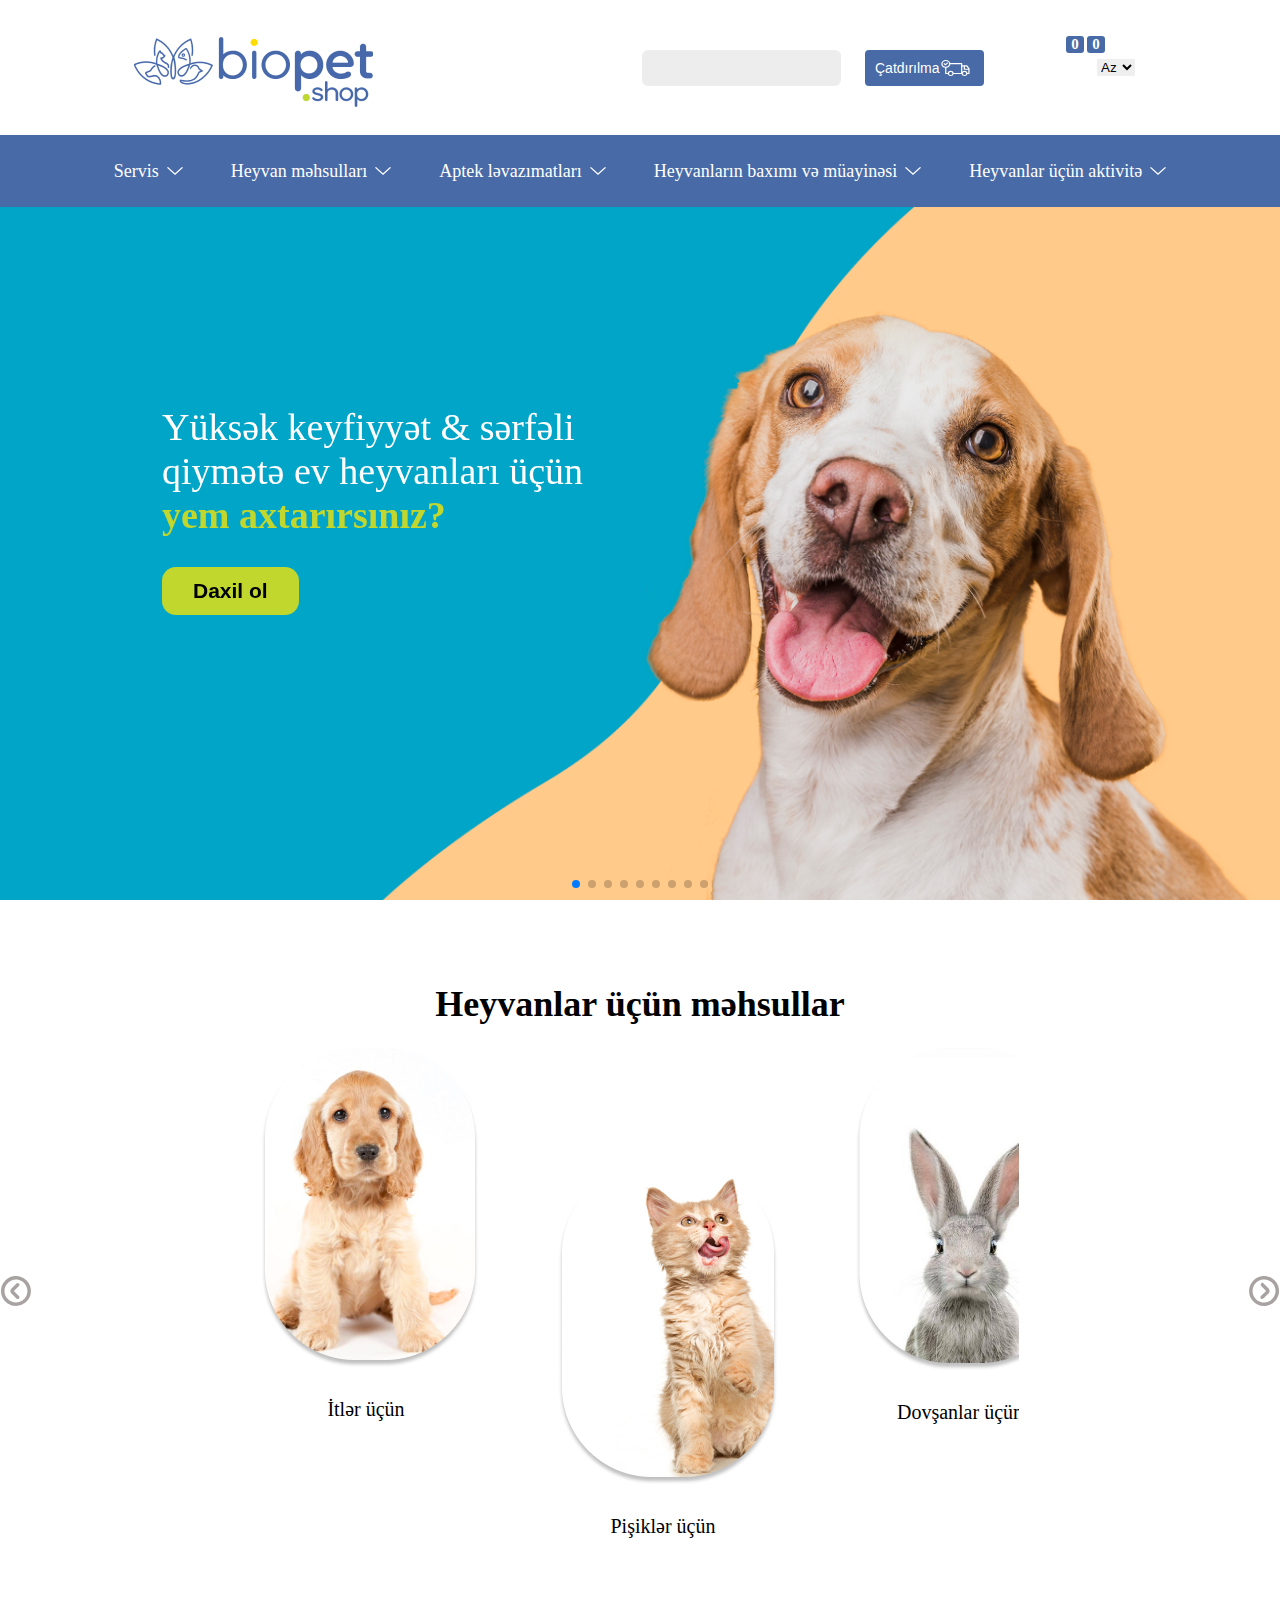
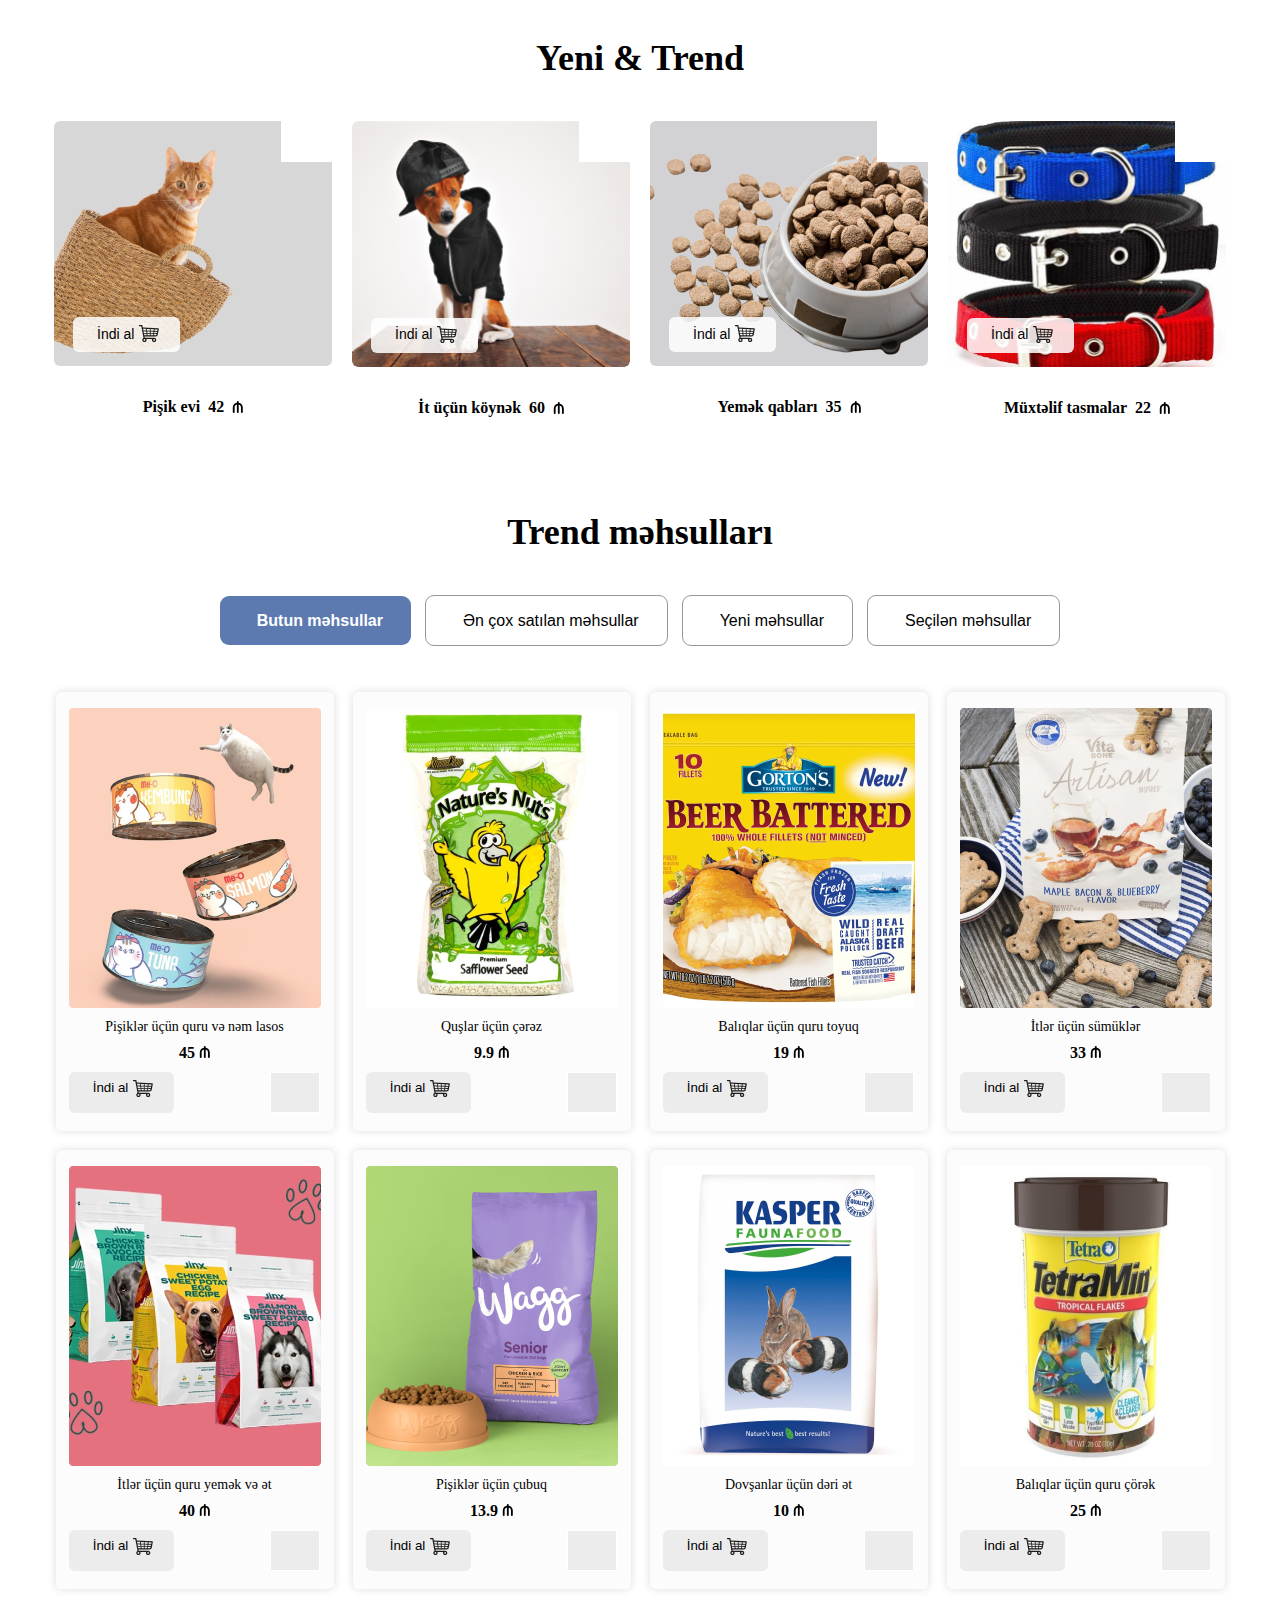
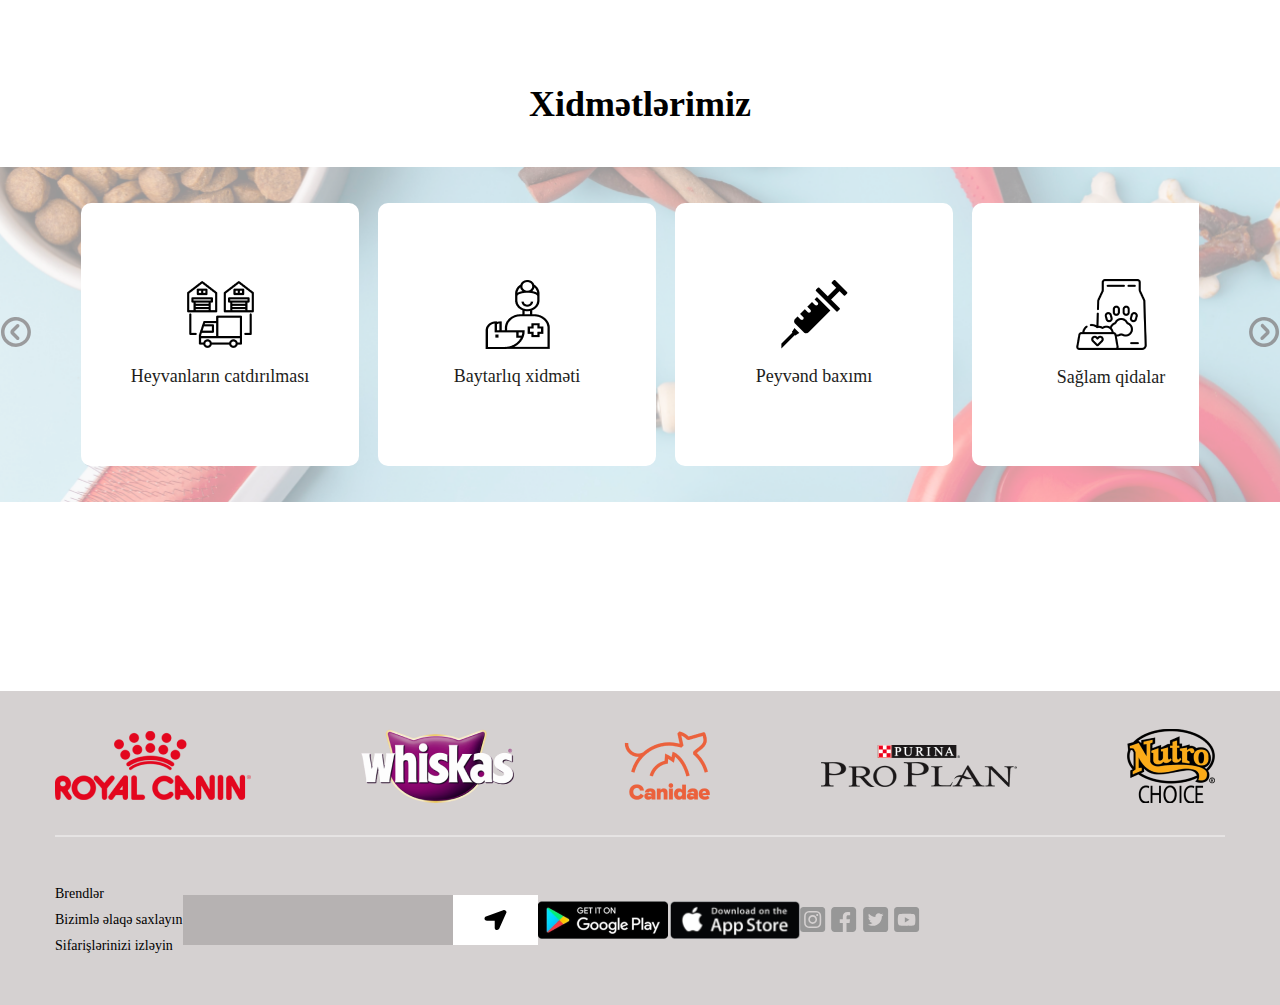
<file: index.html>
<!DOCTYPE html>
<html lang="en">

<head>
    <meta charset="UTF-8">
    <meta name="viewport" content="width=device-width, initial-scale=1.0">
    <title>Document</title>
    <link rel="stylesheet" href="style.css">
    <link rel="stylesheet" href="responsive.css">
    <link rel="stylesheet" href="https://cdnjs.cloudflare.com/ajax/libs/font-awesome/6.4.2/css/all.min.css"
        integrity="sha512-z3gLpd7yknf1YoNbCzqRKc4qyor8gaKU1qmn+CShxbuBusANI9QpRohGBreCFkKxLhei6S9CQXFEbbKuqLg0DA=="
        crossorigin="anonymous" referrerpolicy="no-referrer" />
    <link rel="stylesheet" href="https://cdn.jsdelivr.net/npm/swiper@10/swiper-bundle.min.css" />

</head>

<body>
    <header>
        <div class="header_head_container">
            <img src="./images/249d0859-6e00-4bd6-bae3-7f50f2a73db7 1.png" alt="">
            <div class="header_right_icons">
                <div class="btn_inp">
                    <div class="search_icon">
                        <input type="text" class="search">
                        <i class="fa-solid fa-magnifying-glass"></i>
                    </div>
                    <button class="btn">
                        Çatdırılma
                        <svg  xmlns="http://www.w3.org/2000/svg" width="29" height="16" viewBox="0 0 29 16" fill="none">
                            <path
                                d="M4.13164 7.78243V13.5319C4.13164 13.8243 4.41272 14.0669 4.75167 14.0669H6.82671C7.16566 15.1797 8.33132 16 9.72019 16C11.1091 16 12.283 15.1797 12.6137 14.0669H20.6079C20.9469 15.1797 22.1126 16 23.5014 16C24.8903 16 26.0642 15.1797 26.3949 14.0669H27.9326C28.2715 14.0669 28.5526 13.8243 28.5526 13.5319V8.48863C28.5526 8.3745 28.5113 8.2675 28.4369 8.1819L26.2874 5.56398C26.1717 5.42131 25.9815 5.33571 25.7831 5.33571H21.3024V3.65225C21.3024 3.35979 21.0213 3.11725 20.6823 3.11725H9.25723C8.82734 1.34106 7.00032 0 4.8178 0C2.31288 0 0.279175 1.75479 0.279175 3.91618C0.279175 5.87071 1.95739 7.4971 4.13164 7.78243ZM9.72019 14.93C8.75294 14.93 7.96757 14.2523 7.96757 13.4177C7.96757 12.5831 8.75294 11.9055 9.72019 11.9055C10.6874 11.9055 11.4728 12.5831 11.4728 13.4177C11.4728 14.2523 10.6792 14.93 9.72019 14.93ZM23.5014 14.93C22.5342 14.93 21.7488 14.2523 21.7488 13.4177C21.7488 12.5831 22.5342 11.9055 23.5014 11.9055C24.4687 11.9055 25.254 12.5831 25.254 13.4177C25.254 14.2523 24.4687 14.93 23.5014 14.93ZM27.3125 8.66696V8.75256H23.9396V6.41284H25.4607L27.3125 8.66696ZM22.6995 6.41284V9.28756C22.6995 9.58003 22.9806 9.82256 23.3195 9.82256H27.3125V12.9969H26.4528C26.2213 11.77 24.9812 10.8355 23.5014 10.8355C22.6334 10.8355 21.848 11.1565 21.3024 11.6701V6.41284H22.6995ZM20.0623 13.004H12.6715C12.4401 11.7771 11.2 10.8426 9.72019 10.8426C8.24038 10.8426 7.00032 11.7771 6.76884 13.004H5.3717V7.80383C7.51288 7.57557 9.19109 6.06331 9.3399 4.19438H20.0623V13.004ZM4.8178 1.07713C6.63656 1.07713 8.11637 2.35399 8.11637 3.92332C8.11637 5.49264 6.63656 6.7695 4.8178 6.7695C2.99905 6.7695 1.51924 5.49264 1.51924 3.92332C1.51924 2.35399 2.99905 1.07713 4.8178 1.07713Z"
                                fill="white" />
                            <path
                                d="M3.99118 5.13595C4.10692 5.23581 4.26399 5.29288 4.42933 5.29288C4.59467 5.29288 4.75174 5.23581 4.86747 5.13595L6.81019 3.45962C7.04992 3.25275 7.04992 2.91036 6.81019 2.70349C6.57045 2.49662 6.17364 2.49662 5.9339 2.70349L4.42933 4.00175L3.70184 3.37402C3.4621 3.16716 3.0653 3.16716 2.82556 3.37402C2.58582 3.58089 2.58582 3.92329 2.82556 4.13015L3.99118 5.13595Z"
                                fill="white" />
                        </svg>
                    </button>
                </div>
                <div class="header_icons">
                    <i class="fa-solid fa-phone-volume"></i>
                    <i class="fa-regular fa-user"></i>
                    <div class="favourite_icon_container">
                        <i class="fa-regular fa-heart"></i>            
                        <div class="count_div">
                            <span class="favourite_count"></span>
                        </div>
                    </div>
                    <div class="basket_icon_container">
                        <i class="fa-solid fa-cart-shopping cart_shopping"></i>             
                        <div class="count_div">
                            <span class="basket_count"></span>
                        </div>
                    </div>
                    <svg class="bars_icon" width="23" height="16" viewBox="0 0 23 16" fill="none" xmlns="http://www.w3.org/2000/svg">
                        <path
                            d="M21.1766 6.58826H1.41177C0.632078 6.58826 0 7.22033 0 8.00003C0 8.77973 0.632078 9.4118 1.41177 9.4118H21.1766C21.9563 9.4118 22.5884 8.77973 22.5884 8.00003C22.5884 7.22033 21.9563 6.58826 21.1766 6.58826Z"
                            fill="white" />
                        <path
                            d="M1.41177 2.82355H21.1766C21.9563 2.82355 22.5884 2.19147 22.5884 1.41177C22.5884 0.632078 21.9563 0 21.1766 0H1.41177C0.632078 0 0 0.632078 0 1.41177C0 2.19147 0.632078 2.82355 1.41177 2.82355Z"
                            fill="white" />
                        <path
                            d="M21.1766 13.1764H1.41177C0.632078 13.1764 0 13.8085 0 14.5882C0 15.3679 0.632078 15.9999 1.41177 15.9999H21.1766C21.9563 15.9999 22.5884 15.3679 22.5884 14.5882C22.5884 13.8085 21.9563 13.1764 21.1766 13.1764Z"
                            fill="white" />
                    </svg>
                </div>
                <select>
                    <option value="Az">Az</option>
                    <option value="Ru">Ru</option>
                    <option value="En">En</option>
                </select>
            </div>
        </div>
        <nav>
            <svg class="close_icon" xmlns="http://www.w3.org/2000/svg" width="10" height="10" viewBox="0 0 10 10" fill="none">
                <path d="M1 1L9 9M1 9L9 1L1 9Z" stroke="#A9A3A1" stroke-linecap="round" stroke-linejoin="round"/>
            </svg>
            <ul class="nav_list">
                <li class="nav_list_for_animals"><a href="">
                        Servis
                        <svg xmlns="http://www.w3.org/2000/svg" width="16" height="8" viewBox="0 0 16 8" fill="none">
                            <mask id="path-1-inside-1_140_85" fill="white">
                                <path d="M15.03 0L16 0.8625L8 8L0 0.8625L0.965 0L8 6.27083L15.03 0Z" />
                            </mask>
                            <path d="M15.03 0L16 0.8625L8 8L0 0.8625L0.965 0L8 6.27083L15.03 0Z" fill="#4769AC" />
                            <path
                                d="M15.03 0L21.6748 -7.47303L15.0194 -13.3909L8.37336 -7.46251L15.03 0ZM16 0.8625L22.6574 8.32436L31.0351 0.849873L22.6448 -6.61053L16 0.8625ZM8 8L1.34262 15.4619L8 21.4015L14.6574 15.4619L8 8ZM0 0.8625L-6.66399 -6.59345L-15.0135 0.86916L-6.65738 8.32436L0 0.8625ZM0.965 0L7.61901 -7.46487L0.956027 -13.4041L-5.69899 -7.45595L0.965 0ZM8 6.27083L1.34599 13.7357L8.00237 19.669L14.6566 13.7333L8 6.27083ZM8.38517 7.47303L9.35517 8.33553L22.6448 -6.61053L21.6748 -7.47303L8.38517 7.47303ZM9.34262 -6.59936L1.34262 0.538142L14.6574 15.4619L22.6574 8.32436L9.34262 -6.59936ZM14.6574 0.538142L6.65738 -6.59936L-6.65738 8.32436L1.34262 15.4619L14.6574 0.538142ZM6.66399 8.31845L7.62899 7.45595L-5.69899 -7.45595L-6.66399 -6.59345L6.66399 8.31845ZM-5.68901 7.46487L1.34599 13.7357L14.654 -1.19403L7.61901 -7.46487L-5.68901 7.46487ZM14.6566 13.7333L21.6866 7.46251L8.37336 -7.46251L1.34336 -1.19168L14.6566 13.7333Z"
                                fill="white" mask="url(#path-1-inside-1_140_85)" />
                        </svg>
                    </a>
                    <ul class="nav_list_for_animals_list">
                        <li><a href="">İtlər</a></li>
                        <li><a href="">Pişiklər</a></li>
                        <li><a href="">Balıqlar</a></li>
                        <li><a href="">Quşlar</a></li>
                        <li><a href="">Dovşanlar</a></li>
                        <li><a href="">Gəmiricilər</a></li>
                        <li><a href="">Digər heyvanlar</a></li>
                    </ul>
                </li>


                <li class="nav_list_for_animals"><a href="">
                        Heyvan məhsulları
                        <svg xmlns="http://www.w3.org/2000/svg" width="16" height="8" viewBox="0 0 16 8" fill="none">
                            <mask id="path-1-inside-1_140_85" fill="white">
                                <path d="M15.03 0L16 0.8625L8 8L0 0.8625L0.965 0L8 6.27083L15.03 0Z" />
                            </mask>
                            <path d="M15.03 0L16 0.8625L8 8L0 0.8625L0.965 0L8 6.27083L15.03 0Z" fill="#4769AC" />
                            <path
                                d="M15.03 0L21.6748 -7.47303L15.0194 -13.3909L8.37336 -7.46251L15.03 0ZM16 0.8625L22.6574 8.32436L31.0351 0.849873L22.6448 -6.61053L16 0.8625ZM8 8L1.34262 15.4619L8 21.4015L14.6574 15.4619L8 8ZM0 0.8625L-6.66399 -6.59345L-15.0135 0.86916L-6.65738 8.32436L0 0.8625ZM0.965 0L7.61901 -7.46487L0.956027 -13.4041L-5.69899 -7.45595L0.965 0ZM8 6.27083L1.34599 13.7357L8.00237 19.669L14.6566 13.7333L8 6.27083ZM8.38517 7.47303L9.35517 8.33553L22.6448 -6.61053L21.6748 -7.47303L8.38517 7.47303ZM9.34262 -6.59936L1.34262 0.538142L14.6574 15.4619L22.6574 8.32436L9.34262 -6.59936ZM14.6574 0.538142L6.65738 -6.59936L-6.65738 8.32436L1.34262 15.4619L14.6574 0.538142ZM6.66399 8.31845L7.62899 7.45595L-5.69899 -7.45595L-6.66399 -6.59345L6.66399 8.31845ZM-5.68901 7.46487L1.34599 13.7357L14.654 -1.19403L7.61901 -7.46487L-5.68901 7.46487ZM14.6566 13.7333L21.6866 7.46251L8.37336 -7.46251L1.34336 -1.19168L14.6566 13.7333Z"
                                fill="white" mask="url(#path-1-inside-1_140_85)" />
                        </svg>
                    </a>
                    <ul class="nav_list_for_animals_list">
                        <li><a href="">İtlər</a></li>
                        <li><a href="">Pişiklər</a></li>
                        <li><a href="">Balıqlar</a></li>
                        <li><a href="">Quşlar</a></li>
                        <li><a href="">Dovşanlar</a></li>
                        <li><a href="">Gəmiricilər</a></li>
                        <li><a href="">Digər heyvanlar</a></li>
                    </ul>
                </li>


                <li class="nav_list_for_animals"><a href="">
                        Aptek ləvazımatları
                        <svg xmlns="http://www.w3.org/2000/svg" width="16" height="8" viewBox="0 0 16 8" fill="none">
                            <mask id="path-1-inside-1_140_85" fill="white">
                                <path d="M15.03 0L16 0.8625L8 8L0 0.8625L0.965 0L8 6.27083L15.03 0Z" />
                            </mask>
                            <path d="M15.03 0L16 0.8625L8 8L0 0.8625L0.965 0L8 6.27083L15.03 0Z" fill="#4769AC" />
                            <path
                                d="M15.03 0L21.6748 -7.47303L15.0194 -13.3909L8.37336 -7.46251L15.03 0ZM16 0.8625L22.6574 8.32436L31.0351 0.849873L22.6448 -6.61053L16 0.8625ZM8 8L1.34262 15.4619L8 21.4015L14.6574 15.4619L8 8ZM0 0.8625L-6.66399 -6.59345L-15.0135 0.86916L-6.65738 8.32436L0 0.8625ZM0.965 0L7.61901 -7.46487L0.956027 -13.4041L-5.69899 -7.45595L0.965 0ZM8 6.27083L1.34599 13.7357L8.00237 19.669L14.6566 13.7333L8 6.27083ZM8.38517 7.47303L9.35517 8.33553L22.6448 -6.61053L21.6748 -7.47303L8.38517 7.47303ZM9.34262 -6.59936L1.34262 0.538142L14.6574 15.4619L22.6574 8.32436L9.34262 -6.59936ZM14.6574 0.538142L6.65738 -6.59936L-6.65738 8.32436L1.34262 15.4619L14.6574 0.538142ZM6.66399 8.31845L7.62899 7.45595L-5.69899 -7.45595L-6.66399 -6.59345L6.66399 8.31845ZM-5.68901 7.46487L1.34599 13.7357L14.654 -1.19403L7.61901 -7.46487L-5.68901 7.46487ZM14.6566 13.7333L21.6866 7.46251L8.37336 -7.46251L1.34336 -1.19168L14.6566 13.7333Z"
                                fill="white" mask="url(#path-1-inside-1_140_85)" />
                        </svg>
                    </a>
                    <ul class="nav_list_for_animals_list">
                        <li><a href="">İtlər</a></li>
                        <li><a href="">Pişiklər</a></li>
                        <li><a href="">Balıqlar</a></li>
                        <li><a href="">Quşlar</a></li>
                        <li><a href="">Dovşanlar</a></li>
                        <li><a href="">Gəmiricilər</a></li>
                        <li><a href="">Digər heyvanlar</a></li>
                    </ul>
                </li>


                <li class="nav_list_for_animals"><a href="">
                        Heyvanların baxımı və müayinəsi
                        <svg xmlns="http://www.w3.org/2000/svg" width="16" height="8" viewBox="0 0 16 8" fill="none">
                            <mask id="path-1-inside-1_140_85" fill="white">
                                <path d="M15.03 0L16 0.8625L8 8L0 0.8625L0.965 0L8 6.27083L15.03 0Z" />
                            </mask>
                            <path d="M15.03 0L16 0.8625L8 8L0 0.8625L0.965 0L8 6.27083L15.03 0Z" fill="#4769AC" />
                            <path
                                d="M15.03 0L21.6748 -7.47303L15.0194 -13.3909L8.37336 -7.46251L15.03 0ZM16 0.8625L22.6574 8.32436L31.0351 0.849873L22.6448 -6.61053L16 0.8625ZM8 8L1.34262 15.4619L8 21.4015L14.6574 15.4619L8 8ZM0 0.8625L-6.66399 -6.59345L-15.0135 0.86916L-6.65738 8.32436L0 0.8625ZM0.965 0L7.61901 -7.46487L0.956027 -13.4041L-5.69899 -7.45595L0.965 0ZM8 6.27083L1.34599 13.7357L8.00237 19.669L14.6566 13.7333L8 6.27083ZM8.38517 7.47303L9.35517 8.33553L22.6448 -6.61053L21.6748 -7.47303L8.38517 7.47303ZM9.34262 -6.59936L1.34262 0.538142L14.6574 15.4619L22.6574 8.32436L9.34262 -6.59936ZM14.6574 0.538142L6.65738 -6.59936L-6.65738 8.32436L1.34262 15.4619L14.6574 0.538142ZM6.66399 8.31845L7.62899 7.45595L-5.69899 -7.45595L-6.66399 -6.59345L6.66399 8.31845ZM-5.68901 7.46487L1.34599 13.7357L14.654 -1.19403L7.61901 -7.46487L-5.68901 7.46487ZM14.6566 13.7333L21.6866 7.46251L8.37336 -7.46251L1.34336 -1.19168L14.6566 13.7333Z"
                                fill="white" mask="url(#path-1-inside-1_140_85)" />
                        </svg>
                    </a>
                    <ul class="nav_list_for_animals_list">
                        <li><a href="">İtlər</a></li>
                        <li><a href="">Pişiklər</a></li>
                        <li><a href="">Balıqlar</a></li>
                        <li><a href="">Quşlar</a></li>
                        <li><a href="">Dovşanlar</a></li>
                        <li><a href="">Gəmiricilər</a></li>
                        <li><a href="">Digər heyvanlar</a></li>
                    </ul>
                </li>


                <li class="nav_list_for_animals"><a href="">
                        Heyvanlar üçün aktivitə
                        <svg xmlns="http://www.w3.org/2000/svg" width="16" height="8" viewBox="0 0 16 8" fill="none">
                            <mask id="path-1-inside-1_140_85" fill="white">
                                <path d="M15.03 0L16 0.8625L8 8L0 0.8625L0.965 0L8 6.27083L15.03 0Z" />
                            </mask>
                            <path d="M15.03 0L16 0.8625L8 8L0 0.8625L0.965 0L8 6.27083L15.03 0Z" fill="#4769AC" />
                            <path
                                d="M15.03 0L21.6748 -7.47303L15.0194 -13.3909L8.37336 -7.46251L15.03 0ZM16 0.8625L22.6574 8.32436L31.0351 0.849873L22.6448 -6.61053L16 0.8625ZM8 8L1.34262 15.4619L8 21.4015L14.6574 15.4619L8 8ZM0 0.8625L-6.66399 -6.59345L-15.0135 0.86916L-6.65738 8.32436L0 0.8625ZM0.965 0L7.61901 -7.46487L0.956027 -13.4041L-5.69899 -7.45595L0.965 0ZM8 6.27083L1.34599 13.7357L8.00237 19.669L14.6566 13.7333L8 6.27083ZM8.38517 7.47303L9.35517 8.33553L22.6448 -6.61053L21.6748 -7.47303L8.38517 7.47303ZM9.34262 -6.59936L1.34262 0.538142L14.6574 15.4619L22.6574 8.32436L9.34262 -6.59936ZM14.6574 0.538142L6.65738 -6.59936L-6.65738 8.32436L1.34262 15.4619L14.6574 0.538142ZM6.66399 8.31845L7.62899 7.45595L-5.69899 -7.45595L-6.66399 -6.59345L6.66399 8.31845ZM-5.68901 7.46487L1.34599 13.7357L14.654 -1.19403L7.61901 -7.46487L-5.68901 7.46487ZM14.6566 13.7333L21.6866 7.46251L8.37336 -7.46251L1.34336 -1.19168L14.6566 13.7333Z"
                                fill="white" mask="url(#path-1-inside-1_140_85)" />
                        </svg>
                    </a>
                    <ul class="nav_list_for_animals_list">
                        <li><a href="">İtlər</a></li>
                        <li><a href="">Pişiklər</a></li>
                        <li><a href="">Balıqlar</a></li>
                        <li><a href="">Quşlar</a></li>
                        <li><a href="">Dovşanlar</a></li>
                        <li><a href="">Gəmiricilər</a></li>
                        <li><a href="">Digər heyvanlar</a></li>
                    </ul>
                </li>

            </ul>
        </nav>
        <!-- <div class="header_middle_container">
            <h1>Yüksək keyfiyyət & sərfəli
                qiymətə ev heyvanları üçün</h1>
            <h2>yem axtarırsınız?</h2>
            <button>Daxil ol</button>
            
        </div> -->
        <div class="swiper mySwiper header_slider_container">
            <div class="swiper-wrapper">
                <div class="swiper-slide header_middle_container">
                    <h1>Yüksək keyfiyyət & sərfəli
                        qiymətə ev heyvanları üçün <span>yem axtarırsınız?</span></h1>

                    <button>Daxil ol</button>
                </div>
                <div class="swiper-slide header_middle_container">
                    <h1>Yüksək keyfiyyət & sərfəli
                        qiymətə ev heyvanları üçün <span>yem axtarırsınız?</span></h1>

                    <button>Daxil ol</button>
                </div>
                <div class="swiper-slide header_middle_container">
                    <h1>Yüksək keyfiyyət & sərfəli
                        qiymətə ev heyvanları üçün <span>yem axtarırsınız?</span></h1>

                    <button>Daxil ol</button>
                </div>
                <div class="swiper-slide header_middle_container">
                    <h1>Yüksək keyfiyyət & sərfəli
                        qiymətə ev heyvanları üçün <span>yem axtarırsınız?</span></h1>

                    <button>Daxil ol</button>
                </div>
                <div class="swiper-slide header_middle_container">
                    <h1>Yüksək keyfiyyət & sərfəli
                        qiymətə ev heyvanları üçün <span>yem axtarırsınız?</span></h1>

                    <button>Daxil ol</button>
                </div>
                <div class="swiper-slide header_middle_container">
                    <h1>Yüksək keyfiyyət & sərfəli
                        qiymətə ev heyvanları üçün <span>yem axtarırsınız?</span></h1>

                    <button>Daxil ol</button>
                </div>
                <div class="swiper-slide header_middle_container">
                    <h1>Yüksək keyfiyyət & sərfəli
                        qiymətə ev heyvanları üçün <span>yem axtarırsınız?</span></h1>

                    <button>Daxil ol</button>
                </div>
                <div class="swiper-slide header_middle_container">
                    <h1>Yüksək keyfiyyət & sərfəli
                        qiymətə ev heyvanları üçün <span>yem axtarırsınız?</span></h1>

                    <button>Daxil ol</button>
                </div>
                <div class="swiper-slide header_middle_container">
                    <h1>Yüksək keyfiyyət & sərfəli
                        qiymətə ev heyvanları üçün <span>yem axtarırsınız?</span></h1>

                    <button>Daxil ol</button>
                </div>
            </div>
            <div class="swiper-pagination"></div>
        </div>
    </header>

    <main>
        <section>
            <div class="products_for_animals">
                <h2 class="section_header_products">Heyvanlar üçün məhsullar</h2>
                <div class="slider_container slider_container1">
                    <div class="left_icon">
                        <svg xmlns="http://www.w3.org/2000/svg" width="31" height="30" viewBox="0 0 31 30" fill="none">
                            <path
                                d="M30.9416 15C30.9416 12.0333 30.0625 9.13319 28.4154 6.66645C26.7684 4.19971 24.4273 2.27713 21.6883 1.14181C18.9493 0.00649871 15.9354 -0.290551 13.0277 0.288227C10.1201 0.867005 7.44917 2.29562 5.35283 4.3934C3.2565 6.49119 1.82889 9.16393 1.25051 12.0736C0.672134 14.9834 0.968978 17.9994 2.1035 20.7402C3.23803 23.4811 5.15928 25.8238 7.6243 27.472C10.0893 29.1203 12.9874 30 15.9521 30C17.921 30.0016 19.8709 29.6147 21.6902 28.8615C23.5096 28.1083 25.1627 27.0034 26.5549 25.6102C27.9472 24.217 29.0512 22.5628 29.8039 20.7422C30.5567 18.9216 30.9433 16.9703 30.9416 15ZM4.48945 15C4.48945 12.7313 5.16172 10.5136 6.42125 8.62728C7.68078 6.74096 9.47099 5.27074 11.5655 4.40256C13.66 3.53438 15.9648 3.30723 18.1883 3.74982C20.4118 4.19242 22.4543 5.28488 24.0574 6.88907C25.6604 8.49326 26.7521 10.5371 27.1944 12.7622C27.6367 14.9873 27.4097 17.2936 26.5421 19.3896C25.6746 21.4856 24.2054 23.277 22.3204 24.5374C20.4353 25.7978 18.2192 26.4706 15.9521 26.4706C14.4459 26.4736 12.954 26.179 11.5619 25.6036C10.1699 25.0282 8.90504 24.1834 7.84003 23.1177C6.77503 22.0519 5.93081 20.7862 5.35583 19.3932C4.78085 18.0001 4.48643 16.5072 4.48945 15ZM18.8618 20.0294L13.9241 15L18.95 9.97059C19.2719 9.64184 19.4512 9.19924 19.4489 8.73895C19.4466 8.27867 19.2628 7.83789 18.9376 7.51242C18.6123 7.18694 18.1719 7.00306 17.7119 7.00074C17.2519 6.99841 16.8096 7.17783 16.4811 7.5L11.4552 12.5294C11.1202 12.8568 10.854 13.248 10.6723 13.6798C10.4906 14.1117 10.397 14.5755 10.397 15.0441C10.397 15.5127 10.4906 15.9766 10.6723 16.4084C10.854 16.8403 11.1202 17.2314 11.4552 17.5588L16.4811 22.5882C16.6404 22.7555 16.8319 22.8886 17.0441 22.9795C17.2563 23.0705 17.4847 23.1174 17.7155 23.1174C17.9464 23.1174 18.1748 23.0705 18.387 22.9795C18.5992 22.8886 18.7907 22.7555 18.95 22.5882C19.5672 21.7941 19.5672 20.6471 18.8618 20.0294Z"
                                fill="#6B6161" fill-opacity="0.59" />
                        </svg>
                    </div>
                    <div class="animals_container" id="animals">
                        <div class="card">
                            <img src="./images/image 3.png" alt="">
                            <p>İtlər üçün</p>
                        </div>
                        <div class="card card_middle">
                            <img src="./images/cat-white-background 1.png" alt="">
                            <p>Pişiklər üçün</p>
                        </div>
                        <div class="card">
                            <img src="./images/image 2.png" alt="">
                            <p>Dovşanlar üçün</p>
                        </div>
                        <div class="card">
                            <img src="./images/image 3.png" alt="">
                            <p>İtlər üçün</p>
                        </div>
                        <div class="card card_middle">
                            <img src="./images/cat-white-background 1.png" alt="">
                            <p>Pişiklər üçün</p>
                        </div>
                        <div class="card">
                            <img src="./images/image 2.png" alt="">
                            <p>Dovşanlar üçün</p>
                        </div>
                        <div class="card">
                            <img src="./images/image 3.png" alt="">
                            <p>İtlər üçün</p>
                        </div>
                        <div class="card card_middle">
                            <img src="./images/cat-white-background 1.png" alt="">
                            <p>Pişiklər üçün</p>
                        </div>
                        <div class="card">
                            <img src="./images/image 2.png" alt="">
                            <p>Dovşanlar üçün</p>
                        </div>
                        <div class="card">
                            <img src="./images/image 3.png" alt="">
                            <p>İtlər üçün</p>
                        </div>
                        <div class="card card_middle">
                            <img src="./images/cat-white-background 1.png" alt="">
                            <p>Pişiklər üçün</p>
                        </div>
                        <div class="card">
                            <img src="./images/image 2.png" alt="">
                            <p>Dovşanlar üçün</p>
                        </div>

                    </div>
                    <div class="right_icon">
                        <svg xmlns="http://www.w3.org/2000/svg" width="31" height="30" viewBox="0 0 31 30" fill="none">
                            <path
                                d="M0.0639726 14.6406C-0.00708145 17.6064 0.802332 20.5268 2.38986 23.0323C3.97738 25.5378 6.27172 27.516 8.98273 28.7167C11.6937 29.9174 14.6997 30.2866 17.6204 29.7777C20.5411 29.2689 23.2454 27.9047 25.3914 25.8578C27.5374 23.8109 29.0286 21.1732 29.6765 18.2782C30.3244 15.3832 30.0999 12.3609 29.0313 9.59362C27.9628 6.82632 26.0982 4.43824 23.6733 2.73137C21.2485 1.02451 18.3723 0.0755224 15.4085 0.00441918C13.4402 -0.0444271 11.4816 0.295573 9.6447 1.00496C7.80783 1.71436 6.12876 2.77922 4.70356 4.13863C3.27836 5.49804 2.13499 7.12531 1.33888 8.92735C0.542771 10.7294 0.109539 12.6708 0.0639726 14.6406ZM26.5086 15.275C26.4543 17.543 25.7291 19.744 24.4247 21.5995C23.1204 23.4551 21.2955 24.882 19.1807 25.6997C17.066 26.5173 14.7565 26.6892 12.5442 26.1934C10.3319 25.6976 8.31622 24.5564 6.75202 22.9143C5.18783 21.2721 4.14538 19.2026 3.75651 16.9676C3.36764 14.7326 3.64981 12.4323 4.56734 10.3578C5.48487 8.28319 6.99655 6.52749 8.91122 5.31266C10.8259 4.09783 13.0575 3.47844 15.324 3.53281C16.8298 3.56591 18.3142 3.89624 19.6921 4.50484C21.07 5.11344 22.3142 5.98833 23.3534 7.07931C24.3926 8.17029 25.2062 9.45588 25.7477 10.8623C26.2891 12.2687 26.5477 13.7683 26.5086 15.275ZM12.2608 9.90233L17.0767 15.0487L11.9317 19.9561C11.602 20.2771 11.4122 20.7152 11.4035 21.1754C11.3948 21.6357 11.5679 22.0807 11.8853 22.4139C12.2026 22.7471 12.6386 22.9415 13.0983 22.9548C13.5581 22.9682 14.0046 22.7994 14.3407 22.4852L19.4857 17.5778C19.8284 17.2585 20.1039 16.8739 20.2959 16.4465C20.4879 16.0191 20.5926 15.5576 20.6038 15.0892C20.615 14.6208 20.5326 14.1548 20.3612 13.7187C20.1899 13.2826 19.9332 12.8852 19.6061 12.5498L14.7021 7.40135C14.5469 7.23036 14.3586 7.09269 14.1487 6.99667C13.9387 6.90065 13.7115 6.84828 13.4807 6.84275C13.2499 6.83721 13.0204 6.87862 12.8061 6.96446C12.5918 7.0503 12.3972 7.17879 12.2339 7.34214C11.5979 8.12122 11.5704 9.26795 12.2608 9.90233Z"
                                fill="#6B6161" fill-opacity="0.59" />
                        </svg>
                    </div>
                </div>
            </div>
        </section>
        <section>
            <div class="new_trend">
                <h2 class="section_header">Yeni & Trend</h2>
                <div class="grid_card_container">


                </div>
            </div>
        </section>
        <section>
            <div class="trend_products">
                <h2 class="section_header">Trend məhsulları</h2>
                <div class="btns">
                    <button data-name="butun" class="new_btn active_btn">Butun məhsullar</button>
                    <button data-name="enCoxSatilan" class="new_btn">Ən çox satılan məhsullar</button>
                    <button data-name="yeni" class="new_btn">Yeni məhsullar</button>
                    <button data-name="secilen" class="new_btn">Seçilən məhsullar</button>
                </div>
                <!-- <select class="select_filter">

                </select> -->
                
                    <div class="grid_product_card_container">
                        <!-- <div class="product_card">
                            <img src="./images/Me-O Cat Food - Pets - Package Inspiration 1.png" alt="">
                            <p class="title">Pişiklər üçün quru və nəm lasos</p>
                            <p class="product_price">45
                                <svg xmlns="http://www.w3.org/2000/svg" width="11" height="12" viewBox="0 0 11 12"
                                    fill="none">
                                    <path
                                        d="M10.7993 6.42857V11.1429C10.7993 11.6167 10.3925 12 9.89089 12C9.38925 12 8.98242 11.6167 8.98242 11.1429V6.42857C8.98242 5.07429 8.02002 3.94018 6.71127 3.56786V11.1429C6.71127 11.6167 6.30445 12 5.80281 12C5.30117 12 4.89435 11.6167 4.89435 11.1429V3.56786C3.5856 3.94018 2.6232 5.07321 2.6232 6.42857V11.1429C2.6232 11.6167 2.21638 12 1.71474 12C1.21309 12 0.806274 11.6167 0.806274 11.1429V6.42857C0.806274 4.12259 2.5721 2.20179 4.89435 1.79732V0.857143C4.89435 0.383304 5.30117 0 5.80281 0C6.30445 0 6.71127 0.383304 6.71127 0.857143V1.79625C9.03353 2.20179 10.7993 4.12232 10.7993 6.42857Z"
                                        fill="black" />
                                </svg>
                            </p>
                            <div class="icon_btn">
                                <button class="basket_button">
                                    <p>İndi al</p>
                                    <svg xmlns="http://www.w3.org/2000/svg" width="21" height="17" viewBox="0 0 21 17"
                                        fill="none">
                                        <path
                                            d="M1.47245 0H3.83407C3.85639 0 3.87535 0.0102163 3.89705 0.012459C3.94234 0.016994 3.98467 0.0243697 4.02711 0.0382241C4.06264 0.0497361 4.09471 0.0639393 4.12709 0.0811826C4.16435 0.101067 4.19794 0.122646 4.23042 0.149508C4.26031 0.174126 4.28567 0.20034 4.31037 0.229893C4.33584 0.260342 4.35759 0.29134 4.37691 0.326624C4.39688 0.362855 4.41091 0.400032 4.42316 0.4402C4.42982 0.461978 4.4442 0.479471 4.44847 0.502345L4.80614 2.41898L20.0902 3.29475C20.1487 3.29076 20.2004 3.29913 20.2658 3.30511C20.6054 3.33541 20.8575 3.62725 20.8322 3.96055C20.8302 3.98567 20.827 4.00999 20.8221 4.03391L19.7572 9.72875C19.5136 10.6118 18.7634 11.5033 17.635 11.5033H6.50152L6.7399 12.7807H16.1082C17.2943 12.7807 18.2596 13.7272 18.2596 14.8902C18.2596 16.0535 17.2943 17 16.1082 17C14.9221 17 13.9568 16.0535 13.9568 14.8902C13.9568 14.5732 14.0336 14.2754 14.1619 14.0055H8.40916C8.53745 14.2754 8.61425 14.5732 8.61425 14.8902C8.61425 16.0535 7.64894 17 6.46284 17C5.27675 17 4.31144 16.0535 4.31144 14.8902C4.31144 14.0632 4.80395 13.3531 5.51238 13.0075L3.31345 1.22477H1.47245C1.12764 1.22477 0.847885 0.950469 0.847885 0.612383C0.847885 0.274296 1.12764 0 1.47245 0ZM5.82598 7.88338L8.47265 7.92415L8.3285 6.4202L5.53759 6.33817L5.82598 7.88338ZM19.0482 6.73531L16.4034 6.65757L16.2304 8.04355L18.7966 8.08307L19.0482 6.73531ZM15.5679 6.633L12.6609 6.54758V7.98858L15.3934 8.0307L15.5679 6.633ZM12.6609 5.73032L15.6696 5.81878L15.8618 4.27935L12.6609 4.09586V5.73032ZM11.8281 4.04812L8.92165 3.88146L9.08877 5.62532L11.8281 5.70585V4.04812ZM12.6609 8.80529V10.2785H15.1127L15.2916 8.84581L12.6609 8.80529ZM11.8281 8.79249L9.3887 8.75496L9.53473 10.2785H11.8281V8.79249ZM11.8281 7.97578V6.52311L9.1673 6.44487L9.31033 7.937L11.8281 7.97578ZM5.38425 5.51643L8.24997 5.60065L8.08062 3.83327L5.03755 3.6588L5.38425 5.51643ZM16.6945 4.3271L16.5051 5.8433L19.2 5.92254C19.3136 5.31763 19.404 4.84753 19.4811 4.48682L16.6945 4.3271ZM18.5397 9.45884L18.6446 8.89744L16.1286 8.85872L15.9513 10.2785H17.635C18.1701 10.2785 18.4682 9.71001 18.5397 9.45884ZM8.69827 10.2785L8.55102 8.74205L5.97882 8.70243L6.27296 10.2785H8.69827ZM15.2059 14.8902C15.2059 15.3781 15.6105 15.7752 16.1082 15.7752C16.6059 15.7752 17.0105 15.3781 17.0105 14.8902C17.0105 14.4022 16.6059 14.0055 16.1082 14.0055C15.6105 14.0055 15.2059 14.4022 15.2059 14.8902ZM6.46284 15.7752C6.96054 15.7752 7.36513 15.3781 7.36513 14.8902C7.36513 14.4022 6.96054 14.0055 6.46284 14.0055C5.96515 14.0055 5.56056 14.4022 5.56056 14.8902C5.56056 15.3781 5.96515 15.7752 6.46284 15.7752Z"
                                            fill="#1D1D1B" />
                                    </svg>
                                </button>
                                <div class="heart_card_icon">
                                    <svg xmlns="http://www.w3.org/2000/svg" width="22" height="18" viewBox="0 0 22 18"
                                        fill="none">
                                        <path
                                            d="M20.1046 9.26959C22.2642 7.14738 22.2642 3.69662 20.1046 1.59166C17.9451 -0.530554 14.4336 -0.530554 12.2741 1.59166L11.2206 2.62689L10.1672 1.59166C8.00763 -0.530554 4.49616 -0.530554 2.35417 1.59166C1.30073 2.60963 0.738892 3.98994 0.738892 5.43925C0.738892 6.88857 1.31828 8.25162 2.35417 9.28685L11.2206 18L20.1046 9.26959ZM2.12592 5.43925C2.12592 4.35226 2.5473 3.33429 3.33738 2.57513C4.14502 1.78145 5.19846 1.38462 6.2519 1.38462C7.30534 1.38462 8.35878 1.78145 9.16642 2.57513L11.2206 4.57656L13.2748 2.55787C14.8901 0.970525 17.5062 0.970525 19.1039 2.55787C19.8764 3.31704 20.3153 4.33501 20.3153 5.422C20.3153 6.50899 19.894 7.52696 19.1039 8.28613L11.2206 16.0503L3.33738 8.30338C2.56486 7.52696 2.12592 6.50899 2.12592 5.43925Z"
                                            fill="black" />
                                    </svg>
                                </div>
                            </div>
                        </div>
                        <div class="product_card">
                            <img src="./images/Natures Nuts 00029 8 Lbs Premium Safflower Seed (Pack of 4) 1.png"
                                alt="">
                            <p class="title">Quşlar üçün çərəz</p>
                            <p class="product_price">9.90
                                <svg xmlns="http://www.w3.org/2000/svg" width="11" height="12" viewBox="0 0 11 12"
                                    fill="none">
                                    <path
                                        d="M10.7993 6.42857V11.1429C10.7993 11.6167 10.3925 12 9.89089 12C9.38925 12 8.98242 11.6167 8.98242 11.1429V6.42857C8.98242 5.07429 8.02002 3.94018 6.71127 3.56786V11.1429C6.71127 11.6167 6.30445 12 5.80281 12C5.30117 12 4.89435 11.6167 4.89435 11.1429V3.56786C3.5856 3.94018 2.6232 5.07321 2.6232 6.42857V11.1429C2.6232 11.6167 2.21638 12 1.71474 12C1.21309 12 0.806274 11.6167 0.806274 11.1429V6.42857C0.806274 4.12259 2.5721 2.20179 4.89435 1.79732V0.857143C4.89435 0.383304 5.30117 0 5.80281 0C6.30445 0 6.71127 0.383304 6.71127 0.857143V1.79625C9.03353 2.20179 10.7993 4.12232 10.7993 6.42857Z"
                                        fill="black" />
                                </svg>
                            </p>
                            <div class="icon_btn">
                                <button class="basket_button">
                                    <p>İndi al</p>
                                    <svg xmlns="http://www.w3.org/2000/svg" width="21" height="17" viewBox="0 0 21 17"
                                        fill="none">
                                        <path
                                            d="M1.47245 0H3.83407C3.85639 0 3.87535 0.0102163 3.89705 0.012459C3.94234 0.016994 3.98467 0.0243697 4.02711 0.0382241C4.06264 0.0497361 4.09471 0.0639393 4.12709 0.0811826C4.16435 0.101067 4.19794 0.122646 4.23042 0.149508C4.26031 0.174126 4.28567 0.20034 4.31037 0.229893C4.33584 0.260342 4.35759 0.29134 4.37691 0.326624C4.39688 0.362855 4.41091 0.400032 4.42316 0.4402C4.42982 0.461978 4.4442 0.479471 4.44847 0.502345L4.80614 2.41898L20.0902 3.29475C20.1487 3.29076 20.2004 3.29913 20.2658 3.30511C20.6054 3.33541 20.8575 3.62725 20.8322 3.96055C20.8302 3.98567 20.827 4.00999 20.8221 4.03391L19.7572 9.72875C19.5136 10.6118 18.7634 11.5033 17.635 11.5033H6.50152L6.7399 12.7807H16.1082C17.2943 12.7807 18.2596 13.7272 18.2596 14.8902C18.2596 16.0535 17.2943 17 16.1082 17C14.9221 17 13.9568 16.0535 13.9568 14.8902C13.9568 14.5732 14.0336 14.2754 14.1619 14.0055H8.40916C8.53745 14.2754 8.61425 14.5732 8.61425 14.8902C8.61425 16.0535 7.64894 17 6.46284 17C5.27675 17 4.31144 16.0535 4.31144 14.8902C4.31144 14.0632 4.80395 13.3531 5.51238 13.0075L3.31345 1.22477H1.47245C1.12764 1.22477 0.847885 0.950469 0.847885 0.612383C0.847885 0.274296 1.12764 0 1.47245 0ZM5.82598 7.88338L8.47265 7.92415L8.3285 6.4202L5.53759 6.33817L5.82598 7.88338ZM19.0482 6.73531L16.4034 6.65757L16.2304 8.04355L18.7966 8.08307L19.0482 6.73531ZM15.5679 6.633L12.6609 6.54758V7.98858L15.3934 8.0307L15.5679 6.633ZM12.6609 5.73032L15.6696 5.81878L15.8618 4.27935L12.6609 4.09586V5.73032ZM11.8281 4.04812L8.92165 3.88146L9.08877 5.62532L11.8281 5.70585V4.04812ZM12.6609 8.80529V10.2785H15.1127L15.2916 8.84581L12.6609 8.80529ZM11.8281 8.79249L9.3887 8.75496L9.53473 10.2785H11.8281V8.79249ZM11.8281 7.97578V6.52311L9.1673 6.44487L9.31033 7.937L11.8281 7.97578ZM5.38425 5.51643L8.24997 5.60065L8.08062 3.83327L5.03755 3.6588L5.38425 5.51643ZM16.6945 4.3271L16.5051 5.8433L19.2 5.92254C19.3136 5.31763 19.404 4.84753 19.4811 4.48682L16.6945 4.3271ZM18.5397 9.45884L18.6446 8.89744L16.1286 8.85872L15.9513 10.2785H17.635C18.1701 10.2785 18.4682 9.71001 18.5397 9.45884ZM8.69827 10.2785L8.55102 8.74205L5.97882 8.70243L6.27296 10.2785H8.69827ZM15.2059 14.8902C15.2059 15.3781 15.6105 15.7752 16.1082 15.7752C16.6059 15.7752 17.0105 15.3781 17.0105 14.8902C17.0105 14.4022 16.6059 14.0055 16.1082 14.0055C15.6105 14.0055 15.2059 14.4022 15.2059 14.8902ZM6.46284 15.7752C6.96054 15.7752 7.36513 15.3781 7.36513 14.8902C7.36513 14.4022 6.96054 14.0055 6.46284 14.0055C5.96515 14.0055 5.56056 14.4022 5.56056 14.8902C5.56056 15.3781 5.96515 15.7752 6.46284 15.7752Z"
                                            fill="#1D1D1B" />
                                    </svg>
                                </button>
                                <div class="heart_card_icon">
                                    <svg xmlns="http://www.w3.org/2000/svg" width="22" height="18" viewBox="0 0 22 18"
                                        fill="none">
                                        <path
                                            d="M20.1046 9.26959C22.2642 7.14738 22.2642 3.69662 20.1046 1.59166C17.9451 -0.530554 14.4336 -0.530554 12.2741 1.59166L11.2206 2.62689L10.1672 1.59166C8.00763 -0.530554 4.49616 -0.530554 2.35417 1.59166C1.30073 2.60963 0.738892 3.98994 0.738892 5.43925C0.738892 6.88857 1.31828 8.25162 2.35417 9.28685L11.2206 18L20.1046 9.26959ZM2.12592 5.43925C2.12592 4.35226 2.5473 3.33429 3.33738 2.57513C4.14502 1.78145 5.19846 1.38462 6.2519 1.38462C7.30534 1.38462 8.35878 1.78145 9.16642 2.57513L11.2206 4.57656L13.2748 2.55787C14.8901 0.970525 17.5062 0.970525 19.1039 2.55787C19.8764 3.31704 20.3153 4.33501 20.3153 5.422C20.3153 6.50899 19.894 7.52696 19.1039 8.28613L11.2206 16.0503L3.33738 8.30338C2.56486 7.52696 2.12592 6.50899 2.12592 5.43925Z"
                                            fill="black" />
                                    </svg>
                                </div>
                            </div>
                        </div>
                        <div class="product_card">
                            <img src="./images/image 5.png" alt="">
                            <p class="title">Balıqlar üçün quru toyuq</p>
                            <p class="product_price">19
                                <svg xmlns="http://www.w3.org/2000/svg" width="11" height="12" viewBox="0 0 11 12"
                                    fill="none">
                                    <path
                                        d="M10.7993 6.42857V11.1429C10.7993 11.6167 10.3925 12 9.89089 12C9.38925 12 8.98242 11.6167 8.98242 11.1429V6.42857C8.98242 5.07429 8.02002 3.94018 6.71127 3.56786V11.1429C6.71127 11.6167 6.30445 12 5.80281 12C5.30117 12 4.89435 11.6167 4.89435 11.1429V3.56786C3.5856 3.94018 2.6232 5.07321 2.6232 6.42857V11.1429C2.6232 11.6167 2.21638 12 1.71474 12C1.21309 12 0.806274 11.6167 0.806274 11.1429V6.42857C0.806274 4.12259 2.5721 2.20179 4.89435 1.79732V0.857143C4.89435 0.383304 5.30117 0 5.80281 0C6.30445 0 6.71127 0.383304 6.71127 0.857143V1.79625C9.03353 2.20179 10.7993 4.12232 10.7993 6.42857Z"
                                        fill="black" />
                                </svg>
                            </p>
                            <div class="icon_btn">
                                <button class="basket_button">
                                    <p>İndi al</p>
                                    <svg xmlns="http://www.w3.org/2000/svg" width="21" height="17" viewBox="0 0 21 17"
                                        fill="none">
                                        <path
                                            d="M1.47245 0H3.83407C3.85639 0 3.87535 0.0102163 3.89705 0.012459C3.94234 0.016994 3.98467 0.0243697 4.02711 0.0382241C4.06264 0.0497361 4.09471 0.0639393 4.12709 0.0811826C4.16435 0.101067 4.19794 0.122646 4.23042 0.149508C4.26031 0.174126 4.28567 0.20034 4.31037 0.229893C4.33584 0.260342 4.35759 0.29134 4.37691 0.326624C4.39688 0.362855 4.41091 0.400032 4.42316 0.4402C4.42982 0.461978 4.4442 0.479471 4.44847 0.502345L4.80614 2.41898L20.0902 3.29475C20.1487 3.29076 20.2004 3.29913 20.2658 3.30511C20.6054 3.33541 20.8575 3.62725 20.8322 3.96055C20.8302 3.98567 20.827 4.00999 20.8221 4.03391L19.7572 9.72875C19.5136 10.6118 18.7634 11.5033 17.635 11.5033H6.50152L6.7399 12.7807H16.1082C17.2943 12.7807 18.2596 13.7272 18.2596 14.8902C18.2596 16.0535 17.2943 17 16.1082 17C14.9221 17 13.9568 16.0535 13.9568 14.8902C13.9568 14.5732 14.0336 14.2754 14.1619 14.0055H8.40916C8.53745 14.2754 8.61425 14.5732 8.61425 14.8902C8.61425 16.0535 7.64894 17 6.46284 17C5.27675 17 4.31144 16.0535 4.31144 14.8902C4.31144 14.0632 4.80395 13.3531 5.51238 13.0075L3.31345 1.22477H1.47245C1.12764 1.22477 0.847885 0.950469 0.847885 0.612383C0.847885 0.274296 1.12764 0 1.47245 0ZM5.82598 7.88338L8.47265 7.92415L8.3285 6.4202L5.53759 6.33817L5.82598 7.88338ZM19.0482 6.73531L16.4034 6.65757L16.2304 8.04355L18.7966 8.08307L19.0482 6.73531ZM15.5679 6.633L12.6609 6.54758V7.98858L15.3934 8.0307L15.5679 6.633ZM12.6609 5.73032L15.6696 5.81878L15.8618 4.27935L12.6609 4.09586V5.73032ZM11.8281 4.04812L8.92165 3.88146L9.08877 5.62532L11.8281 5.70585V4.04812ZM12.6609 8.80529V10.2785H15.1127L15.2916 8.84581L12.6609 8.80529ZM11.8281 8.79249L9.3887 8.75496L9.53473 10.2785H11.8281V8.79249ZM11.8281 7.97578V6.52311L9.1673 6.44487L9.31033 7.937L11.8281 7.97578ZM5.38425 5.51643L8.24997 5.60065L8.08062 3.83327L5.03755 3.6588L5.38425 5.51643ZM16.6945 4.3271L16.5051 5.8433L19.2 5.92254C19.3136 5.31763 19.404 4.84753 19.4811 4.48682L16.6945 4.3271ZM18.5397 9.45884L18.6446 8.89744L16.1286 8.85872L15.9513 10.2785H17.635C18.1701 10.2785 18.4682 9.71001 18.5397 9.45884ZM8.69827 10.2785L8.55102 8.74205L5.97882 8.70243L6.27296 10.2785H8.69827ZM15.2059 14.8902C15.2059 15.3781 15.6105 15.7752 16.1082 15.7752C16.6059 15.7752 17.0105 15.3781 17.0105 14.8902C17.0105 14.4022 16.6059 14.0055 16.1082 14.0055C15.6105 14.0055 15.2059 14.4022 15.2059 14.8902ZM6.46284 15.7752C6.96054 15.7752 7.36513 15.3781 7.36513 14.8902C7.36513 14.4022 6.96054 14.0055 6.46284 14.0055C5.96515 14.0055 5.56056 14.4022 5.56056 14.8902C5.56056 15.3781 5.96515 15.7752 6.46284 15.7752Z"
                                            fill="#1D1D1B" />
                                    </svg>
                                </button>
                                <div class="heart_card_icon">
                                    <svg xmlns="http://www.w3.org/2000/svg" width="22" height="18" viewBox="0 0 22 18"
                                        fill="none">
                                        <path
                                            d="M20.1046 9.26959C22.2642 7.14738 22.2642 3.69662 20.1046 1.59166C17.9451 -0.530554 14.4336 -0.530554 12.2741 1.59166L11.2206 2.62689L10.1672 1.59166C8.00763 -0.530554 4.49616 -0.530554 2.35417 1.59166C1.30073 2.60963 0.738892 3.98994 0.738892 5.43925C0.738892 6.88857 1.31828 8.25162 2.35417 9.28685L11.2206 18L20.1046 9.26959ZM2.12592 5.43925C2.12592 4.35226 2.5473 3.33429 3.33738 2.57513C4.14502 1.78145 5.19846 1.38462 6.2519 1.38462C7.30534 1.38462 8.35878 1.78145 9.16642 2.57513L11.2206 4.57656L13.2748 2.55787C14.8901 0.970525 17.5062 0.970525 19.1039 2.55787C19.8764 3.31704 20.3153 4.33501 20.3153 5.422C20.3153 6.50899 19.894 7.52696 19.1039 8.28613L11.2206 16.0503L3.33738 8.30338C2.56486 7.52696 2.12592 6.50899 2.12592 5.43925Z"
                                            fill="black" />
                                    </svg>
                                </div>
                            </div>
                        </div>
                        <div class="product_card">
                            <img src="./images/Dog Friendly Kennebunk, Maine - Daily Dog Tag 1.png" alt="">
                            <p class="title">İtlər üçün sümüklər</p>
                            <p class="product_price">33
                                <svg xmlns="http://www.w3.org/2000/svg" width="11" height="12" viewBox="0 0 11 12"
                                    fill="none">
                                    <path
                                        d="M10.7993 6.42857V11.1429C10.7993 11.6167 10.3925 12 9.89089 12C9.38925 12 8.98242 11.6167 8.98242 11.1429V6.42857C8.98242 5.07429 8.02002 3.94018 6.71127 3.56786V11.1429C6.71127 11.6167 6.30445 12 5.80281 12C5.30117 12 4.89435 11.6167 4.89435 11.1429V3.56786C3.5856 3.94018 2.6232 5.07321 2.6232 6.42857V11.1429C2.6232 11.6167 2.21638 12 1.71474 12C1.21309 12 0.806274 11.6167 0.806274 11.1429V6.42857C0.806274 4.12259 2.5721 2.20179 4.89435 1.79732V0.857143C4.89435 0.383304 5.30117 0 5.80281 0C6.30445 0 6.71127 0.383304 6.71127 0.857143V1.79625C9.03353 2.20179 10.7993 4.12232 10.7993 6.42857Z"
                                        fill="black" />
                                </svg>
                            </p>
                            <div class="icon_btn">
                                <button class="basket_button">
                                    <p>İndi al</p>
                                    <svg xmlns="http://www.w3.org/2000/svg" width="21" height="17" viewBox="0 0 21 17"
                                        fill="none">
                                        <path
                                            d="M1.47245 0H3.83407C3.85639 0 3.87535 0.0102163 3.89705 0.012459C3.94234 0.016994 3.98467 0.0243697 4.02711 0.0382241C4.06264 0.0497361 4.09471 0.0639393 4.12709 0.0811826C4.16435 0.101067 4.19794 0.122646 4.23042 0.149508C4.26031 0.174126 4.28567 0.20034 4.31037 0.229893C4.33584 0.260342 4.35759 0.29134 4.37691 0.326624C4.39688 0.362855 4.41091 0.400032 4.42316 0.4402C4.42982 0.461978 4.4442 0.479471 4.44847 0.502345L4.80614 2.41898L20.0902 3.29475C20.1487 3.29076 20.2004 3.29913 20.2658 3.30511C20.6054 3.33541 20.8575 3.62725 20.8322 3.96055C20.8302 3.98567 20.827 4.00999 20.8221 4.03391L19.7572 9.72875C19.5136 10.6118 18.7634 11.5033 17.635 11.5033H6.50152L6.7399 12.7807H16.1082C17.2943 12.7807 18.2596 13.7272 18.2596 14.8902C18.2596 16.0535 17.2943 17 16.1082 17C14.9221 17 13.9568 16.0535 13.9568 14.8902C13.9568 14.5732 14.0336 14.2754 14.1619 14.0055H8.40916C8.53745 14.2754 8.61425 14.5732 8.61425 14.8902C8.61425 16.0535 7.64894 17 6.46284 17C5.27675 17 4.31144 16.0535 4.31144 14.8902C4.31144 14.0632 4.80395 13.3531 5.51238 13.0075L3.31345 1.22477H1.47245C1.12764 1.22477 0.847885 0.950469 0.847885 0.612383C0.847885 0.274296 1.12764 0 1.47245 0ZM5.82598 7.88338L8.47265 7.92415L8.3285 6.4202L5.53759 6.33817L5.82598 7.88338ZM19.0482 6.73531L16.4034 6.65757L16.2304 8.04355L18.7966 8.08307L19.0482 6.73531ZM15.5679 6.633L12.6609 6.54758V7.98858L15.3934 8.0307L15.5679 6.633ZM12.6609 5.73032L15.6696 5.81878L15.8618 4.27935L12.6609 4.09586V5.73032ZM11.8281 4.04812L8.92165 3.88146L9.08877 5.62532L11.8281 5.70585V4.04812ZM12.6609 8.80529V10.2785H15.1127L15.2916 8.84581L12.6609 8.80529ZM11.8281 8.79249L9.3887 8.75496L9.53473 10.2785H11.8281V8.79249ZM11.8281 7.97578V6.52311L9.1673 6.44487L9.31033 7.937L11.8281 7.97578ZM5.38425 5.51643L8.24997 5.60065L8.08062 3.83327L5.03755 3.6588L5.38425 5.51643ZM16.6945 4.3271L16.5051 5.8433L19.2 5.92254C19.3136 5.31763 19.404 4.84753 19.4811 4.48682L16.6945 4.3271ZM18.5397 9.45884L18.6446 8.89744L16.1286 8.85872L15.9513 10.2785H17.635C18.1701 10.2785 18.4682 9.71001 18.5397 9.45884ZM8.69827 10.2785L8.55102 8.74205L5.97882 8.70243L6.27296 10.2785H8.69827ZM15.2059 14.8902C15.2059 15.3781 15.6105 15.7752 16.1082 15.7752C16.6059 15.7752 17.0105 15.3781 17.0105 14.8902C17.0105 14.4022 16.6059 14.0055 16.1082 14.0055C15.6105 14.0055 15.2059 14.4022 15.2059 14.8902ZM6.46284 15.7752C6.96054 15.7752 7.36513 15.3781 7.36513 14.8902C7.36513 14.4022 6.96054 14.0055 6.46284 14.0055C5.96515 14.0055 5.56056 14.4022 5.56056 14.8902C5.56056 15.3781 5.96515 15.7752 6.46284 15.7752Z"
                                            fill="#1D1D1B" />
                                    </svg>
                                </button>
                                <div class="heart_card_icon">
                                    <svg xmlns="http://www.w3.org/2000/svg" width="22" height="18" viewBox="0 0 22 18"
                                        fill="none">
                                        <path
                                            d="M20.1046 9.26959C22.2642 7.14738 22.2642 3.69662 20.1046 1.59166C17.9451 -0.530554 14.4336 -0.530554 12.2741 1.59166L11.2206 2.62689L10.1672 1.59166C8.00763 -0.530554 4.49616 -0.530554 2.35417 1.59166C1.30073 2.60963 0.738892 3.98994 0.738892 5.43925C0.738892 6.88857 1.31828 8.25162 2.35417 9.28685L11.2206 18L20.1046 9.26959ZM2.12592 5.43925C2.12592 4.35226 2.5473 3.33429 3.33738 2.57513C4.14502 1.78145 5.19846 1.38462 6.2519 1.38462C7.30534 1.38462 8.35878 1.78145 9.16642 2.57513L11.2206 4.57656L13.2748 2.55787C14.8901 0.970525 17.5062 0.970525 19.1039 2.55787C19.8764 3.31704 20.3153 4.33501 20.3153 5.422C20.3153 6.50899 19.894 7.52696 19.1039 8.28613L11.2206 16.0503L3.33738 8.30338C2.56486 7.52696 2.12592 6.50899 2.12592 5.43925Z"
                                            fill="black" />
                                    </svg>
                                </div>
                            </div>
                        </div>
                        <div class="product_card">
                            <img src="./images/JINX_ Premium Dog Food Made for Modern Dogs 1.png" alt="">
                            <p class="title">İtlər üçün quru yemək və ət</p>
                            <p class="product_price">40
                                <svg xmlns="http://www.w3.org/2000/svg" width="11" height="12" viewBox="0 0 11 12"
                                    fill="none">
                                    <path
                                        d="M10.7993 6.42857V11.1429C10.7993 11.6167 10.3925 12 9.89089 12C9.38925 12 8.98242 11.6167 8.98242 11.1429V6.42857C8.98242 5.07429 8.02002 3.94018 6.71127 3.56786V11.1429C6.71127 11.6167 6.30445 12 5.80281 12C5.30117 12 4.89435 11.6167 4.89435 11.1429V3.56786C3.5856 3.94018 2.6232 5.07321 2.6232 6.42857V11.1429C2.6232 11.6167 2.21638 12 1.71474 12C1.21309 12 0.806274 11.6167 0.806274 11.1429V6.42857C0.806274 4.12259 2.5721 2.20179 4.89435 1.79732V0.857143C4.89435 0.383304 5.30117 0 5.80281 0C6.30445 0 6.71127 0.383304 6.71127 0.857143V1.79625C9.03353 2.20179 10.7993 4.12232 10.7993 6.42857Z"
                                        fill="black" />
                                </svg>
                            </p>
                            <div class="icon_btn">
                                <button class="basket_button">
                                    <p>İndi al</p>
                                    <svg xmlns="http://www.w3.org/2000/svg" width="21" height="17" viewBox="0 0 21 17"
                                        fill="none">
                                        <path
                                            d="M1.47245 0H3.83407C3.85639 0 3.87535 0.0102163 3.89705 0.012459C3.94234 0.016994 3.98467 0.0243697 4.02711 0.0382241C4.06264 0.0497361 4.09471 0.0639393 4.12709 0.0811826C4.16435 0.101067 4.19794 0.122646 4.23042 0.149508C4.26031 0.174126 4.28567 0.20034 4.31037 0.229893C4.33584 0.260342 4.35759 0.29134 4.37691 0.326624C4.39688 0.362855 4.41091 0.400032 4.42316 0.4402C4.42982 0.461978 4.4442 0.479471 4.44847 0.502345L4.80614 2.41898L20.0902 3.29475C20.1487 3.29076 20.2004 3.29913 20.2658 3.30511C20.6054 3.33541 20.8575 3.62725 20.8322 3.96055C20.8302 3.98567 20.827 4.00999 20.8221 4.03391L19.7572 9.72875C19.5136 10.6118 18.7634 11.5033 17.635 11.5033H6.50152L6.7399 12.7807H16.1082C17.2943 12.7807 18.2596 13.7272 18.2596 14.8902C18.2596 16.0535 17.2943 17 16.1082 17C14.9221 17 13.9568 16.0535 13.9568 14.8902C13.9568 14.5732 14.0336 14.2754 14.1619 14.0055H8.40916C8.53745 14.2754 8.61425 14.5732 8.61425 14.8902C8.61425 16.0535 7.64894 17 6.46284 17C5.27675 17 4.31144 16.0535 4.31144 14.8902C4.31144 14.0632 4.80395 13.3531 5.51238 13.0075L3.31345 1.22477H1.47245C1.12764 1.22477 0.847885 0.950469 0.847885 0.612383C0.847885 0.274296 1.12764 0 1.47245 0ZM5.82598 7.88338L8.47265 7.92415L8.3285 6.4202L5.53759 6.33817L5.82598 7.88338ZM19.0482 6.73531L16.4034 6.65757L16.2304 8.04355L18.7966 8.08307L19.0482 6.73531ZM15.5679 6.633L12.6609 6.54758V7.98858L15.3934 8.0307L15.5679 6.633ZM12.6609 5.73032L15.6696 5.81878L15.8618 4.27935L12.6609 4.09586V5.73032ZM11.8281 4.04812L8.92165 3.88146L9.08877 5.62532L11.8281 5.70585V4.04812ZM12.6609 8.80529V10.2785H15.1127L15.2916 8.84581L12.6609 8.80529ZM11.8281 8.79249L9.3887 8.75496L9.53473 10.2785H11.8281V8.79249ZM11.8281 7.97578V6.52311L9.1673 6.44487L9.31033 7.937L11.8281 7.97578ZM5.38425 5.51643L8.24997 5.60065L8.08062 3.83327L5.03755 3.6588L5.38425 5.51643ZM16.6945 4.3271L16.5051 5.8433L19.2 5.92254C19.3136 5.31763 19.404 4.84753 19.4811 4.48682L16.6945 4.3271ZM18.5397 9.45884L18.6446 8.89744L16.1286 8.85872L15.9513 10.2785H17.635C18.1701 10.2785 18.4682 9.71001 18.5397 9.45884ZM8.69827 10.2785L8.55102 8.74205L5.97882 8.70243L6.27296 10.2785H8.69827ZM15.2059 14.8902C15.2059 15.3781 15.6105 15.7752 16.1082 15.7752C16.6059 15.7752 17.0105 15.3781 17.0105 14.8902C17.0105 14.4022 16.6059 14.0055 16.1082 14.0055C15.6105 14.0055 15.2059 14.4022 15.2059 14.8902ZM6.46284 15.7752C6.96054 15.7752 7.36513 15.3781 7.36513 14.8902C7.36513 14.4022 6.96054 14.0055 6.46284 14.0055C5.96515 14.0055 5.56056 14.4022 5.56056 14.8902C5.56056 15.3781 5.96515 15.7752 6.46284 15.7752Z"
                                            fill="#1D1D1B" />
                                    </svg>
                                </button>
                                <div class="heart_card_icon">
                                    <svg xmlns="http://www.w3.org/2000/svg" width="22" height="18" viewBox="0 0 22 18"
                                        fill="none">
                                        <path
                                            d="M20.1046 9.26959C22.2642 7.14738 22.2642 3.69662 20.1046 1.59166C17.9451 -0.530554 14.4336 -0.530554 12.2741 1.59166L11.2206 2.62689L10.1672 1.59166C8.00763 -0.530554 4.49616 -0.530554 2.35417 1.59166C1.30073 2.60963 0.738892 3.98994 0.738892 5.43925C0.738892 6.88857 1.31828 8.25162 2.35417 9.28685L11.2206 18L20.1046 9.26959ZM2.12592 5.43925C2.12592 4.35226 2.5473 3.33429 3.33738 2.57513C4.14502 1.78145 5.19846 1.38462 6.2519 1.38462C7.30534 1.38462 8.35878 1.78145 9.16642 2.57513L11.2206 4.57656L13.2748 2.55787C14.8901 0.970525 17.5062 0.970525 19.1039 2.55787C19.8764 3.31704 20.3153 4.33501 20.3153 5.422C20.3153 6.50899 19.894 7.52696 19.1039 8.28613L11.2206 16.0503L3.33738 8.30338C2.56486 7.52696 2.12592 6.50899 2.12592 5.43925Z"
                                            fill="black" />
                                    </svg>
                                </div>
                            </div>
                        </div>
                        <div class="product_card">
                            <img src="./images/Wagg Sets Tails Going With a Rebrand by Robot Food 1.png" alt="">
                            <p class="title">Pişiklər üçün çubuq</p>
                            <p class="product_price">13.9
                                <svg xmlns="http://www.w3.org/2000/svg" width="11" height="12" viewBox="0 0 11 12"
                                    fill="none">
                                    <path
                                        d="M10.7993 6.42857V11.1429C10.7993 11.6167 10.3925 12 9.89089 12C9.38925 12 8.98242 11.6167 8.98242 11.1429V6.42857C8.98242 5.07429 8.02002 3.94018 6.71127 3.56786V11.1429C6.71127 11.6167 6.30445 12 5.80281 12C5.30117 12 4.89435 11.6167 4.89435 11.1429V3.56786C3.5856 3.94018 2.6232 5.07321 2.6232 6.42857V11.1429C2.6232 11.6167 2.21638 12 1.71474 12C1.21309 12 0.806274 11.6167 0.806274 11.1429V6.42857C0.806274 4.12259 2.5721 2.20179 4.89435 1.79732V0.857143C4.89435 0.383304 5.30117 0 5.80281 0C6.30445 0 6.71127 0.383304 6.71127 0.857143V1.79625C9.03353 2.20179 10.7993 4.12232 10.7993 6.42857Z"
                                        fill="black" />
                                </svg>
                            </p>
                            <div class="icon_btn">
                                <button class="basket_button">
                                    <p>İndi al</p>
                                    <svg xmlns="http://www.w3.org/2000/svg" width="21" height="17" viewBox="0 0 21 17"
                                        fill="none">
                                        <path
                                            d="M1.47245 0H3.83407C3.85639 0 3.87535 0.0102163 3.89705 0.012459C3.94234 0.016994 3.98467 0.0243697 4.02711 0.0382241C4.06264 0.0497361 4.09471 0.0639393 4.12709 0.0811826C4.16435 0.101067 4.19794 0.122646 4.23042 0.149508C4.26031 0.174126 4.28567 0.20034 4.31037 0.229893C4.33584 0.260342 4.35759 0.29134 4.37691 0.326624C4.39688 0.362855 4.41091 0.400032 4.42316 0.4402C4.42982 0.461978 4.4442 0.479471 4.44847 0.502345L4.80614 2.41898L20.0902 3.29475C20.1487 3.29076 20.2004 3.29913 20.2658 3.30511C20.6054 3.33541 20.8575 3.62725 20.8322 3.96055C20.8302 3.98567 20.827 4.00999 20.8221 4.03391L19.7572 9.72875C19.5136 10.6118 18.7634 11.5033 17.635 11.5033H6.50152L6.7399 12.7807H16.1082C17.2943 12.7807 18.2596 13.7272 18.2596 14.8902C18.2596 16.0535 17.2943 17 16.1082 17C14.9221 17 13.9568 16.0535 13.9568 14.8902C13.9568 14.5732 14.0336 14.2754 14.1619 14.0055H8.40916C8.53745 14.2754 8.61425 14.5732 8.61425 14.8902C8.61425 16.0535 7.64894 17 6.46284 17C5.27675 17 4.31144 16.0535 4.31144 14.8902C4.31144 14.0632 4.80395 13.3531 5.51238 13.0075L3.31345 1.22477H1.47245C1.12764 1.22477 0.847885 0.950469 0.847885 0.612383C0.847885 0.274296 1.12764 0 1.47245 0ZM5.82598 7.88338L8.47265 7.92415L8.3285 6.4202L5.53759 6.33817L5.82598 7.88338ZM19.0482 6.73531L16.4034 6.65757L16.2304 8.04355L18.7966 8.08307L19.0482 6.73531ZM15.5679 6.633L12.6609 6.54758V7.98858L15.3934 8.0307L15.5679 6.633ZM12.6609 5.73032L15.6696 5.81878L15.8618 4.27935L12.6609 4.09586V5.73032ZM11.8281 4.04812L8.92165 3.88146L9.08877 5.62532L11.8281 5.70585V4.04812ZM12.6609 8.80529V10.2785H15.1127L15.2916 8.84581L12.6609 8.80529ZM11.8281 8.79249L9.3887 8.75496L9.53473 10.2785H11.8281V8.79249ZM11.8281 7.97578V6.52311L9.1673 6.44487L9.31033 7.937L11.8281 7.97578ZM5.38425 5.51643L8.24997 5.60065L8.08062 3.83327L5.03755 3.6588L5.38425 5.51643ZM16.6945 4.3271L16.5051 5.8433L19.2 5.92254C19.3136 5.31763 19.404 4.84753 19.4811 4.48682L16.6945 4.3271ZM18.5397 9.45884L18.6446 8.89744L16.1286 8.85872L15.9513 10.2785H17.635C18.1701 10.2785 18.4682 9.71001 18.5397 9.45884ZM8.69827 10.2785L8.55102 8.74205L5.97882 8.70243L6.27296 10.2785H8.69827ZM15.2059 14.8902C15.2059 15.3781 15.6105 15.7752 16.1082 15.7752C16.6059 15.7752 17.0105 15.3781 17.0105 14.8902C17.0105 14.4022 16.6059 14.0055 16.1082 14.0055C15.6105 14.0055 15.2059 14.4022 15.2059 14.8902ZM6.46284 15.7752C6.96054 15.7752 7.36513 15.3781 7.36513 14.8902C7.36513 14.4022 6.96054 14.0055 6.46284 14.0055C5.96515 14.0055 5.56056 14.4022 5.56056 14.8902C5.56056 15.3781 5.96515 15.7752 6.46284 15.7752Z"
                                            fill="#1D1D1B" />
                                    </svg>
                                </button>
                                <div class="heart_card_icon">
                                    <svg xmlns="http://www.w3.org/2000/svg" width="22" height="18" viewBox="0 0 22 18"
                                        fill="none">
                                        <path
                                            d="M20.1046 9.26959C22.2642 7.14738 22.2642 3.69662 20.1046 1.59166C17.9451 -0.530554 14.4336 -0.530554 12.2741 1.59166L11.2206 2.62689L10.1672 1.59166C8.00763 -0.530554 4.49616 -0.530554 2.35417 1.59166C1.30073 2.60963 0.738892 3.98994 0.738892 5.43925C0.738892 6.88857 1.31828 8.25162 2.35417 9.28685L11.2206 18L20.1046 9.26959ZM2.12592 5.43925C2.12592 4.35226 2.5473 3.33429 3.33738 2.57513C4.14502 1.78145 5.19846 1.38462 6.2519 1.38462C7.30534 1.38462 8.35878 1.78145 9.16642 2.57513L11.2206 4.57656L13.2748 2.55787C14.8901 0.970525 17.5062 0.970525 19.1039 2.55787C19.8764 3.31704 20.3153 4.33501 20.3153 5.422C20.3153 6.50899 19.894 7.52696 19.1039 8.28613L11.2206 16.0503L3.33738 8.30338C2.56486 7.52696 2.12592 6.50899 2.12592 5.43925Z"
                                            fill="black" />
                                    </svg>
                                </div>
                            </div>
                        </div>
                        <div class="product_card">
                            <img src="./images/Kasper Faunafood Caviakorrel - Caviavoer - 4 kg 1.png" alt="">
                            <p class="title">Dovşanlar üçün dəri ət</p>
                            <p class="product_price">10
                                <svg xmlns="http://www.w3.org/2000/svg" width="11" height="12" viewBox="0 0 11 12"
                                    fill="none">
                                    <path
                                        d="M10.7993 6.42857V11.1429C10.7993 11.6167 10.3925 12 9.89089 12C9.38925 12 8.98242 11.6167 8.98242 11.1429V6.42857C8.98242 5.07429 8.02002 3.94018 6.71127 3.56786V11.1429C6.71127 11.6167 6.30445 12 5.80281 12C5.30117 12 4.89435 11.6167 4.89435 11.1429V3.56786C3.5856 3.94018 2.6232 5.07321 2.6232 6.42857V11.1429C2.6232 11.6167 2.21638 12 1.71474 12C1.21309 12 0.806274 11.6167 0.806274 11.1429V6.42857C0.806274 4.12259 2.5721 2.20179 4.89435 1.79732V0.857143C4.89435 0.383304 5.30117 0 5.80281 0C6.30445 0 6.71127 0.383304 6.71127 0.857143V1.79625C9.03353 2.20179 10.7993 4.12232 10.7993 6.42857Z"
                                        fill="black" />
                                </svg>
                            </p>
                            <div class="icon_btn">
                                <button class="basket_button">
                                    <p>İndi al</p>
                                    <svg xmlns="http://www.w3.org/2000/svg" width="21" height="17" viewBox="0 0 21 17"
                                        fill="none">
                                        <path
                                            d="M1.47245 0H3.83407C3.85639 0 3.87535 0.0102163 3.89705 0.012459C3.94234 0.016994 3.98467 0.0243697 4.02711 0.0382241C4.06264 0.0497361 4.09471 0.0639393 4.12709 0.0811826C4.16435 0.101067 4.19794 0.122646 4.23042 0.149508C4.26031 0.174126 4.28567 0.20034 4.31037 0.229893C4.33584 0.260342 4.35759 0.29134 4.37691 0.326624C4.39688 0.362855 4.41091 0.400032 4.42316 0.4402C4.42982 0.461978 4.4442 0.479471 4.44847 0.502345L4.80614 2.41898L20.0902 3.29475C20.1487 3.29076 20.2004 3.29913 20.2658 3.30511C20.6054 3.33541 20.8575 3.62725 20.8322 3.96055C20.8302 3.98567 20.827 4.00999 20.8221 4.03391L19.7572 9.72875C19.5136 10.6118 18.7634 11.5033 17.635 11.5033H6.50152L6.7399 12.7807H16.1082C17.2943 12.7807 18.2596 13.7272 18.2596 14.8902C18.2596 16.0535 17.2943 17 16.1082 17C14.9221 17 13.9568 16.0535 13.9568 14.8902C13.9568 14.5732 14.0336 14.2754 14.1619 14.0055H8.40916C8.53745 14.2754 8.61425 14.5732 8.61425 14.8902C8.61425 16.0535 7.64894 17 6.46284 17C5.27675 17 4.31144 16.0535 4.31144 14.8902C4.31144 14.0632 4.80395 13.3531 5.51238 13.0075L3.31345 1.22477H1.47245C1.12764 1.22477 0.847885 0.950469 0.847885 0.612383C0.847885 0.274296 1.12764 0 1.47245 0ZM5.82598 7.88338L8.47265 7.92415L8.3285 6.4202L5.53759 6.33817L5.82598 7.88338ZM19.0482 6.73531L16.4034 6.65757L16.2304 8.04355L18.7966 8.08307L19.0482 6.73531ZM15.5679 6.633L12.6609 6.54758V7.98858L15.3934 8.0307L15.5679 6.633ZM12.6609 5.73032L15.6696 5.81878L15.8618 4.27935L12.6609 4.09586V5.73032ZM11.8281 4.04812L8.92165 3.88146L9.08877 5.62532L11.8281 5.70585V4.04812ZM12.6609 8.80529V10.2785H15.1127L15.2916 8.84581L12.6609 8.80529ZM11.8281 8.79249L9.3887 8.75496L9.53473 10.2785H11.8281V8.79249ZM11.8281 7.97578V6.52311L9.1673 6.44487L9.31033 7.937L11.8281 7.97578ZM5.38425 5.51643L8.24997 5.60065L8.08062 3.83327L5.03755 3.6588L5.38425 5.51643ZM16.6945 4.3271L16.5051 5.8433L19.2 5.92254C19.3136 5.31763 19.404 4.84753 19.4811 4.48682L16.6945 4.3271ZM18.5397 9.45884L18.6446 8.89744L16.1286 8.85872L15.9513 10.2785H17.635C18.1701 10.2785 18.4682 9.71001 18.5397 9.45884ZM8.69827 10.2785L8.55102 8.74205L5.97882 8.70243L6.27296 10.2785H8.69827ZM15.2059 14.8902C15.2059 15.3781 15.6105 15.7752 16.1082 15.7752C16.6059 15.7752 17.0105 15.3781 17.0105 14.8902C17.0105 14.4022 16.6059 14.0055 16.1082 14.0055C15.6105 14.0055 15.2059 14.4022 15.2059 14.8902ZM6.46284 15.7752C6.96054 15.7752 7.36513 15.3781 7.36513 14.8902C7.36513 14.4022 6.96054 14.0055 6.46284 14.0055C5.96515 14.0055 5.56056 14.4022 5.56056 14.8902C5.56056 15.3781 5.96515 15.7752 6.46284 15.7752Z"
                                            fill="#1D1D1B" />
                                    </svg>
                                </button>
                                <div class="heart_card_icon">
                                    <svg xmlns="http://www.w3.org/2000/svg" width="22" height="18" viewBox="0 0 22 18"
                                        fill="none">
                                        <path
                                            d="M20.1046 9.26959C22.2642 7.14738 22.2642 3.69662 20.1046 1.59166C17.9451 -0.530554 14.4336 -0.530554 12.2741 1.59166L11.2206 2.62689L10.1672 1.59166C8.00763 -0.530554 4.49616 -0.530554 2.35417 1.59166C1.30073 2.60963 0.738892 3.98994 0.738892 5.43925C0.738892 6.88857 1.31828 8.25162 2.35417 9.28685L11.2206 18L20.1046 9.26959ZM2.12592 5.43925C2.12592 4.35226 2.5473 3.33429 3.33738 2.57513C4.14502 1.78145 5.19846 1.38462 6.2519 1.38462C7.30534 1.38462 8.35878 1.78145 9.16642 2.57513L11.2206 4.57656L13.2748 2.55787C14.8901 0.970525 17.5062 0.970525 19.1039 2.55787C19.8764 3.31704 20.3153 4.33501 20.3153 5.422C20.3153 6.50899 19.894 7.52696 19.1039 8.28613L11.2206 16.0503L3.33738 8.30338C2.56486 7.52696 2.12592 6.50899 2.12592 5.43925Z"
                                            fill="black" />
                                    </svg>
                                </div>
                            </div>
                        </div>
                        <div class="product_card">
                            <img src="./images/image 4.png" alt="">
                            <p class="title">Balıqlar üçün quru çörək</p>
                            <p class="product_price">25
                                <svg xmlns="http://www.w3.org/2000/svg" width="11" height="12" viewBox="0 0 11 12"
                                    fill="none">
                                    <path
                                        d="M10.7993 6.42857V11.1429C10.7993 11.6167 10.3925 12 9.89089 12C9.38925 12 8.98242 11.6167 8.98242 11.1429V6.42857C8.98242 5.07429 8.02002 3.94018 6.71127 3.56786V11.1429C6.71127 11.6167 6.30445 12 5.80281 12C5.30117 12 4.89435 11.6167 4.89435 11.1429V3.56786C3.5856 3.94018 2.6232 5.07321 2.6232 6.42857V11.1429C2.6232 11.6167 2.21638 12 1.71474 12C1.21309 12 0.806274 11.6167 0.806274 11.1429V6.42857C0.806274 4.12259 2.5721 2.20179 4.89435 1.79732V0.857143C4.89435 0.383304 5.30117 0 5.80281 0C6.30445 0 6.71127 0.383304 6.71127 0.857143V1.79625C9.03353 2.20179 10.7993 4.12232 10.7993 6.42857Z"
                                        fill="black" />
                                </svg>
                            </p>
                            <div class="icon_btn">
                                <button class="basket_button">
                                    <p>İndi al</p>
                                    <svg xmlns="http://www.w3.org/2000/svg" width="21" height="17" viewBox="0 0 21 17"
                                        fill="none">
                                        <path
                                            d="M1.47245 0H3.83407C3.85639 0 3.87535 0.0102163 3.89705 0.012459C3.94234 0.016994 3.98467 0.0243697 4.02711 0.0382241C4.06264 0.0497361 4.09471 0.0639393 4.12709 0.0811826C4.16435 0.101067 4.19794 0.122646 4.23042 0.149508C4.26031 0.174126 4.28567 0.20034 4.31037 0.229893C4.33584 0.260342 4.35759 0.29134 4.37691 0.326624C4.39688 0.362855 4.41091 0.400032 4.42316 0.4402C4.42982 0.461978 4.4442 0.479471 4.44847 0.502345L4.80614 2.41898L20.0902 3.29475C20.1487 3.29076 20.2004 3.29913 20.2658 3.30511C20.6054 3.33541 20.8575 3.62725 20.8322 3.96055C20.8302 3.98567 20.827 4.00999 20.8221 4.03391L19.7572 9.72875C19.5136 10.6118 18.7634 11.5033 17.635 11.5033H6.50152L6.7399 12.7807H16.1082C17.2943 12.7807 18.2596 13.7272 18.2596 14.8902C18.2596 16.0535 17.2943 17 16.1082 17C14.9221 17 13.9568 16.0535 13.9568 14.8902C13.9568 14.5732 14.0336 14.2754 14.1619 14.0055H8.40916C8.53745 14.2754 8.61425 14.5732 8.61425 14.8902C8.61425 16.0535 7.64894 17 6.46284 17C5.27675 17 4.31144 16.0535 4.31144 14.8902C4.31144 14.0632 4.80395 13.3531 5.51238 13.0075L3.31345 1.22477H1.47245C1.12764 1.22477 0.847885 0.950469 0.847885 0.612383C0.847885 0.274296 1.12764 0 1.47245 0ZM5.82598 7.88338L8.47265 7.92415L8.3285 6.4202L5.53759 6.33817L5.82598 7.88338ZM19.0482 6.73531L16.4034 6.65757L16.2304 8.04355L18.7966 8.08307L19.0482 6.73531ZM15.5679 6.633L12.6609 6.54758V7.98858L15.3934 8.0307L15.5679 6.633ZM12.6609 5.73032L15.6696 5.81878L15.8618 4.27935L12.6609 4.09586V5.73032ZM11.8281 4.04812L8.92165 3.88146L9.08877 5.62532L11.8281 5.70585V4.04812ZM12.6609 8.80529V10.2785H15.1127L15.2916 8.84581L12.6609 8.80529ZM11.8281 8.79249L9.3887 8.75496L9.53473 10.2785H11.8281V8.79249ZM11.8281 7.97578V6.52311L9.1673 6.44487L9.31033 7.937L11.8281 7.97578ZM5.38425 5.51643L8.24997 5.60065L8.08062 3.83327L5.03755 3.6588L5.38425 5.51643ZM16.6945 4.3271L16.5051 5.8433L19.2 5.92254C19.3136 5.31763 19.404 4.84753 19.4811 4.48682L16.6945 4.3271ZM18.5397 9.45884L18.6446 8.89744L16.1286 8.85872L15.9513 10.2785H17.635C18.1701 10.2785 18.4682 9.71001 18.5397 9.45884ZM8.69827 10.2785L8.55102 8.74205L5.97882 8.70243L6.27296 10.2785H8.69827ZM15.2059 14.8902C15.2059 15.3781 15.6105 15.7752 16.1082 15.7752C16.6059 15.7752 17.0105 15.3781 17.0105 14.8902C17.0105 14.4022 16.6059 14.0055 16.1082 14.0055C15.6105 14.0055 15.2059 14.4022 15.2059 14.8902ZM6.46284 15.7752C6.96054 15.7752 7.36513 15.3781 7.36513 14.8902C7.36513 14.4022 6.96054 14.0055 6.46284 14.0055C5.96515 14.0055 5.56056 14.4022 5.56056 14.8902C5.56056 15.3781 5.96515 15.7752 6.46284 15.7752Z"
                                            fill="#1D1D1B" />
                                    </svg>
                                </button>
                                <div class="heart_card_icon">
                                    <svg xmlns="http://www.w3.org/2000/svg" width="22" height="18" viewBox="0 0 22 18"
                                        fill="none">
                                        <path
                                            d="M20.1046 9.26959C22.2642 7.14738 22.2642 3.69662 20.1046 1.59166C17.9451 -0.530554 14.4336 -0.530554 12.2741 1.59166L11.2206 2.62689L10.1672 1.59166C8.00763 -0.530554 4.49616 -0.530554 2.35417 1.59166C1.30073 2.60963 0.738892 3.98994 0.738892 5.43925C0.738892 6.88857 1.31828 8.25162 2.35417 9.28685L11.2206 18L20.1046 9.26959ZM2.12592 5.43925C2.12592 4.35226 2.5473 3.33429 3.33738 2.57513C4.14502 1.78145 5.19846 1.38462 6.2519 1.38462C7.30534 1.38462 8.35878 1.78145 9.16642 2.57513L11.2206 4.57656L13.2748 2.55787C14.8901 0.970525 17.5062 0.970525 19.1039 2.55787C19.8764 3.31704 20.3153 4.33501 20.3153 5.422C20.3153 6.50899 19.894 7.52696 19.1039 8.28613L11.2206 16.0503L3.33738 8.30338C2.56486 7.52696 2.12592 6.50899 2.12592 5.43925Z"
                                            fill="black" />
                                    </svg>
                                </div>
                            </div>
                        </div> -->
                    </div>
            </div>
        </section>
        <section>
            <div class="services">
                <h2 class="section_header">Xidmətlərimiz</h2>
                <div class="service_cards">
                    <div class="slider_container">
                        <div class="left_2_icon">
                            <svg xmlns="http://www.w3.org/2000/svg" width="31" height="30" viewBox="0 0 31 30"
                                fill="none">
                                <path
                                    d="M30.9416 15C30.9416 12.0333 30.0625 9.13319 28.4154 6.66645C26.7684 4.19971 24.4273 2.27713 21.6883 1.14181C18.9493 0.00649871 15.9354 -0.290551 13.0277 0.288227C10.1201 0.867005 7.44917 2.29562 5.35283 4.3934C3.2565 6.49119 1.82889 9.16393 1.25051 12.0736C0.672134 14.9834 0.968978 17.9994 2.1035 20.7402C3.23803 23.4811 5.15928 25.8238 7.6243 27.472C10.0893 29.1203 12.9874 30 15.9521 30C17.921 30.0016 19.8709 29.6147 21.6902 28.8615C23.5096 28.1083 25.1627 27.0034 26.5549 25.6102C27.9472 24.217 29.0512 22.5628 29.8039 20.7422C30.5567 18.9216 30.9433 16.9703 30.9416 15ZM4.48945 15C4.48945 12.7313 5.16172 10.5136 6.42125 8.62728C7.68078 6.74096 9.47099 5.27074 11.5655 4.40256C13.66 3.53438 15.9648 3.30723 18.1883 3.74982C20.4118 4.19242 22.4543 5.28488 24.0574 6.88907C25.6604 8.49326 26.7521 10.5371 27.1944 12.7622C27.6367 14.9873 27.4097 17.2936 26.5421 19.3896C25.6746 21.4856 24.2054 23.277 22.3204 24.5374C20.4353 25.7978 18.2192 26.4706 15.9521 26.4706C14.4459 26.4736 12.954 26.179 11.5619 25.6036C10.1699 25.0282 8.90504 24.1834 7.84003 23.1177C6.77503 22.0519 5.93081 20.7862 5.35583 19.3932C4.78085 18.0001 4.48643 16.5072 4.48945 15ZM18.8618 20.0294L13.9241 15L18.95 9.97059C19.2719 9.64184 19.4512 9.19924 19.4489 8.73895C19.4466 8.27867 19.2628 7.83789 18.9376 7.51242C18.6123 7.18694 18.1719 7.00306 17.7119 7.00074C17.2519 6.99841 16.8096 7.17783 16.4811 7.5L11.4552 12.5294C11.1202 12.8568 10.854 13.248 10.6723 13.6798C10.4906 14.1117 10.397 14.5755 10.397 15.0441C10.397 15.5127 10.4906 15.9766 10.6723 16.4084C10.854 16.8403 11.1202 17.2314 11.4552 17.5588L16.4811 22.5882C16.6404 22.7555 16.8319 22.8886 17.0441 22.9795C17.2563 23.0705 17.4847 23.1174 17.7155 23.1174C17.9464 23.1174 18.1748 23.0705 18.387 22.9795C18.5992 22.8886 18.7907 22.7555 18.95 22.5882C19.5672 21.7941 19.5672 20.6471 18.8618 20.0294Z"
                                    fill="#6B6161" fill-opacity="0.59" />
                            </svg>
                        </div>
                        <div class="service_card_container" id="card_service">
                            <div class="service_card">
                                <img src="./images/distribution 1.png" alt="">
                                <p>Heyvanların catdırılması</p>
                            </div>
                            <div class="service_card">
                                <img src="./images/Group 26.png" alt="">
                                <p>Baytarlıq xidməti</p>
                            </div>
                            <div class="service_card">
                                <img src="./images/Group 41.png" alt="">
                                <p>Peyvənd baxımı</p>
                            </div>
                            <div class="service_card">
                                <img src="./images/pet-food 1.png" alt="">
                                <p>Sağlam qidalar</p>
                            </div>
                            <div class="service_card">
                                <img src="./images/Group 26.png" alt="">
                                <p>Baytarlıq xidməti</p>
                            </div>
                            <div class="service_card">
                                <img src="./images/distribution 1.png" alt="">
                                <p>Heyvanların catdırılması</p>
                            </div>
                            <div class="service_card">
                                <img src="./images/Group 41.png" alt="">
                                <p>Peyvənd baxımı</p>
                            </div>
                            <div class="service_card">
                                <img src="./images/pet-food 1.png" alt="">
                                <p>Sağlam qidalar</p>
                            </div>
                            <div class="service_card">
                                <img src="./images/distribution 1.png" alt="">
                                <p>Heyvanların catdırılması</p>
                            </div>
                            <div class="service_card">
                                <img src="./images/Group 26.png" alt="">
                                <p>Baytarlıq xidməti</p>
                            </div>
                            <div class="service_card">
                                <img src="./images/Group 41.png" alt="">
                                <p>Peyvənd baxımı</p>
                            </div>
                            <div class="service_card">
                                <img src="./images/pet-food 1.png" alt="">
                                <p>Sağlam qidalar</p>
                            </div>
                            <div class="service_card">
                                <img src="./images/distribution 1.png" alt="">
                                <p>Heyvanların catdırılması</p>
                            </div>
                            <div class="service_card">
                                <img src="./images/Group 41.png" alt="">
                                <p>Peyvənd baxımı</p>
                            </div>
                            <div class="service_card">
                                <img src="./images/pet-food 1.png" alt="">
                                <p>Sağlam qidalar</p>
                            </div>
                            <div class="service_card">
                                <img src="./images/Group 26.png" alt="">
                                <p>Baytarlıq xidməti</p>
                            </div>
                        </div>
                        <div class="right_2_icon">
                            <svg xmlns="http://www.w3.org/2000/svg" width="31" height="30" viewBox="0 0 31 30"
                                fill="none">
                                <path
                                    d="M0.0639726 14.6406C-0.00708145 17.6064 0.802332 20.5268 2.38986 23.0323C3.97738 25.5378 6.27172 27.516 8.98273 28.7167C11.6937 29.9174 14.6997 30.2866 17.6204 29.7777C20.5411 29.2689 23.2454 27.9047 25.3914 25.8578C27.5374 23.8109 29.0286 21.1732 29.6765 18.2782C30.3244 15.3832 30.0999 12.3609 29.0313 9.59362C27.9628 6.82632 26.0982 4.43824 23.6733 2.73137C21.2485 1.02451 18.3723 0.0755224 15.4085 0.00441918C13.4402 -0.0444271 11.4816 0.295573 9.6447 1.00496C7.80783 1.71436 6.12876 2.77922 4.70356 4.13863C3.27836 5.49804 2.13499 7.12531 1.33888 8.92735C0.542771 10.7294 0.109539 12.6708 0.0639726 14.6406ZM26.5086 15.275C26.4543 17.543 25.7291 19.744 24.4247 21.5995C23.1204 23.4551 21.2955 24.882 19.1807 25.6997C17.066 26.5173 14.7565 26.6892 12.5442 26.1934C10.3319 25.6976 8.31622 24.5564 6.75202 22.9143C5.18783 21.2721 4.14538 19.2026 3.75651 16.9676C3.36764 14.7326 3.64981 12.4323 4.56734 10.3578C5.48487 8.28319 6.99655 6.52749 8.91122 5.31266C10.8259 4.09783 13.0575 3.47844 15.324 3.53281C16.8298 3.56591 18.3142 3.89624 19.6921 4.50484C21.07 5.11344 22.3142 5.98833 23.3534 7.07931C24.3926 8.17029 25.2062 9.45588 25.7477 10.8623C26.2891 12.2687 26.5477 13.7683 26.5086 15.275ZM12.2608 9.90233L17.0767 15.0487L11.9317 19.9561C11.602 20.2771 11.4122 20.7152 11.4035 21.1754C11.3948 21.6357 11.5679 22.0807 11.8853 22.4139C12.2026 22.7471 12.6386 22.9415 13.0983 22.9548C13.5581 22.9682 14.0046 22.7994 14.3407 22.4852L19.4857 17.5778C19.8284 17.2585 20.1039 16.8739 20.2959 16.4465C20.4879 16.0191 20.5926 15.5576 20.6038 15.0892C20.615 14.6208 20.5326 14.1548 20.3612 13.7187C20.1899 13.2826 19.9332 12.8852 19.6061 12.5498L14.7021 7.40135C14.5469 7.23036 14.3586 7.09269 14.1487 6.99667C13.9387 6.90065 13.7115 6.84828 13.4807 6.84275C13.2499 6.83721 13.0204 6.87862 12.8061 6.96446C12.5918 7.0503 12.3972 7.17879 12.2339 7.34214C11.5979 8.12122 11.5704 9.26795 12.2608 9.90233Z"
                                    fill="#6B6161" fill-opacity="0.59" />
                            </svg>
                        </div>
                    </div>
                </div>
            </div>
        </section>

    </main>

    <footer>
        <div class="footer_container">
            <div class="brend_group">
                <img src="./images/image 6.png" alt="">
                <img src="./images/image 7.png" alt="">
                <img src="./images/image 8.png" alt="">
                <img src="./images/image 9 (1).png" alt="">
                <img src="./images/image 10 (1).png" alt="">
            </div>
            <svg class="footer_line_svg" xmlns="http://www.w3.org/2000/svg" width="1439" height="2" viewBox="0 0 1439 2"
                fill="none">
                <path d="M-5 1L1441 1.00012" stroke="white" />
            </svg>
            <div class="footer_end">
                <div class="text_inp">
                    <div class="text">
                        <a href="">Brendlər</a>
                        <a href="">Bizimlə əlaqə saxlayın</a>
                        <a href="">Sifarişlərinizi izləyin</a>
                    </div>
                    <div class="footer_inp">
                        <input type="text">
                        <div class="vector_div">
                            <svg xmlns="http://www.w3.org/2000/svg" width="23" height="20" viewBox="0 0 23 20" fill="none">
                                <path
                                    d="M22.3215 2.85338L15.2988 18.6217C14.8866 19.4835 14.018 20 13.0757 20C11.6604 20 10.7192 18.9626 10.7192 17.8847V10.7393H2.86813C1.74235 10.7393 0.774097 10.0109 0.557185 8.99902C0.339439 7.98852 0.934474 7.01844 1.97644 6.58774L19.2067 0.160955C20.0832 -0.168827 21.0936 0.0177785 21.764 0.632522C22.4785 1.12565 22.6846 2.04902 22.3215 2.85338Z"
                                    fill="black" />
                            </svg>
                        </div>
                    </div>
                </div>
                <div class="google_microsoft">
                    <img src="./images/36c3e723-bfa0-4b28-8c26-5a07650be418 (1).png" alt="">
                    <img src="./images/280ae31b-5ec7-46e0-ba15-8fb88eac4bc9 (1).png" alt="">
                </div>
                <svg class="social" xmlns="http://www.w3.org/2000/svg" width="120" height="25" viewBox="0 0 120 25" fill="none">
                    <path fill-rule="evenodd" clip-rule="evenodd"
                        d="M22.1075 0C23.7921 0 25.1598 1.36865 25.1598 3.05439V21.9456C25.1598 23.6313 23.7921 25 22.1075 25H3.2294C1.54483 25 0.177124 23.6313 0.177124 21.9456V3.05439C0.177124 1.36865 1.54478 0 3.2294 0L22.1075 0ZM12.6685 3.95508C10.3494 3.95508 10.0586 3.96489 9.14785 4.00649C8.23896 4.048 7.61825 4.19243 7.07507 4.40371C6.51355 4.62207 6.03736 4.91426 5.56265 5.38926C5.08793 5.86431 4.79594 6.34087 4.57773 6.90273C4.36665 7.44629 4.22232 8.06743 4.18079 8.97695C4.13927 9.88833 4.12946 10.1793 4.12946 12.5C4.12946 14.8207 4.13927 15.1117 4.18079 16.023C4.22232 16.9326 4.36665 17.5537 4.57773 18.0973C4.79594 18.6591 5.08793 19.1357 5.56265 19.6107C6.03736 20.0858 6.51355 20.378 7.07507 20.5963C7.61825 20.8076 8.23896 20.952 9.14785 20.9935C10.0586 21.0351 10.3494 21.0449 12.6685 21.0449C14.9875 21.0449 15.2783 21.0351 16.1891 20.9935C17.098 20.952 17.7187 20.8076 18.2618 20.5963C18.8233 20.378 19.2996 20.0858 19.7743 19.6107C20.249 19.1357 20.541 18.6591 20.7592 18.0973C20.9703 17.5537 21.1146 16.9326 21.1561 16.023C21.1976 15.1117 21.2075 14.8207 21.2075 12.5C21.2075 10.1793 21.1976 9.88833 21.1561 8.97695C21.1146 8.06743 20.9703 7.44629 20.7592 6.90273C20.541 6.34087 20.249 5.86431 19.7743 5.38926C19.2996 4.91426 18.8233 4.62207 18.2618 4.40371C17.7187 4.19243 17.098 4.048 16.1891 4.00649C15.2783 3.96489 14.9875 3.95508 12.6685 3.95508ZM12.6685 5.49473C14.9485 5.49473 15.2185 5.50342 16.1189 5.54453C16.9515 5.58257 17.4036 5.72178 17.7045 5.83872C18.1031 5.99375 18.3875 6.17895 18.6864 6.47793C18.9852 6.77695 19.1702 7.06162 19.3251 7.46045C19.442 7.76157 19.5811 8.21401 19.6191 9.04712C19.6602 9.94814 19.6689 10.2184 19.6689 12.5C19.6689 14.7816 19.6602 15.0519 19.6191 15.9529C19.5811 16.786 19.442 17.2384 19.3251 17.5396C19.1702 17.9384 18.9852 18.223 18.6864 18.5221C18.3875 18.8211 18.1031 19.0063 17.7045 19.1613C17.4036 19.2783 16.9515 19.4175 16.1189 19.4555C15.2187 19.4966 14.9486 19.5053 12.6685 19.5053C10.3883 19.5053 10.1183 19.4966 9.21797 19.4555C8.38544 19.4175 7.93331 19.2783 7.6324 19.1613C7.2338 19.0063 6.94938 18.8211 6.65056 18.5221C6.35175 18.223 6.16667 17.9384 6.0118 17.5396C5.89489 17.2384 5.75577 16.786 5.71776 15.9529C5.67668 15.0519 5.66799 14.7816 5.66799 12.5C5.66799 10.2184 5.67668 9.94814 5.71776 9.04712C5.75577 8.21401 5.89489 7.76157 6.0118 7.46045C6.16667 7.06162 6.35175 6.77695 6.65056 6.47793C6.94938 6.17895 7.2338 5.99375 7.6324 5.83872C7.93331 5.72178 8.38544 5.58257 9.21797 5.54453C10.1184 5.50342 10.3884 5.49473 12.6685 5.49473ZM12.6685 8.11206C10.2467 8.11206 8.28356 10.0766 8.28356 12.5C8.28356 14.9234 10.2467 16.8879 12.6685 16.8879C15.0902 16.8879 17.0534 14.9234 17.0534 12.5C17.0534 10.0766 15.0902 8.11206 12.6685 8.11206ZM12.6685 15.3483C11.0965 15.3483 9.82214 14.0731 9.82214 12.5C9.82214 10.9269 11.0965 9.65171 12.6685 9.65171C14.2405 9.65171 15.5148 10.9269 15.5148 12.5C15.5148 14.0731 14.2405 15.3483 12.6685 15.3483ZM18.2513 7.93872C18.2513 8.50503 17.7925 8.96406 17.2266 8.96406C16.6607 8.96406 16.2019 8.50503 16.2019 7.93872C16.2019 7.37241 16.6607 6.91333 17.2266 6.91333C17.7925 6.91333 18.2513 7.37241 18.2513 7.93872Z"
                        fill="#979797" />
                    <path
                        d="M52.6219 0H34.6718C33.7393 0 32.8449 0.370722 32.1854 1.03061C31.526 1.69052 31.1555 2.58552 31.1555 3.51875V21.4812C31.1555 22.4145 31.526 23.3095 32.1854 23.9694C32.8449 24.6292 33.7393 25 34.6718 25H42.8412V15.875H39.7527V12.3156H42.8412V9.69376C42.8412 8.20782 43.2518 7.05313 44.0731 6.23282C44.8944 5.41094 46.0077 4.99844 47.4145 4.99844C48.8229 4.99844 49.7348 5.05313 50.1517 5.15626V8.32501H48.2749C47.5972 8.32501 47.135 8.46876 46.8868 8.75626C46.6401 9.04219 46.5167 9.47344 46.5167 10.0469V12.3156H50.0346L49.5662 15.875H46.5167V25H52.6219C53.5545 25 54.4489 24.6292 55.1083 23.9694C55.7678 23.3095 56.1382 22.4145 56.1382 21.4812V3.51875C56.1382 2.58552 55.7678 1.69052 55.1083 1.03061C54.4489 0.370722 53.5545 0 52.6219 0Z"
                        fill="#979797" />
                    <path
                        d="M84.9931 25H66.2561C64.5323 25 63.1333 23.6 63.1333 21.875V3.125C63.1333 1.4 64.5323 0 66.2561 0H84.9931C86.7169 0 88.116 1.4 88.116 3.125V21.875C88.116 23.6 86.7169 25 84.9931 25ZM72.7266 18.85C78.6163 18.85 81.8391 13.9625 81.8391 9.73125C81.8391 9.59375 81.8391 9.45625 81.8328 9.31875C82.4574 8.86875 83.0008 8.3 83.4317 7.65625C82.8571 7.9125 82.2388 8.08125 81.5892 8.1625C82.2513 7.76875 82.7572 7.1375 83.0008 6.3875C82.3824 6.75625 81.6954 7.01875 80.9647 7.1625C80.3776 6.5375 79.5469 6.15 78.6288 6.15C76.8613 6.15 75.4248 7.5875 75.4248 9.35625C75.4248 9.60625 75.456 9.85 75.506 10.0875C72.8453 9.95625 70.4845 8.675 68.9043 6.7375C68.6295 7.2125 68.4733 7.7625 68.4733 8.35C68.4733 9.4625 69.0417 10.4438 69.8974 11.0188C69.3727 11 68.8793 10.8562 68.4484 10.6187V10.6625C68.4484 12.2125 69.5538 13.5125 71.0153 13.8063C70.7468 13.8813 70.4657 13.9187 70.1722 13.9187C69.9661 13.9187 69.7662 13.9 69.5726 13.8625C69.9786 15.1375 71.1652 16.0625 72.5643 16.0875C71.465 16.95 70.0847 17.4625 68.5858 17.4625C68.3297 17.4625 68.0736 17.45 67.8238 17.4187C69.2353 18.3188 70.9216 18.85 72.7266 18.85Z"
                        fill="#979797" />
                    <path fill-rule="evenodd" clip-rule="evenodd"
                        d="M116.042 0C117.727 0 119.094 1.36865 119.094 3.05439V21.9456C119.094 23.6313 117.727 25 116.042 25H97.1641C95.4795 25 94.1118 23.6313 94.1118 21.9456V3.05439C94.1118 1.36865 95.4795 0 97.1641 0H116.042V0ZM115.019 8.57568C114.817 7.81939 114.222 7.22378 113.466 7.02168C112.096 6.6543 106.603 6.6543 106.603 6.6543C106.603 6.6543 101.11 6.6543 99.7401 7.02168C98.9845 7.22378 98.3892 7.81939 98.1872 8.57568C97.8202 9.94653 97.8202 12.8067 97.8202 12.8067C97.8202 12.8067 97.8202 15.6669 98.1872 17.0376C98.3892 17.7939 98.9845 18.3896 99.7401 18.5917C101.11 18.959 106.603 18.959 106.603 18.959C106.603 18.959 112.096 18.959 113.466 18.5917C114.222 18.3896 114.817 17.7939 115.019 17.0376C115.386 15.6669 115.386 12.8067 115.386 12.8067C115.386 12.8067 115.386 9.94653 115.019 8.57568ZM104.846 15.4435V10.17L109.41 12.8067L104.846 15.4435Z"
                        fill="#979797" />
                </svg>
            </div>
        </div>


    </footer>

    <script src="https://cdn.jsdelivr.net/npm/swiper@10/swiper-bundle.min.js"></script>
    <script src="./data.js"></script>
    <script src="script.js"></script>


</body>

</html>
</file>
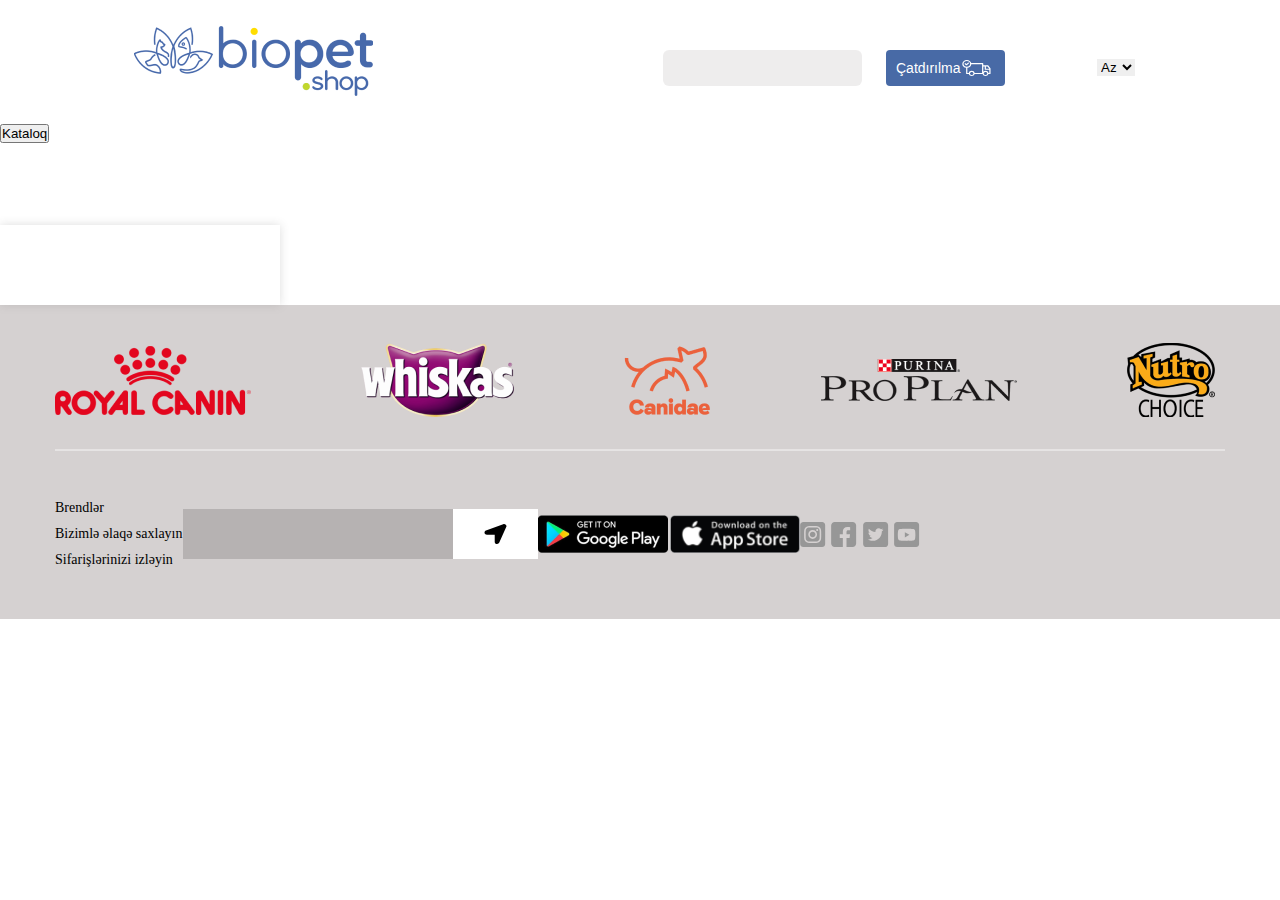
<file: basket.html>
<!DOCTYPE html>
<html lang="en">

<head>
    <meta charset="UTF-8">
    <meta name="viewport" content="width=device-width, initial-scale=1.0">
    <title>Document</title>
    <link rel="stylesheet" href="style.css">
    <link rel="stylesheet" href="https://cdnjs.cloudflare.com/ajax/libs/font-awesome/6.4.2/css/all.min.css"
        integrity="sha512-z3gLpd7yknf1YoNbCzqRKc4qyor8gaKU1qmn+CShxbuBusANI9QpRohGBreCFkKxLhei6S9CQXFEbbKuqLg0DA=="
        crossorigin="anonymous" referrerpolicy="no-referrer" />
    <link rel="stylesheet" href="https://cdn.jsdelivr.net/npm/swiper@10/swiper-bundle.min.css" />

</head>

<body>
    <header class="basket_header">
        <div class="header_head_container">
            <div class="logo_btn">
                <a href="index.html"><img src="./images/249d0859-6e00-4bd6-bae3-7f50f2a73db7 1.png" alt=""></a>
                <div class="bar_btn">
                    <i class="fa-solid fa-bars"></i>
                    <button class="kataloq_btn">Kataloq</button>
                </div>
            </div>
            <div class="header_right_icons">
                <div class="btn_inp">
                    <div class="search_icon">
                        <input type="text" class="search">
                        <i class="fa-solid fa-magnifying-glass"></i>
                    </div>
                    <button class="btn">
                        Çatdırılma
                        <svg xmlns="http://www.w3.org/2000/svg" width="29" height="16" viewBox="0 0 29 16" fill="none">
                            <path
                                d="M4.13164 7.78243V13.5319C4.13164 13.8243 4.41272 14.0669 4.75167 14.0669H6.82671C7.16566 15.1797 8.33132 16 9.72019 16C11.1091 16 12.283 15.1797 12.6137 14.0669H20.6079C20.9469 15.1797 22.1126 16 23.5014 16C24.8903 16 26.0642 15.1797 26.3949 14.0669H27.9326C28.2715 14.0669 28.5526 13.8243 28.5526 13.5319V8.48863C28.5526 8.3745 28.5113 8.2675 28.4369 8.1819L26.2874 5.56398C26.1717 5.42131 25.9815 5.33571 25.7831 5.33571H21.3024V3.65225C21.3024 3.35979 21.0213 3.11725 20.6823 3.11725H9.25723C8.82734 1.34106 7.00032 0 4.8178 0C2.31288 0 0.279175 1.75479 0.279175 3.91618C0.279175 5.87071 1.95739 7.4971 4.13164 7.78243ZM9.72019 14.93C8.75294 14.93 7.96757 14.2523 7.96757 13.4177C7.96757 12.5831 8.75294 11.9055 9.72019 11.9055C10.6874 11.9055 11.4728 12.5831 11.4728 13.4177C11.4728 14.2523 10.6792 14.93 9.72019 14.93ZM23.5014 14.93C22.5342 14.93 21.7488 14.2523 21.7488 13.4177C21.7488 12.5831 22.5342 11.9055 23.5014 11.9055C24.4687 11.9055 25.254 12.5831 25.254 13.4177C25.254 14.2523 24.4687 14.93 23.5014 14.93ZM27.3125 8.66696V8.75256H23.9396V6.41284H25.4607L27.3125 8.66696ZM22.6995 6.41284V9.28756C22.6995 9.58003 22.9806 9.82256 23.3195 9.82256H27.3125V12.9969H26.4528C26.2213 11.77 24.9812 10.8355 23.5014 10.8355C22.6334 10.8355 21.848 11.1565 21.3024 11.6701V6.41284H22.6995ZM20.0623 13.004H12.6715C12.4401 11.7771 11.2 10.8426 9.72019 10.8426C8.24038 10.8426 7.00032 11.7771 6.76884 13.004H5.3717V7.80383C7.51288 7.57557 9.19109 6.06331 9.3399 4.19438H20.0623V13.004ZM4.8178 1.07713C6.63656 1.07713 8.11637 2.35399 8.11637 3.92332C8.11637 5.49264 6.63656 6.7695 4.8178 6.7695C2.99905 6.7695 1.51924 5.49264 1.51924 3.92332C1.51924 2.35399 2.99905 1.07713 4.8178 1.07713Z"
                                fill="white" />
                            <path
                                d="M3.99118 5.13595C4.10692 5.23581 4.26399 5.29288 4.42933 5.29288C4.59467 5.29288 4.75174 5.23581 4.86747 5.13595L6.81019 3.45962C7.04992 3.25275 7.04992 2.91036 6.81019 2.70349C6.57045 2.49662 6.17364 2.49662 5.9339 2.70349L4.42933 4.00175L3.70184 3.37402C3.4621 3.16716 3.0653 3.16716 2.82556 3.37402C2.58582 3.58089 2.58582 3.92329 2.82556 4.13015L3.99118 5.13595Z"
                                fill="white" />
                        </svg>
                    </button>
                </div>
                <div class="header_icons">
                    <i class="fa-solid fa-phone-volume"></i>
                    <i class="fa-regular fa-user"></i>
                    <i class="fa-regular fa-heart"></i>
                </div>
                <select>
                    <option value="Az">Az</option>
                    <option value="Ru">Ru</option>
                    <option value="Eng">En</option>
                </select>
            </div>
        </div>
        <!-- <nav style="background-color: #486AA6;">
            <ul class="nav_list">
                <li><a href="">
                        Servis
                        <svg xmlns="http://www.w3.org/2000/svg" width="16" height="8" viewBox="0 0 16 8" fill="none">
                            <mask id="path-1-inside-1_140_85" fill="white">
                                <path d="M15.03 0L16 0.8625L8 8L0 0.8625L0.965 0L8 6.27083L15.03 0Z" />
                            </mask>
                            <path d="M15.03 0L16 0.8625L8 8L0 0.8625L0.965 0L8 6.27083L15.03 0Z" fill="#4769AC" />
                            <path
                                d="M15.03 0L21.6748 -7.47303L15.0194 -13.3909L8.37336 -7.46251L15.03 0ZM16 0.8625L22.6574 8.32436L31.0351 0.849873L22.6448 -6.61053L16 0.8625ZM8 8L1.34262 15.4619L8 21.4015L14.6574 15.4619L8 8ZM0 0.8625L-6.66399 -6.59345L-15.0135 0.86916L-6.65738 8.32436L0 0.8625ZM0.965 0L7.61901 -7.46487L0.956027 -13.4041L-5.69899 -7.45595L0.965 0ZM8 6.27083L1.34599 13.7357L8.00237 19.669L14.6566 13.7333L8 6.27083ZM8.38517 7.47303L9.35517 8.33553L22.6448 -6.61053L21.6748 -7.47303L8.38517 7.47303ZM9.34262 -6.59936L1.34262 0.538142L14.6574 15.4619L22.6574 8.32436L9.34262 -6.59936ZM14.6574 0.538142L6.65738 -6.59936L-6.65738 8.32436L1.34262 15.4619L14.6574 0.538142ZM6.66399 8.31845L7.62899 7.45595L-5.69899 -7.45595L-6.66399 -6.59345L6.66399 8.31845ZM-5.68901 7.46487L1.34599 13.7357L14.654 -1.19403L7.61901 -7.46487L-5.68901 7.46487ZM14.6566 13.7333L21.6866 7.46251L8.37336 -7.46251L1.34336 -1.19168L14.6566 13.7333Z"
                                fill="white" mask="url(#path-1-inside-1_140_85)" />
                        </svg>
                    </a></li>


                <li class="nav_list_for_animals"><a href="">
                        Heyvan məhsulları
                        <svg xmlns="http://www.w3.org/2000/svg" width="16" height="8" viewBox="0 0 16 8" fill="none">
                            <mask id="path-1-inside-1_140_85" fill="white">
                                <path d="M15.03 0L16 0.8625L8 8L0 0.8625L0.965 0L8 6.27083L15.03 0Z" />
                            </mask>
                            <path d="M15.03 0L16 0.8625L8 8L0 0.8625L0.965 0L8 6.27083L15.03 0Z" fill="#4769AC" />
                            <path
                                d="M15.03 0L21.6748 -7.47303L15.0194 -13.3909L8.37336 -7.46251L15.03 0ZM16 0.8625L22.6574 8.32436L31.0351 0.849873L22.6448 -6.61053L16 0.8625ZM8 8L1.34262 15.4619L8 21.4015L14.6574 15.4619L8 8ZM0 0.8625L-6.66399 -6.59345L-15.0135 0.86916L-6.65738 8.32436L0 0.8625ZM0.965 0L7.61901 -7.46487L0.956027 -13.4041L-5.69899 -7.45595L0.965 0ZM8 6.27083L1.34599 13.7357L8.00237 19.669L14.6566 13.7333L8 6.27083ZM8.38517 7.47303L9.35517 8.33553L22.6448 -6.61053L21.6748 -7.47303L8.38517 7.47303ZM9.34262 -6.59936L1.34262 0.538142L14.6574 15.4619L22.6574 8.32436L9.34262 -6.59936ZM14.6574 0.538142L6.65738 -6.59936L-6.65738 8.32436L1.34262 15.4619L14.6574 0.538142ZM6.66399 8.31845L7.62899 7.45595L-5.69899 -7.45595L-6.66399 -6.59345L6.66399 8.31845ZM-5.68901 7.46487L1.34599 13.7357L14.654 -1.19403L7.61901 -7.46487L-5.68901 7.46487ZM14.6566 13.7333L21.6866 7.46251L8.37336 -7.46251L1.34336 -1.19168L14.6566 13.7333Z"
                                fill="white" mask="url(#path-1-inside-1_140_85)" />
                        </svg>
                    </a>
                    <ul class="nav_list_for_animals_list">
                        <li><a href="">İtlər</a></li>
                        <li><a href="">Pişiklər</a></li>
                        <li><a href="">Balıqlar</a></li>
                        <li><a href="">Quşlar</a></li>
                        <li><a href="">Dovşanlar</a></li>
                        <li><a href="">Gəmiricilər</a></li>
                        <li><a href="">Digər heyvanlar</a></li>
                    </ul>
                </li>


                <li class="nav_list_for_animals"><a href="">
                        Aptek ləvazımatları
                        <svg xmlns="http://www.w3.org/2000/svg" width="16" height="8" viewBox="0 0 16 8" fill="none">
                            <mask id="path-1-inside-1_140_85" fill="white">
                                <path d="M15.03 0L16 0.8625L8 8L0 0.8625L0.965 0L8 6.27083L15.03 0Z" />
                            </mask>
                            <path d="M15.03 0L16 0.8625L8 8L0 0.8625L0.965 0L8 6.27083L15.03 0Z" fill="#4769AC" />
                            <path
                                d="M15.03 0L21.6748 -7.47303L15.0194 -13.3909L8.37336 -7.46251L15.03 0ZM16 0.8625L22.6574 8.32436L31.0351 0.849873L22.6448 -6.61053L16 0.8625ZM8 8L1.34262 15.4619L8 21.4015L14.6574 15.4619L8 8ZM0 0.8625L-6.66399 -6.59345L-15.0135 0.86916L-6.65738 8.32436L0 0.8625ZM0.965 0L7.61901 -7.46487L0.956027 -13.4041L-5.69899 -7.45595L0.965 0ZM8 6.27083L1.34599 13.7357L8.00237 19.669L14.6566 13.7333L8 6.27083ZM8.38517 7.47303L9.35517 8.33553L22.6448 -6.61053L21.6748 -7.47303L8.38517 7.47303ZM9.34262 -6.59936L1.34262 0.538142L14.6574 15.4619L22.6574 8.32436L9.34262 -6.59936ZM14.6574 0.538142L6.65738 -6.59936L-6.65738 8.32436L1.34262 15.4619L14.6574 0.538142ZM6.66399 8.31845L7.62899 7.45595L-5.69899 -7.45595L-6.66399 -6.59345L6.66399 8.31845ZM-5.68901 7.46487L1.34599 13.7357L14.654 -1.19403L7.61901 -7.46487L-5.68901 7.46487ZM14.6566 13.7333L21.6866 7.46251L8.37336 -7.46251L1.34336 -1.19168L14.6566 13.7333Z"
                                fill="white" mask="url(#path-1-inside-1_140_85)" />
                        </svg>
                    </a>
                    <ul class="nav_list_for_animals_list">
                        <li><a href="">İtlər</a></li>
                        <li><a href="">Pişiklər</a></li>
                        <li><a href="">Balıqlar</a></li>
                        <li><a href="">Quşlar</a></li>
                        <li><a href="">Dovşanlar</a></li>
                        <li><a href="">Gəmiricilər</a></li>
                        <li><a href="">Digər heyvanlar</a></li>
                    </ul>
                </li>


                <li class="nav_list_for_animals"><a href="">
                        Heyvanların baxımı və müayinəsi
                        <svg xmlns="http://www.w3.org/2000/svg" width="16" height="8" viewBox="0 0 16 8" fill="none">
                            <mask id="path-1-inside-1_140_85" fill="white">
                                <path d="M15.03 0L16 0.8625L8 8L0 0.8625L0.965 0L8 6.27083L15.03 0Z" />
                            </mask>
                            <path d="M15.03 0L16 0.8625L8 8L0 0.8625L0.965 0L8 6.27083L15.03 0Z" fill="#4769AC" />
                            <path
                                d="M15.03 0L21.6748 -7.47303L15.0194 -13.3909L8.37336 -7.46251L15.03 0ZM16 0.8625L22.6574 8.32436L31.0351 0.849873L22.6448 -6.61053L16 0.8625ZM8 8L1.34262 15.4619L8 21.4015L14.6574 15.4619L8 8ZM0 0.8625L-6.66399 -6.59345L-15.0135 0.86916L-6.65738 8.32436L0 0.8625ZM0.965 0L7.61901 -7.46487L0.956027 -13.4041L-5.69899 -7.45595L0.965 0ZM8 6.27083L1.34599 13.7357L8.00237 19.669L14.6566 13.7333L8 6.27083ZM8.38517 7.47303L9.35517 8.33553L22.6448 -6.61053L21.6748 -7.47303L8.38517 7.47303ZM9.34262 -6.59936L1.34262 0.538142L14.6574 15.4619L22.6574 8.32436L9.34262 -6.59936ZM14.6574 0.538142L6.65738 -6.59936L-6.65738 8.32436L1.34262 15.4619L14.6574 0.538142ZM6.66399 8.31845L7.62899 7.45595L-5.69899 -7.45595L-6.66399 -6.59345L6.66399 8.31845ZM-5.68901 7.46487L1.34599 13.7357L14.654 -1.19403L7.61901 -7.46487L-5.68901 7.46487ZM14.6566 13.7333L21.6866 7.46251L8.37336 -7.46251L1.34336 -1.19168L14.6566 13.7333Z"
                                fill="white" mask="url(#path-1-inside-1_140_85)" />
                        </svg>
                    </a>
                    <ul class="nav_list_for_animals_list">
                        <li><a href="">İtlər</a></li>
                        <li><a href="">Pişiklər</a></li>
                        <li><a href="">Balıqlar</a></li>
                        <li><a href="">Quşlar</a></li>
                        <li><a href="">Dovşanlar</a></li>
                        <li><a href="">Gəmiricilər</a></li>
                        <li><a href="">Digər heyvanlar</a></li>
                    </ul>
                </li>


                <li class="nav_list_for_animals"><a href="">
                        Heyvanlar üçün aktivitə
                        <svg xmlns="http://www.w3.org/2000/svg" width="16" height="8" viewBox="0 0 16 8" fill="none">
                            <mask id="path-1-inside-1_140_85" fill="white">
                                <path d="M15.03 0L16 0.8625L8 8L0 0.8625L0.965 0L8 6.27083L15.03 0Z" />
                            </mask>
                            <path d="M15.03 0L16 0.8625L8 8L0 0.8625L0.965 0L8 6.27083L15.03 0Z" fill="#4769AC" />
                            <path
                                d="M15.03 0L21.6748 -7.47303L15.0194 -13.3909L8.37336 -7.46251L15.03 0ZM16 0.8625L22.6574 8.32436L31.0351 0.849873L22.6448 -6.61053L16 0.8625ZM8 8L1.34262 15.4619L8 21.4015L14.6574 15.4619L8 8ZM0 0.8625L-6.66399 -6.59345L-15.0135 0.86916L-6.65738 8.32436L0 0.8625ZM0.965 0L7.61901 -7.46487L0.956027 -13.4041L-5.69899 -7.45595L0.965 0ZM8 6.27083L1.34599 13.7357L8.00237 19.669L14.6566 13.7333L8 6.27083ZM8.38517 7.47303L9.35517 8.33553L22.6448 -6.61053L21.6748 -7.47303L8.38517 7.47303ZM9.34262 -6.59936L1.34262 0.538142L14.6574 15.4619L22.6574 8.32436L9.34262 -6.59936ZM14.6574 0.538142L6.65738 -6.59936L-6.65738 8.32436L1.34262 15.4619L14.6574 0.538142ZM6.66399 8.31845L7.62899 7.45595L-5.69899 -7.45595L-6.66399 -6.59345L6.66399 8.31845ZM-5.68901 7.46487L1.34599 13.7357L14.654 -1.19403L7.61901 -7.46487L-5.68901 7.46487ZM14.6566 13.7333L21.6866 7.46251L8.37336 -7.46251L1.34336 -1.19168L14.6566 13.7333Z"
                                fill="white" mask="url(#path-1-inside-1_140_85)" />
                        </svg>
                    </a>
                    <ul class="nav_list_for_animals_list">
                        <li><a href="">İtlər</a></li>
                        <li><a href="">Pişiklər</a></li>
                        <li><a href="">Balıqlar</a></li>
                        <li><a href="">Quşlar</a></li>
                        <li><a href="">Dovşanlar</a></li>
                        <li><a href="">Gəmiricilər</a></li>
                        <li><a href="">Digər heyvanlar</a></li>
                    </ul>
                </li>

            </ul>
        </nav> -->
        <!-- <div class="swiper mySwiper header_slider_container">
            <div class="swiper-wrapper">
                <div class="swiper-slide header_middle_container">
                    <h1>Yüksək keyfiyyət & sərfəli
                        qiymətə ev heyvanları üçün <span>yem axtarırsınız?</span></h1>

                    <button>Daxil ol</button>
                </div>
                <div class="swiper-slide header_middle_container">
                    <h1>Yüksək keyfiyyət & sərfəli
                        qiymətə ev heyvanları üçün <span>yem axtarırsınız?</span></h1>

                    <button>Daxil ol</button>
                </div>
                <div class="swiper-slide header_middle_container">
                    <h1>Yüksək keyfiyyət & sərfəli
                        qiymətə ev heyvanları üçün <span>yem axtarırsınız?</span></h1>

                    <button>Daxil ol</button>
                </div>
                <div class="swiper-slide header_middle_container">
                    <h1>Yüksək keyfiyyət & sərfəli
                        qiymətə ev heyvanları üçün <span>yem axtarırsınız?</span></h1>

                    <button>Daxil ol</button>
                </div>
                <div class="swiper-slide header_middle_container">
                    <h1>Yüksək keyfiyyət & sərfəli
                        qiymətə ev heyvanları üçün <span>yem axtarırsınız?</span></h1>

                    <button>Daxil ol</button>
                </div>
                <div class="swiper-slide header_middle_container">
                    <h1>Yüksək keyfiyyət & sərfəli
                        qiymətə ev heyvanları üçün <span>yem axtarırsınız?</span></h1>

                    <button>Daxil ol</button>
                </div>
                <div class="swiper-slide header_middle_container">
                    <h1>Yüksək keyfiyyət & sərfəli
                        qiymətə ev heyvanları üçün <span>yem axtarırsınız?</span></h1>

                    <button>Daxil ol</button>
                </div>
                <div class="swiper-slide header_middle_container">
                    <h1>Yüksək keyfiyyət & sərfəli
                        qiymətə ev heyvanları üçün <span>yem axtarırsınız?</span></h1>

                    <button>Daxil ol</button>
                </div>
                <div class="swiper-slide header_middle_container">
                    <h1>Yüksək keyfiyyət & sərfəli
                        qiymətə ev heyvanları üçün <span>yem axtarırsınız?</span></h1>

                    <button>Daxil ol</button>
                </div>
            </div>
            <div class="swiper-pagination"></div>
        </div> -->
    </header>

    <main>
        <section>
            <div class="new_trend">
                <div class="grid_card_container basket_card">


                </div>
                <div class="product_statistik">
                    <p></p>
                    <p></p>
                </div>

            </div>

        </section>
    </main>

    <footer>
        <div class="footer_container">
            <div class="brend_group">
                <img src="./images/image 6.png" alt="">
                <img src="./images/image 7.png" alt="">
                <img src="./images/image 8.png" alt="">
                <img src="./images/image 9 (1).png" alt="">
                <img src="./images/image 10 (1).png" alt="">
            </div>
            <svg class="footer_line_svg" xmlns="http://www.w3.org/2000/svg" width="1439" height="2" viewBox="0 0 1439 2"
                fill="none">
                <path d="M-5 1L1441 1.00012" stroke="white" />
            </svg>
            <div class="footer_end">
                <div class="text">
                    <a href="">Brendlər</a>
                    <a href="">Bizimlə əlaqə saxlayın</a>
                    <a href="">Sifarişlərinizi izləyin</a>
                </div>
                <div class="footer_inp">
                    <input type="text">
                    <div class="vector_div">
                        <svg xmlns="http://www.w3.org/2000/svg" width="23" height="20" viewBox="0 0 23 20" fill="none">
                            <path
                                d="M22.3215 2.85338L15.2988 18.6217C14.8866 19.4835 14.018 20 13.0757 20C11.6604 20 10.7192 18.9626 10.7192 17.8847V10.7393H2.86813C1.74235 10.7393 0.774097 10.0109 0.557185 8.99902C0.339439 7.98852 0.934474 7.01844 1.97644 6.58774L19.2067 0.160955C20.0832 -0.168827 21.0936 0.0177785 21.764 0.632522C22.4785 1.12565 22.6846 2.04902 22.3215 2.85338Z"
                                fill="black" />
                        </svg>
                    </div>
                </div>
                <div class="google_microsoft">
                    <img src="./images/36c3e723-bfa0-4b28-8c26-5a07650be418 (1).png" alt="">
                    <img src="./images/280ae31b-5ec7-46e0-ba15-8fb88eac4bc9 (1).png" alt="">
                </div>
                <svg xmlns="http://www.w3.org/2000/svg" width="120" height="25" viewBox="0 0 120 25" fill="none">
                    <path fill-rule="evenodd" clip-rule="evenodd"
                        d="M22.1075 0C23.7921 0 25.1598 1.36865 25.1598 3.05439V21.9456C25.1598 23.6313 23.7921 25 22.1075 25H3.2294C1.54483 25 0.177124 23.6313 0.177124 21.9456V3.05439C0.177124 1.36865 1.54478 0 3.2294 0L22.1075 0ZM12.6685 3.95508C10.3494 3.95508 10.0586 3.96489 9.14785 4.00649C8.23896 4.048 7.61825 4.19243 7.07507 4.40371C6.51355 4.62207 6.03736 4.91426 5.56265 5.38926C5.08793 5.86431 4.79594 6.34087 4.57773 6.90273C4.36665 7.44629 4.22232 8.06743 4.18079 8.97695C4.13927 9.88833 4.12946 10.1793 4.12946 12.5C4.12946 14.8207 4.13927 15.1117 4.18079 16.023C4.22232 16.9326 4.36665 17.5537 4.57773 18.0973C4.79594 18.6591 5.08793 19.1357 5.56265 19.6107C6.03736 20.0858 6.51355 20.378 7.07507 20.5963C7.61825 20.8076 8.23896 20.952 9.14785 20.9935C10.0586 21.0351 10.3494 21.0449 12.6685 21.0449C14.9875 21.0449 15.2783 21.0351 16.1891 20.9935C17.098 20.952 17.7187 20.8076 18.2618 20.5963C18.8233 20.378 19.2996 20.0858 19.7743 19.6107C20.249 19.1357 20.541 18.6591 20.7592 18.0973C20.9703 17.5537 21.1146 16.9326 21.1561 16.023C21.1976 15.1117 21.2075 14.8207 21.2075 12.5C21.2075 10.1793 21.1976 9.88833 21.1561 8.97695C21.1146 8.06743 20.9703 7.44629 20.7592 6.90273C20.541 6.34087 20.249 5.86431 19.7743 5.38926C19.2996 4.91426 18.8233 4.62207 18.2618 4.40371C17.7187 4.19243 17.098 4.048 16.1891 4.00649C15.2783 3.96489 14.9875 3.95508 12.6685 3.95508ZM12.6685 5.49473C14.9485 5.49473 15.2185 5.50342 16.1189 5.54453C16.9515 5.58257 17.4036 5.72178 17.7045 5.83872C18.1031 5.99375 18.3875 6.17895 18.6864 6.47793C18.9852 6.77695 19.1702 7.06162 19.3251 7.46045C19.442 7.76157 19.5811 8.21401 19.6191 9.04712C19.6602 9.94814 19.6689 10.2184 19.6689 12.5C19.6689 14.7816 19.6602 15.0519 19.6191 15.9529C19.5811 16.786 19.442 17.2384 19.3251 17.5396C19.1702 17.9384 18.9852 18.223 18.6864 18.5221C18.3875 18.8211 18.1031 19.0063 17.7045 19.1613C17.4036 19.2783 16.9515 19.4175 16.1189 19.4555C15.2187 19.4966 14.9486 19.5053 12.6685 19.5053C10.3883 19.5053 10.1183 19.4966 9.21797 19.4555C8.38544 19.4175 7.93331 19.2783 7.6324 19.1613C7.2338 19.0063 6.94938 18.8211 6.65056 18.5221C6.35175 18.223 6.16667 17.9384 6.0118 17.5396C5.89489 17.2384 5.75577 16.786 5.71776 15.9529C5.67668 15.0519 5.66799 14.7816 5.66799 12.5C5.66799 10.2184 5.67668 9.94814 5.71776 9.04712C5.75577 8.21401 5.89489 7.76157 6.0118 7.46045C6.16667 7.06162 6.35175 6.77695 6.65056 6.47793C6.94938 6.17895 7.2338 5.99375 7.6324 5.83872C7.93331 5.72178 8.38544 5.58257 9.21797 5.54453C10.1184 5.50342 10.3884 5.49473 12.6685 5.49473ZM12.6685 8.11206C10.2467 8.11206 8.28356 10.0766 8.28356 12.5C8.28356 14.9234 10.2467 16.8879 12.6685 16.8879C15.0902 16.8879 17.0534 14.9234 17.0534 12.5C17.0534 10.0766 15.0902 8.11206 12.6685 8.11206ZM12.6685 15.3483C11.0965 15.3483 9.82214 14.0731 9.82214 12.5C9.82214 10.9269 11.0965 9.65171 12.6685 9.65171C14.2405 9.65171 15.5148 10.9269 15.5148 12.5C15.5148 14.0731 14.2405 15.3483 12.6685 15.3483ZM18.2513 7.93872C18.2513 8.50503 17.7925 8.96406 17.2266 8.96406C16.6607 8.96406 16.2019 8.50503 16.2019 7.93872C16.2019 7.37241 16.6607 6.91333 17.2266 6.91333C17.7925 6.91333 18.2513 7.37241 18.2513 7.93872Z"
                        fill="#979797" />
                    <path
                        d="M52.6219 0H34.6718C33.7393 0 32.8449 0.370722 32.1854 1.03061C31.526 1.69052 31.1555 2.58552 31.1555 3.51875V21.4812C31.1555 22.4145 31.526 23.3095 32.1854 23.9694C32.8449 24.6292 33.7393 25 34.6718 25H42.8412V15.875H39.7527V12.3156H42.8412V9.69376C42.8412 8.20782 43.2518 7.05313 44.0731 6.23282C44.8944 5.41094 46.0077 4.99844 47.4145 4.99844C48.8229 4.99844 49.7348 5.05313 50.1517 5.15626V8.32501H48.2749C47.5972 8.32501 47.135 8.46876 46.8868 8.75626C46.6401 9.04219 46.5167 9.47344 46.5167 10.0469V12.3156H50.0346L49.5662 15.875H46.5167V25H52.6219C53.5545 25 54.4489 24.6292 55.1083 23.9694C55.7678 23.3095 56.1382 22.4145 56.1382 21.4812V3.51875C56.1382 2.58552 55.7678 1.69052 55.1083 1.03061C54.4489 0.370722 53.5545 0 52.6219 0Z"
                        fill="#979797" />
                    <path
                        d="M84.9931 25H66.2561C64.5323 25 63.1333 23.6 63.1333 21.875V3.125C63.1333 1.4 64.5323 0 66.2561 0H84.9931C86.7169 0 88.116 1.4 88.116 3.125V21.875C88.116 23.6 86.7169 25 84.9931 25ZM72.7266 18.85C78.6163 18.85 81.8391 13.9625 81.8391 9.73125C81.8391 9.59375 81.8391 9.45625 81.8328 9.31875C82.4574 8.86875 83.0008 8.3 83.4317 7.65625C82.8571 7.9125 82.2388 8.08125 81.5892 8.1625C82.2513 7.76875 82.7572 7.1375 83.0008 6.3875C82.3824 6.75625 81.6954 7.01875 80.9647 7.1625C80.3776 6.5375 79.5469 6.15 78.6288 6.15C76.8613 6.15 75.4248 7.5875 75.4248 9.35625C75.4248 9.60625 75.456 9.85 75.506 10.0875C72.8453 9.95625 70.4845 8.675 68.9043 6.7375C68.6295 7.2125 68.4733 7.7625 68.4733 8.35C68.4733 9.4625 69.0417 10.4438 69.8974 11.0188C69.3727 11 68.8793 10.8562 68.4484 10.6187V10.6625C68.4484 12.2125 69.5538 13.5125 71.0153 13.8063C70.7468 13.8813 70.4657 13.9187 70.1722 13.9187C69.9661 13.9187 69.7662 13.9 69.5726 13.8625C69.9786 15.1375 71.1652 16.0625 72.5643 16.0875C71.465 16.95 70.0847 17.4625 68.5858 17.4625C68.3297 17.4625 68.0736 17.45 67.8238 17.4187C69.2353 18.3188 70.9216 18.85 72.7266 18.85Z"
                        fill="#979797" />
                    <path fill-rule="evenodd" clip-rule="evenodd"
                        d="M116.042 0C117.727 0 119.094 1.36865 119.094 3.05439V21.9456C119.094 23.6313 117.727 25 116.042 25H97.1641C95.4795 25 94.1118 23.6313 94.1118 21.9456V3.05439C94.1118 1.36865 95.4795 0 97.1641 0H116.042V0ZM115.019 8.57568C114.817 7.81939 114.222 7.22378 113.466 7.02168C112.096 6.6543 106.603 6.6543 106.603 6.6543C106.603 6.6543 101.11 6.6543 99.7401 7.02168C98.9845 7.22378 98.3892 7.81939 98.1872 8.57568C97.8202 9.94653 97.8202 12.8067 97.8202 12.8067C97.8202 12.8067 97.8202 15.6669 98.1872 17.0376C98.3892 17.7939 98.9845 18.3896 99.7401 18.5917C101.11 18.959 106.603 18.959 106.603 18.959C106.603 18.959 112.096 18.959 113.466 18.5917C114.222 18.3896 114.817 17.7939 115.019 17.0376C115.386 15.6669 115.386 12.8067 115.386 12.8067C115.386 12.8067 115.386 9.94653 115.019 8.57568ZM104.846 15.4435V10.17L109.41 12.8067L104.846 15.4435Z"
                        fill="#979797" />
                </svg>
            </div>
        </div>


    </footer>





    <script src="./data.js"></script>
    <script src="./basket.js"></script>
</body>

</html>
</file>
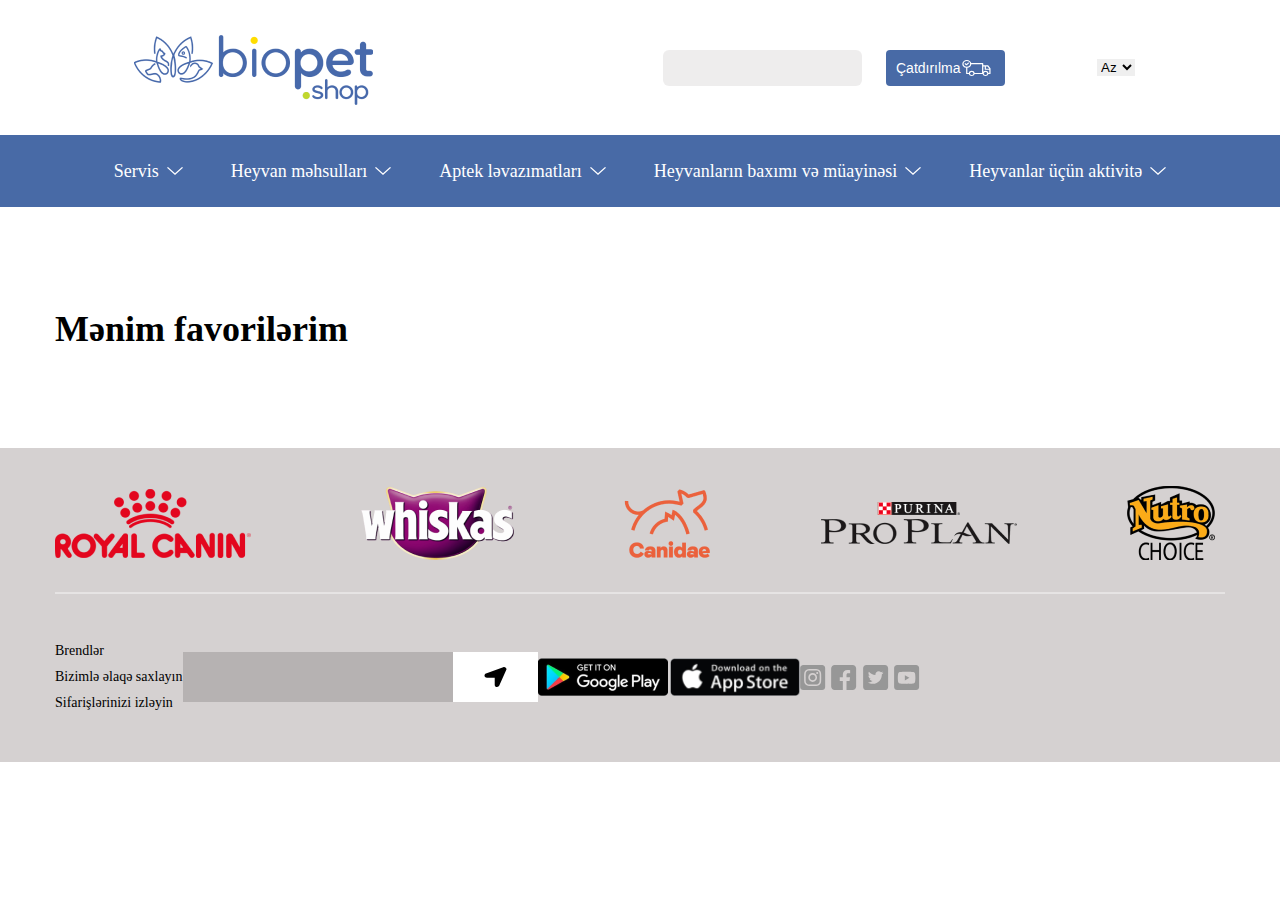
<file: myfavourite.html>
<!DOCTYPE html>
<html lang="en">
<head>
    <meta charset="UTF-8">
    <meta name="viewport" content="width=device-width, initial-scale=1.0">
    <title>Document</title>
    <link rel="stylesheet" href="style.css">
    <link rel="stylesheet" href="https://cdnjs.cloudflare.com/ajax/libs/font-awesome/6.4.2/css/all.min.css"
        integrity="sha512-z3gLpd7yknf1YoNbCzqRKc4qyor8gaKU1qmn+CShxbuBusANI9QpRohGBreCFkKxLhei6S9CQXFEbbKuqLg0DA=="
        crossorigin="anonymous" referrerpolicy="no-referrer" />
    <link rel="stylesheet" href="https://cdn.jsdelivr.net/npm/swiper@10/swiper-bundle.min.css" />

</head>
<body>

    <header class="basket_header">
        <div class="header_head_container">
            <a href="index.html"><img src="./images/249d0859-6e00-4bd6-bae3-7f50f2a73db7 1.png" alt=""></a>
            <div class="header_right_icons">
                <div class="btn_inp">
                    <div class="search_icon">
                        <input type="text" class="search">
                        <i class="fa-solid fa-magnifying-glass"></i>
                    </div>
                    <button class="btn">
                        Çatdırılma
                        <svg xmlns="http://www.w3.org/2000/svg" width="29" height="16" viewBox="0 0 29 16" fill="none">
                            <path
                                d="M4.13164 7.78243V13.5319C4.13164 13.8243 4.41272 14.0669 4.75167 14.0669H6.82671C7.16566 15.1797 8.33132 16 9.72019 16C11.1091 16 12.283 15.1797 12.6137 14.0669H20.6079C20.9469 15.1797 22.1126 16 23.5014 16C24.8903 16 26.0642 15.1797 26.3949 14.0669H27.9326C28.2715 14.0669 28.5526 13.8243 28.5526 13.5319V8.48863C28.5526 8.3745 28.5113 8.2675 28.4369 8.1819L26.2874 5.56398C26.1717 5.42131 25.9815 5.33571 25.7831 5.33571H21.3024V3.65225C21.3024 3.35979 21.0213 3.11725 20.6823 3.11725H9.25723C8.82734 1.34106 7.00032 0 4.8178 0C2.31288 0 0.279175 1.75479 0.279175 3.91618C0.279175 5.87071 1.95739 7.4971 4.13164 7.78243ZM9.72019 14.93C8.75294 14.93 7.96757 14.2523 7.96757 13.4177C7.96757 12.5831 8.75294 11.9055 9.72019 11.9055C10.6874 11.9055 11.4728 12.5831 11.4728 13.4177C11.4728 14.2523 10.6792 14.93 9.72019 14.93ZM23.5014 14.93C22.5342 14.93 21.7488 14.2523 21.7488 13.4177C21.7488 12.5831 22.5342 11.9055 23.5014 11.9055C24.4687 11.9055 25.254 12.5831 25.254 13.4177C25.254 14.2523 24.4687 14.93 23.5014 14.93ZM27.3125 8.66696V8.75256H23.9396V6.41284H25.4607L27.3125 8.66696ZM22.6995 6.41284V9.28756C22.6995 9.58003 22.9806 9.82256 23.3195 9.82256H27.3125V12.9969H26.4528C26.2213 11.77 24.9812 10.8355 23.5014 10.8355C22.6334 10.8355 21.848 11.1565 21.3024 11.6701V6.41284H22.6995ZM20.0623 13.004H12.6715C12.4401 11.7771 11.2 10.8426 9.72019 10.8426C8.24038 10.8426 7.00032 11.7771 6.76884 13.004H5.3717V7.80383C7.51288 7.57557 9.19109 6.06331 9.3399 4.19438H20.0623V13.004ZM4.8178 1.07713C6.63656 1.07713 8.11637 2.35399 8.11637 3.92332C8.11637 5.49264 6.63656 6.7695 4.8178 6.7695C2.99905 6.7695 1.51924 5.49264 1.51924 3.92332C1.51924 2.35399 2.99905 1.07713 4.8178 1.07713Z"
                                fill="white" />
                            <path
                                d="M3.99118 5.13595C4.10692 5.23581 4.26399 5.29288 4.42933 5.29288C4.59467 5.29288 4.75174 5.23581 4.86747 5.13595L6.81019 3.45962C7.04992 3.25275 7.04992 2.91036 6.81019 2.70349C6.57045 2.49662 6.17364 2.49662 5.9339 2.70349L4.42933 4.00175L3.70184 3.37402C3.4621 3.16716 3.0653 3.16716 2.82556 3.37402C2.58582 3.58089 2.58582 3.92329 2.82556 4.13015L3.99118 5.13595Z"
                                fill="white" />
                        </svg>
                    </button>
                </div>
                <div class="header_icons">
                    <i class="fa-solid fa-phone-volume"></i>
                    <i class="fa-regular fa-user"></i>
                    <div class="basket_icon_container">
                        <i class="fa-solid fa-cart-shopping cart_shopping"></i>             
                        <div class="count_div">
                            <span class="basket_count"></span>
                        </div>
                    </div>
                       <svg class="bars_icon" width="23" height="16" viewBox="0 0 23 16" fill="none" xmlns="http://www.w3.org/2000/svg">
                        <path
                            d="M21.1766 6.58826H1.41177C0.632078 6.58826 0 7.22033 0 8.00003C0 8.77973 0.632078 9.4118 1.41177 9.4118H21.1766C21.9563 9.4118 22.5884 8.77973 22.5884 8.00003C22.5884 7.22033 21.9563 6.58826 21.1766 6.58826Z"
                            fill="white" />
                        <path
                            d="M1.41177 2.82355H21.1766C21.9563 2.82355 22.5884 2.19147 22.5884 1.41177C22.5884 0.632078 21.9563 0 21.1766 0H1.41177C0.632078 0 0 0.632078 0 1.41177C0 2.19147 0.632078 2.82355 1.41177 2.82355Z"
                            fill="white" />
                        <path
                            d="M21.1766 13.1764H1.41177C0.632078 13.1764 0 13.8085 0 14.5882C0 15.3679 0.632078 15.9999 1.41177 15.9999H21.1766C21.9563 15.9999 22.5884 15.3679 22.5884 14.5882C22.5884 13.8085 21.9563 13.1764 21.1766 13.1764Z"
                            fill="white" />
                    </svg>
                </div>
                <select>
                    <option value="Az">Az</option>
                    <option value="Ru">Ru</option>
                    <option value="Eng">En</option>
                </select>
            </div>
        </div>
        <nav>
            <svg class="close_icon" xmlns="http://www.w3.org/2000/svg" width="10" height="10" viewBox="0 0 10 10" fill="none">
                <path d="M1 1L9 9M1 9L9 1L1 9Z" stroke="#A9A3A1" stroke-linecap="round" stroke-linejoin="round"/>
            </svg>
            <ul class="nav_list">
                <li class="nav_list_for_animals"><a href="">
                        Servis
                        <svg xmlns="http://www.w3.org/2000/svg" width="16" height="8" viewBox="0 0 16 8" fill="none">
                            <mask id="path-1-inside-1_140_85" fill="white">
                                <path d="M15.03 0L16 0.8625L8 8L0 0.8625L0.965 0L8 6.27083L15.03 0Z" />
                            </mask>
                            <path d="M15.03 0L16 0.8625L8 8L0 0.8625L0.965 0L8 6.27083L15.03 0Z" fill="#4769AC" />
                            <path
                                d="M15.03 0L21.6748 -7.47303L15.0194 -13.3909L8.37336 -7.46251L15.03 0ZM16 0.8625L22.6574 8.32436L31.0351 0.849873L22.6448 -6.61053L16 0.8625ZM8 8L1.34262 15.4619L8 21.4015L14.6574 15.4619L8 8ZM0 0.8625L-6.66399 -6.59345L-15.0135 0.86916L-6.65738 8.32436L0 0.8625ZM0.965 0L7.61901 -7.46487L0.956027 -13.4041L-5.69899 -7.45595L0.965 0ZM8 6.27083L1.34599 13.7357L8.00237 19.669L14.6566 13.7333L8 6.27083ZM8.38517 7.47303L9.35517 8.33553L22.6448 -6.61053L21.6748 -7.47303L8.38517 7.47303ZM9.34262 -6.59936L1.34262 0.538142L14.6574 15.4619L22.6574 8.32436L9.34262 -6.59936ZM14.6574 0.538142L6.65738 -6.59936L-6.65738 8.32436L1.34262 15.4619L14.6574 0.538142ZM6.66399 8.31845L7.62899 7.45595L-5.69899 -7.45595L-6.66399 -6.59345L6.66399 8.31845ZM-5.68901 7.46487L1.34599 13.7357L14.654 -1.19403L7.61901 -7.46487L-5.68901 7.46487ZM14.6566 13.7333L21.6866 7.46251L8.37336 -7.46251L1.34336 -1.19168L14.6566 13.7333Z"
                                fill="white" mask="url(#path-1-inside-1_140_85)" />
                        </svg>
                    </a>
                    <ul class="nav_list_for_animals_list">
                        <li><a href="">İtlər</a></li>
                        <li><a href="">Pişiklər</a></li>
                        <li><a href="">Balıqlar</a></li>
                        <li><a href="">Quşlar</a></li>
                        <li><a href="">Dovşanlar</a></li>
                        <li><a href="">Gəmiricilər</a></li>
                        <li><a href="">Digər heyvanlar</a></li>
                    </ul>
                </li>
                <li class="nav_list_for_animals"><a href="">
                        Heyvan məhsulları
                        <svg xmlns="http://www.w3.org/2000/svg" width="16" height="8" viewBox="0 0 16 8" fill="none">
                            <mask id="path-1-inside-1_140_85" fill="white">
                                <path d="M15.03 0L16 0.8625L8 8L0 0.8625L0.965 0L8 6.27083L15.03 0Z" />
                            </mask>
                            <path d="M15.03 0L16 0.8625L8 8L0 0.8625L0.965 0L8 6.27083L15.03 0Z" fill="#4769AC" />
                            <path
                                d="M15.03 0L21.6748 -7.47303L15.0194 -13.3909L8.37336 -7.46251L15.03 0ZM16 0.8625L22.6574 8.32436L31.0351 0.849873L22.6448 -6.61053L16 0.8625ZM8 8L1.34262 15.4619L8 21.4015L14.6574 15.4619L8 8ZM0 0.8625L-6.66399 -6.59345L-15.0135 0.86916L-6.65738 8.32436L0 0.8625ZM0.965 0L7.61901 -7.46487L0.956027 -13.4041L-5.69899 -7.45595L0.965 0ZM8 6.27083L1.34599 13.7357L8.00237 19.669L14.6566 13.7333L8 6.27083ZM8.38517 7.47303L9.35517 8.33553L22.6448 -6.61053L21.6748 -7.47303L8.38517 7.47303ZM9.34262 -6.59936L1.34262 0.538142L14.6574 15.4619L22.6574 8.32436L9.34262 -6.59936ZM14.6574 0.538142L6.65738 -6.59936L-6.65738 8.32436L1.34262 15.4619L14.6574 0.538142ZM6.66399 8.31845L7.62899 7.45595L-5.69899 -7.45595L-6.66399 -6.59345L6.66399 8.31845ZM-5.68901 7.46487L1.34599 13.7357L14.654 -1.19403L7.61901 -7.46487L-5.68901 7.46487ZM14.6566 13.7333L21.6866 7.46251L8.37336 -7.46251L1.34336 -1.19168L14.6566 13.7333Z"
                                fill="white" mask="url(#path-1-inside-1_140_85)" />
                        </svg>
                    </a>
                    <ul class="nav_list_for_animals_list">
                        <li><a href="">İtlər</a></li>
                        <li><a href="">Pişiklər</a></li>
                        <li><a href="">Balıqlar</a></li>
                        <li><a href="">Quşlar</a></li>
                        <li><a href="">Dovşanlar</a></li>
                        <li><a href="">Gəmiricilər</a></li>
                        <li><a href="">Digər heyvanlar</a></li>
                    </ul>
                </li>
                <li class="nav_list_for_animals"><a href="">
                        Aptek ləvazımatları
                        <svg xmlns="http://www.w3.org/2000/svg" width="16" height="8" viewBox="0 0 16 8" fill="none">
                            <mask id="path-1-inside-1_140_85" fill="white">
                                <path d="M15.03 0L16 0.8625L8 8L0 0.8625L0.965 0L8 6.27083L15.03 0Z" />
                            </mask>
                            <path d="M15.03 0L16 0.8625L8 8L0 0.8625L0.965 0L8 6.27083L15.03 0Z" fill="#4769AC" />
                            <path
                                d="M15.03 0L21.6748 -7.47303L15.0194 -13.3909L8.37336 -7.46251L15.03 0ZM16 0.8625L22.6574 8.32436L31.0351 0.849873L22.6448 -6.61053L16 0.8625ZM8 8L1.34262 15.4619L8 21.4015L14.6574 15.4619L8 8ZM0 0.8625L-6.66399 -6.59345L-15.0135 0.86916L-6.65738 8.32436L0 0.8625ZM0.965 0L7.61901 -7.46487L0.956027 -13.4041L-5.69899 -7.45595L0.965 0ZM8 6.27083L1.34599 13.7357L8.00237 19.669L14.6566 13.7333L8 6.27083ZM8.38517 7.47303L9.35517 8.33553L22.6448 -6.61053L21.6748 -7.47303L8.38517 7.47303ZM9.34262 -6.59936L1.34262 0.538142L14.6574 15.4619L22.6574 8.32436L9.34262 -6.59936ZM14.6574 0.538142L6.65738 -6.59936L-6.65738 8.32436L1.34262 15.4619L14.6574 0.538142ZM6.66399 8.31845L7.62899 7.45595L-5.69899 -7.45595L-6.66399 -6.59345L6.66399 8.31845ZM-5.68901 7.46487L1.34599 13.7357L14.654 -1.19403L7.61901 -7.46487L-5.68901 7.46487ZM14.6566 13.7333L21.6866 7.46251L8.37336 -7.46251L1.34336 -1.19168L14.6566 13.7333Z"
                                fill="white" mask="url(#path-1-inside-1_140_85)" />
                        </svg>
                    </a>
                    <ul class="nav_list_for_animals_list">
                        <li><a href="">İtlər</a></li>
                        <li><a href="">Pişiklər</a></li>
                        <li><a href="">Balıqlar</a></li>
                        <li><a href="">Quşlar</a></li>
                        <li><a href="">Dovşanlar</a></li>
                        <li><a href="">Gəmiricilər</a></li>
                        <li><a href="">Digər heyvanlar</a></li>
                    </ul>
                </li>
                <li class="nav_list_for_animals"><a href="">
                        Heyvanların baxımı və müayinəsi
                        <svg xmlns="http://www.w3.org/2000/svg" width="16" height="8" viewBox="0 0 16 8" fill="none">
                            <mask id="path-1-inside-1_140_85" fill="white">
                                <path d="M15.03 0L16 0.8625L8 8L0 0.8625L0.965 0L8 6.27083L15.03 0Z" />
                            </mask>
                            <path d="M15.03 0L16 0.8625L8 8L0 0.8625L0.965 0L8 6.27083L15.03 0Z" fill="#4769AC" />
                            <path
                                d="M15.03 0L21.6748 -7.47303L15.0194 -13.3909L8.37336 -7.46251L15.03 0ZM16 0.8625L22.6574 8.32436L31.0351 0.849873L22.6448 -6.61053L16 0.8625ZM8 8L1.34262 15.4619L8 21.4015L14.6574 15.4619L8 8ZM0 0.8625L-6.66399 -6.59345L-15.0135 0.86916L-6.65738 8.32436L0 0.8625ZM0.965 0L7.61901 -7.46487L0.956027 -13.4041L-5.69899 -7.45595L0.965 0ZM8 6.27083L1.34599 13.7357L8.00237 19.669L14.6566 13.7333L8 6.27083ZM8.38517 7.47303L9.35517 8.33553L22.6448 -6.61053L21.6748 -7.47303L8.38517 7.47303ZM9.34262 -6.59936L1.34262 0.538142L14.6574 15.4619L22.6574 8.32436L9.34262 -6.59936ZM14.6574 0.538142L6.65738 -6.59936L-6.65738 8.32436L1.34262 15.4619L14.6574 0.538142ZM6.66399 8.31845L7.62899 7.45595L-5.69899 -7.45595L-6.66399 -6.59345L6.66399 8.31845ZM-5.68901 7.46487L1.34599 13.7357L14.654 -1.19403L7.61901 -7.46487L-5.68901 7.46487ZM14.6566 13.7333L21.6866 7.46251L8.37336 -7.46251L1.34336 -1.19168L14.6566 13.7333Z"
                                fill="white" mask="url(#path-1-inside-1_140_85)" />
                        </svg>
                    </a>
                    <ul class="nav_list_for_animals_list">
                        <li><a href="">İtlər</a></li>
                        <li><a href="">Pişiklər</a></li>
                        <li><a href="">Balıqlar</a></li>
                        <li><a href="">Quşlar</a></li>
                        <li><a href="">Dovşanlar</a></li>
                        <li><a href="">Gəmiricilər</a></li>
                        <li><a href="">Digər heyvanlar</a></li>
                    </ul>
                </li>
                <li class="nav_list_for_animals"><a href="">
                        Heyvanlar üçün aktivitə
                        <svg xmlns="http://www.w3.org/2000/svg" width="16" height="8" viewBox="0 0 16 8" fill="none">
                            <mask id="path-1-inside-1_140_85" fill="white">
                                <path d="M15.03 0L16 0.8625L8 8L0 0.8625L0.965 0L8 6.27083L15.03 0Z" />
                            </mask>
                            <path d="M15.03 0L16 0.8625L8 8L0 0.8625L0.965 0L8 6.27083L15.03 0Z" fill="#4769AC" />
                            <path
                                d="M15.03 0L21.6748 -7.47303L15.0194 -13.3909L8.37336 -7.46251L15.03 0ZM16 0.8625L22.6574 8.32436L31.0351 0.849873L22.6448 -6.61053L16 0.8625ZM8 8L1.34262 15.4619L8 21.4015L14.6574 15.4619L8 8ZM0 0.8625L-6.66399 -6.59345L-15.0135 0.86916L-6.65738 8.32436L0 0.8625ZM0.965 0L7.61901 -7.46487L0.956027 -13.4041L-5.69899 -7.45595L0.965 0ZM8 6.27083L1.34599 13.7357L8.00237 19.669L14.6566 13.7333L8 6.27083ZM8.38517 7.47303L9.35517 8.33553L22.6448 -6.61053L21.6748 -7.47303L8.38517 7.47303ZM9.34262 -6.59936L1.34262 0.538142L14.6574 15.4619L22.6574 8.32436L9.34262 -6.59936ZM14.6574 0.538142L6.65738 -6.59936L-6.65738 8.32436L1.34262 15.4619L14.6574 0.538142ZM6.66399 8.31845L7.62899 7.45595L-5.69899 -7.45595L-6.66399 -6.59345L6.66399 8.31845ZM-5.68901 7.46487L1.34599 13.7357L14.654 -1.19403L7.61901 -7.46487L-5.68901 7.46487ZM14.6566 13.7333L21.6866 7.46251L8.37336 -7.46251L1.34336 -1.19168L14.6566 13.7333Z"
                                fill="white" mask="url(#path-1-inside-1_140_85)" />
                        </svg>
                    </a>
                    <ul class="nav_list_for_animals_list">
                        <li><a href="">İtlər</a></li>
                        <li><a href="">Pişiklər</a></li>
                        <li><a href="">Balıqlar</a></li>
                        <li><a href="">Quşlar</a></li>
                        <li><a href="">Dovşanlar</a></li>
                        <li><a href="">Gəmiricilər</a></li>
                        <li><a href="">Digər heyvanlar</a></li>
                    </ul>
                </li>
            </ul>
        </nav>
    </header>

    <main>
        
        <div class="my_favourite">
            <h1 class="section_h1">Mənim favorilərim</h1>
            <div class="favourite_card_grid">

            </div>
        </div>
    </main>

    <footer>
        <div class="footer_container">
            <div class="brend_group">
                <img src="./images/image 6.png" alt="">
                <img src="./images/image 7.png" alt="">
                <img src="./images/image 8.png" alt="">
                <img src="./images/image 9 (1).png" alt="">
                <img src="./images/image 10 (1).png" alt="">
            </div>
            <svg class="footer_line_svg" xmlns="http://www.w3.org/2000/svg" width="1439" height="2" viewBox="0 0 1439 2"
                fill="none">
                <path d="M-5 1L1441 1.00012" stroke="white" />
            </svg>
            <div class="footer_end">
                <div class="text">
                    <a href="">Brendlər</a>
                    <a href="">Bizimlə əlaqə saxlayın</a>
                    <a href="">Sifarişlərinizi izləyin</a>
                </div>
                <div class="footer_inp">
                    <input type="text">
                    <div class="vector_div">
                        <svg xmlns="http://www.w3.org/2000/svg" width="23" height="20" viewBox="0 0 23 20" fill="none">
                            <path
                                d="M22.3215 2.85338L15.2988 18.6217C14.8866 19.4835 14.018 20 13.0757 20C11.6604 20 10.7192 18.9626 10.7192 17.8847V10.7393H2.86813C1.74235 10.7393 0.774097 10.0109 0.557185 8.99902C0.339439 7.98852 0.934474 7.01844 1.97644 6.58774L19.2067 0.160955C20.0832 -0.168827 21.0936 0.0177785 21.764 0.632522C22.4785 1.12565 22.6846 2.04902 22.3215 2.85338Z"
                                fill="black" />
                        </svg>
                    </div>
                </div>
                <div class="google_microsoft">
                    <img src="./images/36c3e723-bfa0-4b28-8c26-5a07650be418 (1).png" alt="">
                    <img src="./images/280ae31b-5ec7-46e0-ba15-8fb88eac4bc9 (1).png" alt="">
                </div>
                <svg xmlns="http://www.w3.org/2000/svg" width="120" height="25" viewBox="0 0 120 25" fill="none">
                    <path fill-rule="evenodd" clip-rule="evenodd"
                        d="M22.1075 0C23.7921 0 25.1598 1.36865 25.1598 3.05439V21.9456C25.1598 23.6313 23.7921 25 22.1075 25H3.2294C1.54483 25 0.177124 23.6313 0.177124 21.9456V3.05439C0.177124 1.36865 1.54478 0 3.2294 0L22.1075 0ZM12.6685 3.95508C10.3494 3.95508 10.0586 3.96489 9.14785 4.00649C8.23896 4.048 7.61825 4.19243 7.07507 4.40371C6.51355 4.62207 6.03736 4.91426 5.56265 5.38926C5.08793 5.86431 4.79594 6.34087 4.57773 6.90273C4.36665 7.44629 4.22232 8.06743 4.18079 8.97695C4.13927 9.88833 4.12946 10.1793 4.12946 12.5C4.12946 14.8207 4.13927 15.1117 4.18079 16.023C4.22232 16.9326 4.36665 17.5537 4.57773 18.0973C4.79594 18.6591 5.08793 19.1357 5.56265 19.6107C6.03736 20.0858 6.51355 20.378 7.07507 20.5963C7.61825 20.8076 8.23896 20.952 9.14785 20.9935C10.0586 21.0351 10.3494 21.0449 12.6685 21.0449C14.9875 21.0449 15.2783 21.0351 16.1891 20.9935C17.098 20.952 17.7187 20.8076 18.2618 20.5963C18.8233 20.378 19.2996 20.0858 19.7743 19.6107C20.249 19.1357 20.541 18.6591 20.7592 18.0973C20.9703 17.5537 21.1146 16.9326 21.1561 16.023C21.1976 15.1117 21.2075 14.8207 21.2075 12.5C21.2075 10.1793 21.1976 9.88833 21.1561 8.97695C21.1146 8.06743 20.9703 7.44629 20.7592 6.90273C20.541 6.34087 20.249 5.86431 19.7743 5.38926C19.2996 4.91426 18.8233 4.62207 18.2618 4.40371C17.7187 4.19243 17.098 4.048 16.1891 4.00649C15.2783 3.96489 14.9875 3.95508 12.6685 3.95508ZM12.6685 5.49473C14.9485 5.49473 15.2185 5.50342 16.1189 5.54453C16.9515 5.58257 17.4036 5.72178 17.7045 5.83872C18.1031 5.99375 18.3875 6.17895 18.6864 6.47793C18.9852 6.77695 19.1702 7.06162 19.3251 7.46045C19.442 7.76157 19.5811 8.21401 19.6191 9.04712C19.6602 9.94814 19.6689 10.2184 19.6689 12.5C19.6689 14.7816 19.6602 15.0519 19.6191 15.9529C19.5811 16.786 19.442 17.2384 19.3251 17.5396C19.1702 17.9384 18.9852 18.223 18.6864 18.5221C18.3875 18.8211 18.1031 19.0063 17.7045 19.1613C17.4036 19.2783 16.9515 19.4175 16.1189 19.4555C15.2187 19.4966 14.9486 19.5053 12.6685 19.5053C10.3883 19.5053 10.1183 19.4966 9.21797 19.4555C8.38544 19.4175 7.93331 19.2783 7.6324 19.1613C7.2338 19.0063 6.94938 18.8211 6.65056 18.5221C6.35175 18.223 6.16667 17.9384 6.0118 17.5396C5.89489 17.2384 5.75577 16.786 5.71776 15.9529C5.67668 15.0519 5.66799 14.7816 5.66799 12.5C5.66799 10.2184 5.67668 9.94814 5.71776 9.04712C5.75577 8.21401 5.89489 7.76157 6.0118 7.46045C6.16667 7.06162 6.35175 6.77695 6.65056 6.47793C6.94938 6.17895 7.2338 5.99375 7.6324 5.83872C7.93331 5.72178 8.38544 5.58257 9.21797 5.54453C10.1184 5.50342 10.3884 5.49473 12.6685 5.49473ZM12.6685 8.11206C10.2467 8.11206 8.28356 10.0766 8.28356 12.5C8.28356 14.9234 10.2467 16.8879 12.6685 16.8879C15.0902 16.8879 17.0534 14.9234 17.0534 12.5C17.0534 10.0766 15.0902 8.11206 12.6685 8.11206ZM12.6685 15.3483C11.0965 15.3483 9.82214 14.0731 9.82214 12.5C9.82214 10.9269 11.0965 9.65171 12.6685 9.65171C14.2405 9.65171 15.5148 10.9269 15.5148 12.5C15.5148 14.0731 14.2405 15.3483 12.6685 15.3483ZM18.2513 7.93872C18.2513 8.50503 17.7925 8.96406 17.2266 8.96406C16.6607 8.96406 16.2019 8.50503 16.2019 7.93872C16.2019 7.37241 16.6607 6.91333 17.2266 6.91333C17.7925 6.91333 18.2513 7.37241 18.2513 7.93872Z"
                        fill="#979797" />
                    <path
                        d="M52.6219 0H34.6718C33.7393 0 32.8449 0.370722 32.1854 1.03061C31.526 1.69052 31.1555 2.58552 31.1555 3.51875V21.4812C31.1555 22.4145 31.526 23.3095 32.1854 23.9694C32.8449 24.6292 33.7393 25 34.6718 25H42.8412V15.875H39.7527V12.3156H42.8412V9.69376C42.8412 8.20782 43.2518 7.05313 44.0731 6.23282C44.8944 5.41094 46.0077 4.99844 47.4145 4.99844C48.8229 4.99844 49.7348 5.05313 50.1517 5.15626V8.32501H48.2749C47.5972 8.32501 47.135 8.46876 46.8868 8.75626C46.6401 9.04219 46.5167 9.47344 46.5167 10.0469V12.3156H50.0346L49.5662 15.875H46.5167V25H52.6219C53.5545 25 54.4489 24.6292 55.1083 23.9694C55.7678 23.3095 56.1382 22.4145 56.1382 21.4812V3.51875C56.1382 2.58552 55.7678 1.69052 55.1083 1.03061C54.4489 0.370722 53.5545 0 52.6219 0Z"
                        fill="#979797" />
                    <path
                        d="M84.9931 25H66.2561C64.5323 25 63.1333 23.6 63.1333 21.875V3.125C63.1333 1.4 64.5323 0 66.2561 0H84.9931C86.7169 0 88.116 1.4 88.116 3.125V21.875C88.116 23.6 86.7169 25 84.9931 25ZM72.7266 18.85C78.6163 18.85 81.8391 13.9625 81.8391 9.73125C81.8391 9.59375 81.8391 9.45625 81.8328 9.31875C82.4574 8.86875 83.0008 8.3 83.4317 7.65625C82.8571 7.9125 82.2388 8.08125 81.5892 8.1625C82.2513 7.76875 82.7572 7.1375 83.0008 6.3875C82.3824 6.75625 81.6954 7.01875 80.9647 7.1625C80.3776 6.5375 79.5469 6.15 78.6288 6.15C76.8613 6.15 75.4248 7.5875 75.4248 9.35625C75.4248 9.60625 75.456 9.85 75.506 10.0875C72.8453 9.95625 70.4845 8.675 68.9043 6.7375C68.6295 7.2125 68.4733 7.7625 68.4733 8.35C68.4733 9.4625 69.0417 10.4438 69.8974 11.0188C69.3727 11 68.8793 10.8562 68.4484 10.6187V10.6625C68.4484 12.2125 69.5538 13.5125 71.0153 13.8063C70.7468 13.8813 70.4657 13.9187 70.1722 13.9187C69.9661 13.9187 69.7662 13.9 69.5726 13.8625C69.9786 15.1375 71.1652 16.0625 72.5643 16.0875C71.465 16.95 70.0847 17.4625 68.5858 17.4625C68.3297 17.4625 68.0736 17.45 67.8238 17.4187C69.2353 18.3188 70.9216 18.85 72.7266 18.85Z"
                        fill="#979797" />
                    <path fill-rule="evenodd" clip-rule="evenodd"
                        d="M116.042 0C117.727 0 119.094 1.36865 119.094 3.05439V21.9456C119.094 23.6313 117.727 25 116.042 25H97.1641C95.4795 25 94.1118 23.6313 94.1118 21.9456V3.05439C94.1118 1.36865 95.4795 0 97.1641 0H116.042V0ZM115.019 8.57568C114.817 7.81939 114.222 7.22378 113.466 7.02168C112.096 6.6543 106.603 6.6543 106.603 6.6543C106.603 6.6543 101.11 6.6543 99.7401 7.02168C98.9845 7.22378 98.3892 7.81939 98.1872 8.57568C97.8202 9.94653 97.8202 12.8067 97.8202 12.8067C97.8202 12.8067 97.8202 15.6669 98.1872 17.0376C98.3892 17.7939 98.9845 18.3896 99.7401 18.5917C101.11 18.959 106.603 18.959 106.603 18.959C106.603 18.959 112.096 18.959 113.466 18.5917C114.222 18.3896 114.817 17.7939 115.019 17.0376C115.386 15.6669 115.386 12.8067 115.386 12.8067C115.386 12.8067 115.386 9.94653 115.019 8.57568ZM104.846 15.4435V10.17L109.41 12.8067L104.846 15.4435Z"
                        fill="#979797" />
                </svg>
            </div>
        </div>


    </footer>

    <script src="favourite.js"></script>
    <script src="data.js"></script>
    <!-- <script src="script.js"></script> -->
</body>
</html>
</file>
<file: style.css>
:root {
    --blue: #486AA6;
    --white: #fff;
    --yellow: #C1D72D;
    --black: #000;
    --grey: #979797;
    --product_card_color: #FCFCFC;
    --grey1: #EDECEC;

}

html {
    font-size: 10px;
}

* {
    margin: 0;
    padding: 0;
    box-sizing: border-box;
}

select {
    border: none;
    outline: none;
}

ul li {
    list-style: none;
}

a {
    text-decoration: none;
}

header {
    height: 100vh;
    overflow: hidden;
}


.basket_header {
    height: 25vh;   
}

body {
    font-size: 1.6rem;
}

nav {
    background-color: #486AA6;
    height: 8vh;
}

.header_head_container {
    display: flex;
    align-items: center;
    justify-content: space-between;
    height: 15vh;
}

.header_right_icons {
    display: flex;
    align-items: center;
    gap: 25px;
    margin-right: 145px;
}

.header_head_container img {
    margin-left: 134px;
    margin-top: 33px;
    margin-bottom: 24px;
    width: 239px;
}


.btn_inp {
    display: flex;
    gap: 24px;
}

.bars_icon,
.close_icon {
    display: none;
}

.search_icon {
    background: rgba(150, 141, 141, 0.16);
    width: 199px;
    height: 36px;
    display: flex;
    align-items: center;
    border-radius: 6px;
}

.search {
    background: none;
    border: none;
    outline: none;
    width: 85%;
    font-size: 2rem;
    padding-left: 10px;
}


.btn {
    display: flex;
    align-items: center;
    gap: 1px;
    background-color: var(--blue);
    border: none;
    border-radius: 4px;
    padding-left: 10px;
    width: 119px;
    height: 36px;
    color: var(--white);
    font-size: 1.4rem;
    font-weight: 400;
}

.header_icons {
    display: flex;
    gap: 21px;
}

.basket_icon_container {
    display: flex;
    position: relative;
}

.favourite_icon_container{
    display: flex;
    position: relative;
}

.count_div {
    position: absolute;
    background-color: var(--blue);
    bottom: 15px;
    left: 15px;
    border-radius: 3px;
    width: 18px;
    font-size: 1.5rem;
    font-weight: 700;
    text-align: center;
    color: white;
}

.nav_list {
    display: flex;
    max-width: 1092px;
    margin-left: auto;
    margin-right: auto;
    gap: 48px;
    justify-content: center;
    align-items: center;
    height: 100%;
}

.nav_list li a {
    color: var(--white);
    font-size: 1.8rem;
    font-weight: 300;
    display: flex;
    gap: 8px;
    align-items: center;
}

.nav_list_for_animals {
    /* position: relative; */
    height: 50px;
    display: flex;
}

.nav_list_for_animals_list {
    position: absolute;
    top: -500px;
    z-index: 99999 !important;
    background-color: var(--white);
    width: 245px;
    height: 300px;
    border-radius: 3px;
}

.nav_list_for_animals:hover .nav_list_for_animals_list {
    top: 22vh;
    display: flex;
    flex-direction: column;
    gap: 1px;
}

.nav_list_for_animals:hover a {
    color: yellow;
}

.nav_list_for_animals:hover a svg {
    transform: rotate(180deg);
}

.nav_list_for_animals:hover .nav_list_for_animals_list li a {
    color: #9A9A98;
    padding-left: 10px;
    padding-top: 10px;
    padding-bottom: 10px;
    font-size: 1.5rem;
}

.nav_list_for_animals:hover .nav_list_for_animals_list li a:hover {
    background-color: var(--blue);
    color: var(--white);
}


.header_middle_container {
    background-image: url(./images/3469432\ 1.png);
    background-position: center;
    background-repeat: no-repeat;
    background-size: cover;
    padding-left: 162px;
}

.header_slider_container {
    height: 77vh;

}

.header_middle_container h1 {
    color: var(--white);
    font-size: 3.8rem;
    font-weight: 400;
    max-width: 542px;
    margin-top: 198px;
    display: flex;
    flex-direction: column;
}

.header_middle_container h1 span {
    color: var(--yellow);
    font-weight: 700;
}

.header_middle_container button {
    border-radius: 14px;
    background: var(--yellow);
    padding: 12px 31px;
    border: none;
    font-size: 2.1rem;
    font-weight: 700;
    margin-top: 30px;
}

/* main section 1 */
.section_header_products {
    font-size: 3.6rem;
    font-weight: 700;
    text-align: center;
    margin-bottom: 18px;
    margin-top: 83px;
}

.slider_container {
    display: flex;
    max-width: 1328px;
    margin-left: auto;
    margin-right: auto;
    align-items: center;
}

.slider_container1 {
    height: 500px;
}

.left_icon {
    margin-right: 230px;
}

.animals_container {
    display: flex;
    gap: 87px;
    overflow-x: hidden;
}

.right_icon {
    margin-left: 230px;
}

.card_middle {
    margin-top: 116px;
    min-width: 210px;
    transition: 1s;
}

.card {
    min-width: 210px;
    transition: 1s;
}

.card p {
    color: var(--black);
    font-size: 2rem;
    font-weight: 400;
    text-align: center;
    margin-top: 26px;
}

/* main section 2 */

.section_header {
    margin-top: 94px;
    margin-bottom: 42px;
    color: var(--black);
    font-size: 3.6rem;
    font-weight: 700;
    text-align: center;
}

.grid_card_container {
    max-width: 1172px;
    margin-left: auto;
    margin-right: auto;
    display: grid;
    grid-template-columns: repeat(auto-fill, minmax(278px, 1fr));
    gap: 20px;
}


.card_basket {
    min-width: 278px;
    border-radius: 6px;
    background-size: cover;
    background-repeat: no-repeat;
    /* width: 100%; */
}

.card_basket img {
    height: 100%;
    width: 100%;
    border-radius: 6px;
}

.card_basket_content {
    position: relative;
    /* height: 245px; */
}

.heart_icon {
    position: absolute;
    top: 0;
    right: 0;
    width: 51px;
    height: 41px;
    background-color: var(--white);
    display: flex;
    align-items: center;
    justify-content: center;
}

.basket_btn {
    position: absolute;
    left: 19px;
    bottom: 18px;
    display: flex;
    gap: 4px;
    border-radius: 6px;
    background: rgba(255, 255, 255, 0.85);
    padding: 8px 21px 10px 24px;
    border: none;
    outline: none;
    color: var(--black);
    font-size: 1.4rem;
    font-weight: 400;
    align-items: center;
}



.card_basket .price {
    color: var(--black);
    font-size: 1.6rem;
    font-weight: 600;
    margin-top: 28px;
    display: flex;
    gap: 8px;
    align-items: center;
    justify-content: center;
}

/* main section 3 */
.btns {
    display: flex;
    gap: 14px;
    margin-bottom: 46px;
    justify-content: center;
    align-items: center;
}

.btns .new_btn {
    /* min-width: 181px; */
    color: var(--black);
    font-size: 1.6rem;
    font-weight: 400;
    border-radius: 9px;
    border: 0.3px solid var(--grey);
    background: var(--white);
    padding: 16px 28px 15px 37px;
}

.btns .active_btn {
    border-radius: 9px;
    background: rgba(72, 106, 166, 0.89);
    color: var(--white);
    font-size: 1.6rem;
    font-weight: 700;
    border: none;
}

.grid_product_card_container {
    max-width: 1169px;
    margin-left: auto;
    margin-right: auto;
    display: grid;
    grid-template-columns: repeat(auto-fill, minmax(278px, 1fr));
    gap: 19px;
}

.product_card {
    min-width: 278px;
    border-radius: 6px;
    background: var(--product_card_color);
    box-shadow: 0px 0px 9px 0px rgba(69, 69, 69, 0.18);
    display: flex;
    flex-direction: column;
    align-items: center;
}

.product_card img {
    min-width: 252px;
    margin-top: 16px;
    margin-bottom: 11px;
}

.product_card .title {
    color: var(--black);
    font-size: 14px;
    font-weight: 400;
    margin-bottom: 9px;
}

.product_card .product_price {
    color: var(--black);
    font-size: 16px;
    font-weight: 700;
    margin-bottom: 10px;
}

.icon_btn {
    display: flex;
    gap: 96px;
    max-width: 252px;
    margin-left: auto;
    margin-right: auto;
    margin-bottom: 18px;
}

.icon_btn button {
    display: flex;
    gap: 4px;
    border-radius: 6px;
    background: var(--grey1);
    padding: 8px 21px 10px 24px;
    border: none;
    outline: none;
    /* color: var(--black);
    font-size: 1.4rem;
    font-weight: 400; */
}

.heart_card_icon {
    width: 50px;
    height: 41px;
    background-color: var(--grey1);
    border: 1px solid var(--white);
    display: flex;
    align-items: center;
    justify-content: center;
}

/* main section 4 */

.service_cards {
    background-image: url('./images/pet-accessories-still-life-concept-with-grooming-objects-food\ 1.png');
    background-repeat: no-repeat;
    background-position: center;
    background-size: cover;
    width: 100%;
    margin-bottom: 189px;
}

.service_card_container {
    display: flex;
    gap: 19px;
    overflow-x: hidden;
}

.service_card {
    min-width: 278px;
    border-radius: 10px;
    background: var(--white);
    display: flex;
    flex-direction: column;
    align-items: center;
    justify-content: center;
    padding-top: 76px;
    gap: 17px;
    margin-top: 36px;
    margin-bottom: 36px;
    transition: 1s;
}

.left_2_icon {
    margin-right: 50px;
}

.right_2_icon {
    margin-left: 50px;
}

.service_card p {
    margin-bottom: 78px;
    color: #1D1D1B;
    font-size: 18px;
    font-weight: 400;
}

/* footer */
footer {
    background: rgba(150, 141, 141, 0.40);
}

.footer_container {
    max-width: 1170px;
    margin-left: auto;
    margin-right: auto;
}

.brend_group {
    display: flex;
    gap: 110px;
    padding-top: 32px;
    align-items: center;
}

.footer_line_svg {
    margin-top: 26px;
    margin-bottom: 45px;
    width: 100%;
}

.text {
    display: flex;
    flex-direction: column;
    gap: 10px;
    /* margin-right: 124px; */
}

.text_inp {
    display: flex;
    align-items: center;
    justify-content: center;
}

.text a {
    color: var(--black);
    font-size: 1.4rem;
    font-weight: 400;
}

.footer_end {
    display: flex;
    align-items: center;
    padding-bottom: 51px;
}

.footer_inp {
    width: 355px;
    height: 50px;
    display: flex;
    align-items: center;
    background: rgba(29, 29, 27, 0.17);
    /* margin-right: 85px; */
}

.footer_inp input {
    background: none;
    border: none;
    outline: none;
    width: 85%;
    font-size: 2.5rem;
    padding-left: 10px;
}

.vector_div {
    width: 95px;
    height: 100%;
    background: var(--white);
    display: flex;
    align-items: center;
    justify-content: center;
}

.google_microsoft {
    display: flex;
    gap: 2px;
    align-items: center;
    /* margin-right: 74px; */
}

.google_microsoft img {
    width: 130px;
    height: 38px;
}

@keyframes test {
    0% {
        transform: scale(0);
    }

    100% {
        transform: scale(1);
    }
}

.show {
    animation: test 2s;
}

.hide {
    display: none;
}

/* basket html */
.basket_card {
    max-width: 900px;
    display: flex;
    flex-direction: column;
    gap: 50px;
}

.basket_card .basket_img_icon img {
    width: 120px;
    height: 150px;
}

.basket_img_icon {
    position: relative;
}

.basket_img_icon .heart_icon {
    position: absolute;
    width: 30px;

}

.b_buttons {
    display: flex;
    gap: 5px;
    align-items: center;
}

.b_buttons button {
    padding: 5px 6px;
    border-radius: 50%;
    border: none;
    color: var(--black);
    font-size: 2rem;
}

.b_buttons span {
    font-size: 2rem;
}

.basket_content {
    display: flex;
    align-items: center;
    justify-content: space-between;
    gap: 30px;
    margin-top: 20px;
    margin-bottom: 50px;
    box-shadow: 0 0 2px rgba(0, 0, 0, 0.3);
}

.card_basket .basket_product {
    font-size: 2rem;
    color: var(--blue);
    font-weight: 700;
}

.card_basket .basket_price {
    color: var(--black);
    font-size: 2rem;
    font-weight: 700;
    margin-right: 50px;
}

.basket_trend_grid {
    display: flex;
    align-items: center;
    justify-content: space-between;
}

.product_statistik {
    width: 280px;
    box-shadow: 0px 0px 9px 0px rgba(69, 69, 69, 0.18);
    padding: 20px;
}
.productPrice{
    padding-bottom: 10px;
    border-bottom: 2px solid lightslategray;
}

.product_statistik p{
    font-size: 2rem;
    color: lightslategray;
    font-weight: 700;
    margin-bottom: 20px;
    display: flex;
    justify-content: space-between;
}


.product_statistik button{
    background-color: #112131;
    color: var(--white);
    padding: 10px 20px;
    width:  80%;
    margin-left: 25px;
}

.list_div{
    background-color: #486AA6;
}

.section_h1{
    font-size: 3.6rem;
    font-weight: 700;
    
    margin-bottom: 18px;
    margin-top: 83px;
}

.my_basket{
    max-width: 1170px;
    margin-left: auto;
    margin-right: auto;
}

.card_basket .trash_btn{
    background: none;
    border: none;
    margin-right: 40px;
    font-size: 1.7rem;
}

/* my favourite */

.my_favourite{
    max-width: 1170px;
    margin-left: auto;
    margin-right: auto;
    margin-bottom: 80px;
}
.favourite_card_grid{
    display: grid;
    grid-template-columns: repeat(auto-fill,minmax(270px,1fr));
    gap: 30px;
}
.card_favourite{
    box-shadow: 0px 0px 9px 0px rgba(69, 69, 69, 0.18);
    width: 270px;
    position: relative;
    border-radius: 6px;
}
.card_favourite img{
    width: 100%;
    height: 250px;
}
.card_favourite i{
    position: absolute;
    top: 10px;
    right: 10px;
}

.favourite_content{
    display: flex;
    flex-direction: column;
    gap: 10px;
    text-align: center;
    padding-top: 15px;
    padding-bottom: 15px;
}
.favourite_product{
    font-size: 2rem;
    color: var(--black);
    font-weight: 700;
}
/* ----------------------------------------- */

.active_heart{
    color: red;
}
.heart_icon i:hover{
    transform: scale(2);
}

.heart_card_icon i:hover{
    transform: scale(2);
}
</file>
<file: responsive.css>
@media screen and (max-width: 1200px) {
    .brend_group {
        gap: 50px;
        justify-content: center;
    }

    .footer_container {
        margin-left: 20px;
        margin-right: 20px;
    }
}

@media screen and (max-width: 1180px) {
    .slider_container {
        margin-left: 20px;
        margin-right: 20px;
    }
    .grid_card_container {
        margin-left: 20px;
        margin-right: 20px;
    }
    .grid_product_card_container {
        margin-left: 20px;
        margin-right: 20px;
    }
}

@media screen and (max-width: 1150px) {
    .footer_end {
        flex-direction: column;
        gap: 30px;
    }

    .text_inp {
        display: flex;
        align-items: center;
        /* margin-left: 150px; */
    }

    .footer_end .social {
        margin-right: 60px;
    }
    
}

@media screen and (max-width: 1090px) {
    .header_icons{
        position: fixed;
        bottom: 0;
        left: 0;
        background-color: var(--black);
        width: 100%;
        padding-top: 5px;
        padding-bottom: 50px;
        justify-content: space-between;
        padding-left: 100px;
        padding-right: 100px;
        z-index: 999;
        font-size: 3rem;
        color: white;
    }
    .header_icons svg{
        height: 3rem;
    }
    .bars_icon{
        display: block;
    }
    nav{
        background-color: rgba(0, 0, 0, 0.7);
        position: fixed;
        top: -500px;  
        left: 0;
        width: 30%;
        flex-direction: column;
        z-index: 9999;
        transition: 1s;
    }
    .nav_list{
        display: flex;
        flex-direction: column;
        height: 60vh;

    }
    .nav_list_for_animals_list{
        display: none;
    }
    .active{
        top: 0;
    }

}

@media screen and (max-width: 950px) {
    .header_head_container img {
        margin-left: 60px;
        width: 200px;
    }
    .header_middle_container {
        padding-left: 60px;
    }
    .brend_group img {
        width: 100px;
    }

    .text_inp {
        flex-direction: column;
        gap: 30px;
        margin-left: auto;
        margin-right: auto;
        /* text-align: center; */
    }
}
@media screen and (max-width:870px) {
    .btns {
        gap: 10px;
    } 
    .btns .new_btn {
        font-size: 1.3rem;
        padding: 16px 28px 15px 37px;
    }
    
    .btns .active_btn {
        font-size: 1.3rem;
    }
}
@media screen  and (max-width: 830px) {
    .search_icon {
        width: 150px;
    }
    .btn {
        width: 100px;
        font-size: 1.2rem;
    }
    .header_right_icons {
        gap: 20px;
        margin-right: 120px;
    }
   
}

@media screen  and (max-width: 750px) {
    .header_head_container img {
        margin-left: 30px;
        width: 150px;
    }
    .search_icon {
        width: 130px;
        height: 25px;
    }
    .search_icon i {
        font-size: 1.2rem;
    }
    .btn {
        width: 80px;
        font-size: 1rem;
        height: 25px;
    }
    .btn svg{
        width: 20px;
    }
    .header_right_icons {
        gap: 15px;
        margin-right: 100px;
    }
    .btns .new_btn {
        font-size: 1rem;
        padding: 8px 14px 9px 19px;
    }
    
    .btns .active_btn {
        font-size: 1rem;
    }
    .left_icon {
        margin-right: 200px;
    }
    .right_icon{
        margin-left: 200px;
    }
  
}

@media screen and (max-width: 690px) {
    .brend_group {
        flex-direction: column;
        margin-right: 50px;
        gap: 15px;
    }

    .text {
        text-align: center;
        gap: 3px;
    }

    .text_inp {
        flex-direction: column;
        gap: 15px;
        margin-left: auto;
        margin-right: auto;
    }

    .footer_inp {
        width: 250px;
        height: 35px;
    }

    .footer_end {
        gap: 15px;
    }

    .footer_line_svg {
        margin-top: 15px;
        margin-bottom: 20px;
        width: 100%;
    }
    .left_icon {
        margin-right: 170px;
    }
    .right_icon{
        margin-left: 170px;
    }
}

@media screen  and (max-width: 640px) {
    .header_head_container img {
        margin-left: 15px;
        width: 120px;
    }
    .header_middle_container h1 {
        font-size: 2.6rem;
        max-width: 300px;
    }
    
    .header_middle_container button {
        padding: 6px 20px;
        font-size: 1.7rem;
    }
    .left_icon {
        margin-right: 150px;
    }
    .right_icon{
        margin-left: 150px;
    }
    .section_header_products {
        font-size: 2.8rem;
    }
    .section_header {
        font-size: 2.8rem;
    }
}

@media screen  and (max-width: 590px) {
    .header_right_icons {
        gap: 5px;
        margin-right: 30px;
    }

    .header_middle_container h1 {
        font-size: 2rem;
        max-width: 270px;
    } 
    .header_middle_container button {
        padding: 4px 10px;
        font-size: 1.3rem;
    }
    .left_icon {
        margin-right: 120px;
    }
    .right_icon{
        margin-left: 120px;
    }
    .section_header_products {
        font-size: 1.7rem;
    }
    .section_header {
        font-size: 1.7rem;
    }
}

@media screen and (max-width: 530px) {
    .left_icon {
        margin-right: 100px;
    }
    .right_icon{
        margin-left: 100px;
    }
}
@media screen  and (max-width: 460px) {
    .header_right_icons {
        gap: 5px;
        margin-right: 30px;
    }
    .search_icon {
        width: 100px;
        height: 20px;
    }
    .search_icon i {
        font-size: 1rem;
    }
    .btn {
        width: 70px;
        font-size: 0.8rem;
        height: 20px;
        padding-left: 5px;
    }
    .btn svg{
        width: 20px;
    }

    .header_middle_container{
        padding-left: 20px;
    }

    .left_icon {
        margin-right: 60px;
    }
    .right_icon{
        margin-left: 60px;
    }

    .header_icons{
        padding-left: 50px;
        padding-right: 50px;
    }

    .left_2_icon {
        margin-right: 20px;
    }
    
    .right_2_icon {
        margin-left: 20px;
    }
    
}
@media screen  and (max-width: 420px) {
    .header_right_icons {
        margin-right: 10px;
    }

    .header_head_container img {
        margin-left: 5px;
        width: 90px;
    }
    .btn_inp {
        gap: 10px;
    }  
    
}
@media screen and (max-width: 400px) {
    .brend_group img {
        width: 50px;
    }

    .text a {
        font-size: 1.2rem;
        font-weight: 700;
    }

    .footer_inp {
        width: 150px;
        height: 20px;
    }

    .vector_div {
        width: 30px;
    }

    .vector_div svg {
        height: 10px;
    }

    .google_microsoft img {
        width: 60px;
        height: 19px;
    }

    .footer_end svg {
        width: 90px;
    }

    .footer_container {
        display: flex;
        align-items: center;
        justify-content: center;
    }

    .footer_line_svg {
        display: none;
    }
    .footer_end{
        padding-bottom: 0;
    }
    .left_icon {
        margin-right: 30px;
    }
    .right_icon{
        margin-left: 30px;
    }
    .left_2_icon {
        margin-right: 5px;
    }
    
    .right_2_icon {
        margin-left: 5px;
    }
}

@media screen and (max-width: 380px) {
    .btns{
        margin-left: 20px;
        margin-right: 20px;
    }
}
</file>
